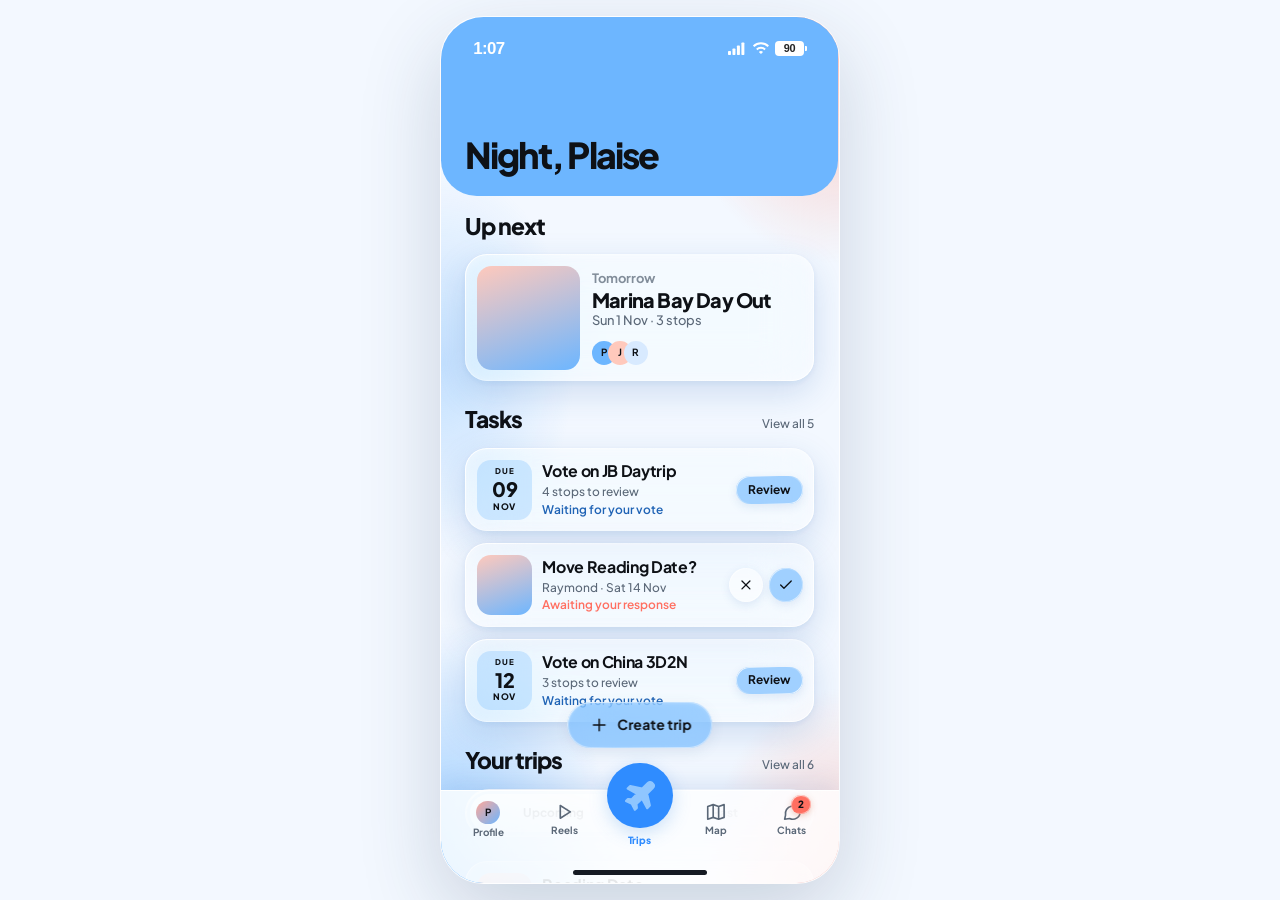
<file: index.html>
<!DOCTYPE html>
<html lang="en"><head><meta charset="utf-8">
<meta name="viewport" content="width=device-width,initial-scale=1,viewport-fit=cover">
<meta name="theme-color" content="#6DB6FF">
<title>Roam</title>
<link rel="icon" href="data:image/svg+xml,%3Csvg xmlns='http://www.w3.org/2000/svg' viewBox='0 0 10 10'%3E%3Ccircle cx='5' cy='5' r='5' fill='%236DB6FF'/%3E%3C/svg%3E">
<link rel="preconnect" href="https://fonts.googleapis.com"><link rel="preconnect" href="https://fonts.gstatic.com" crossorigin><link href="https://fonts.googleapis.com/css2?family=Plus+Jakarta+Sans:wght@400;500;600;700;800&display=swap" rel="stylesheet">

<!-- Styles: order matters, later files override earlier ones -->
<link rel="stylesheet" href="css/base.css?v=iphone17-402x874">
<link rel="stylesheet" href="css/components.css?v=topbar-action-gutter-24-20261108">
<link rel="stylesheet" href="css/shell.css">
<link rel="stylesheet" href="css/theme.css">
<link rel="stylesheet" href="css/map.css?v=pastel-streets-reference-20261110">
<link rel="stylesheet" href="css/screens.css?v=vote-fab-24px-scroll-limit-20261108">
<link rel="stylesheet" href="css/flat.css">
<link rel="stylesheet" href="css/trips.css">
<link rel="stylesheet" href="css/system.css?v=pathseg-glass-pill-20261108">
<link rel="stylesheet" href="css/liquid-glass.css">
<link rel="stylesheet" href="css/liquid-glass-v6.css?v=reels-readonly-price-rating-20261108">
<link rel="stylesheet" href="css/collections.css?v=optional-subtitle-12-20261108">
<link rel="stylesheet" href="css/pickers.css?v=calendar-availability-legend-20261108">
<!-- Shared cards-only styling: voting, rescheduling and trip variants -->
<link rel="stylesheet" href="css/card-library.css?v=vote-card-spacing-20261109">
<link rel="stylesheet" href="css/fork-card.css?v=fswap-20261108">
<link rel="stylesheet" href="css/timeline-rail.css?v=trip-itinerary-official-rail-20261108">
<!-- Desktop-only virtual keyboard in the standalone HTML prototype -->
<link rel="stylesheet" href="css/demo-keyboard.css?v=ios-key-pop-20261111">

</head>
<body>
<div id="dev">
 <svg width="0" height="0" style="position:absolute" aria-hidden="true" focusable="false"><defs><linearGradient id="heart-g" x1="0" y1="0" x2="1" y2="1"><stop offset="0" style="stop-color:var(--rose)"/><stop offset="1" style="stop-color:var(--coral-500)"/></linearGradient></defs></svg>
 <div id="sb" aria-hidden="true">
  <span class="sbt"><span id="sbt">9:15</span></span>
  <span class="sbr">
    <svg class="status-cellular" viewBox="0 0 19 13" width="19" height="13" fill="currentColor" aria-hidden="true"><rect x="0" y="9" width="3" height="4" rx=".7"/><rect x="4.5" y="6.5" width="3" height="6.5" rx=".7"/><rect x="9" y="3.6" width="3" height="9.4" rx=".7"/><rect x="13.5" y=".5" width="3" height="12.5" rx=".7"/></svg>
    <svg class="status-wifi" viewBox="0 0 18 13" width="18" height="13" fill="currentColor" aria-hidden="true"><path d="M.9 3.55A11.5 11.5 0 0 1 17.1 3.55l-1.4 1.38a9.5 9.5 0 0 0-13.4 0L.9 3.55Z"/><path d="M4.12 6.86a6.9 6.9 0 0 1 9.76 0L12.5 8.25a4.96 4.96 0 0 0-7 0L4.12 6.86Z"/><path d="M6.92 10.04a2.95 2.95 0 0 1 4.16 0L9 12.2l-2.08-2.16Z"/></svg>
    <span class="ios-battery" aria-hidden="true"><span class="ios-battery-level">90</span></span>
  </span>
 </div>
 <main id="app"></main>
 <button id="fab" data-a="newtrip" hidden>Create trip!</button>
 <button id="psave" data-a="psave" hidden></button>
 <nav id="tb" aria-label="Main"></nav>
 <div id="ly"><div class="scrim" data-a="closeLy"></div><div id="lyc" role="dialog" aria-modal="true" tabindex="-1"></div></div>
 <div id="toast" role="status" aria-live="polite"></div><div id="hi"></div>
</div>
<template data-art="fork-intro"><!-- paste your SVG here (viewBox="0 0 320 124"). Empty = built-in art. --></template>
<template data-art="fork-clear"><!-- paste your SVG here (viewBox="0 0 320 124"). Empty = built-in art. --></template>
<template data-art="fork-done"><!-- paste your SVG here (viewBox="0 0 320 124"). Empty = built-in art. --></template>

<!-- Scripts: classic scripts share one global scope, so load order matters -->
<script src="js/icons.js?v=map-header-icon-parity-20261108"></script>
<script src="js/utils.js"></script>
<script src="js/apple-emoji-local.js"></script>
<script src="js/data.js?v=marina-bay-votes-final-20261109"></script>
<script src="js/state.js?v=marina-bay-seeded-trip-20261109"></script>
<script src="js/components.js?v=macritchie-scenic-cover-20261109"></script>
<script src="js/views.js?v=new-trip-end-label-20261109"></script>
<script src="js/router.js?v=vote-fab-anchored-trips-20261108"></script>
<script src="js/actions.js?v=solo-trip-no-chat-20261111"></script>
<script src="js/fork-art.js"></script>
<script src="js/state-v3.js?v=profile-photo-state-20261108"></script>
<script src="js/map-engine.js?v=roam-light-map-20261110"></script>
<script src="js/map-screen.js?v=roam-light-map-20261110"></script>
<script src="js/chat-profile.js?v=auto-trip-chat-20261111"></script>
<script src="js/chat-replies.js?v=context-chat-20261111"></script>
<script src="js/actions-v3.js?v=context-chat-20261111"></script>
<script src="js/collections.js?v=reels-playback-controls-20261108"></script>
<script src="js/pickers.js?v=restore-travel-saved-profile-navigation-20261108"></script>
<script src="js/trips.js"></script>
<script src="js/demo-keyboard.js?v=ios-key-pop-20261111"></script>
<script src="js/main.js?v=iphone17-autofit-20261109"></script>
</body></html>
</file>
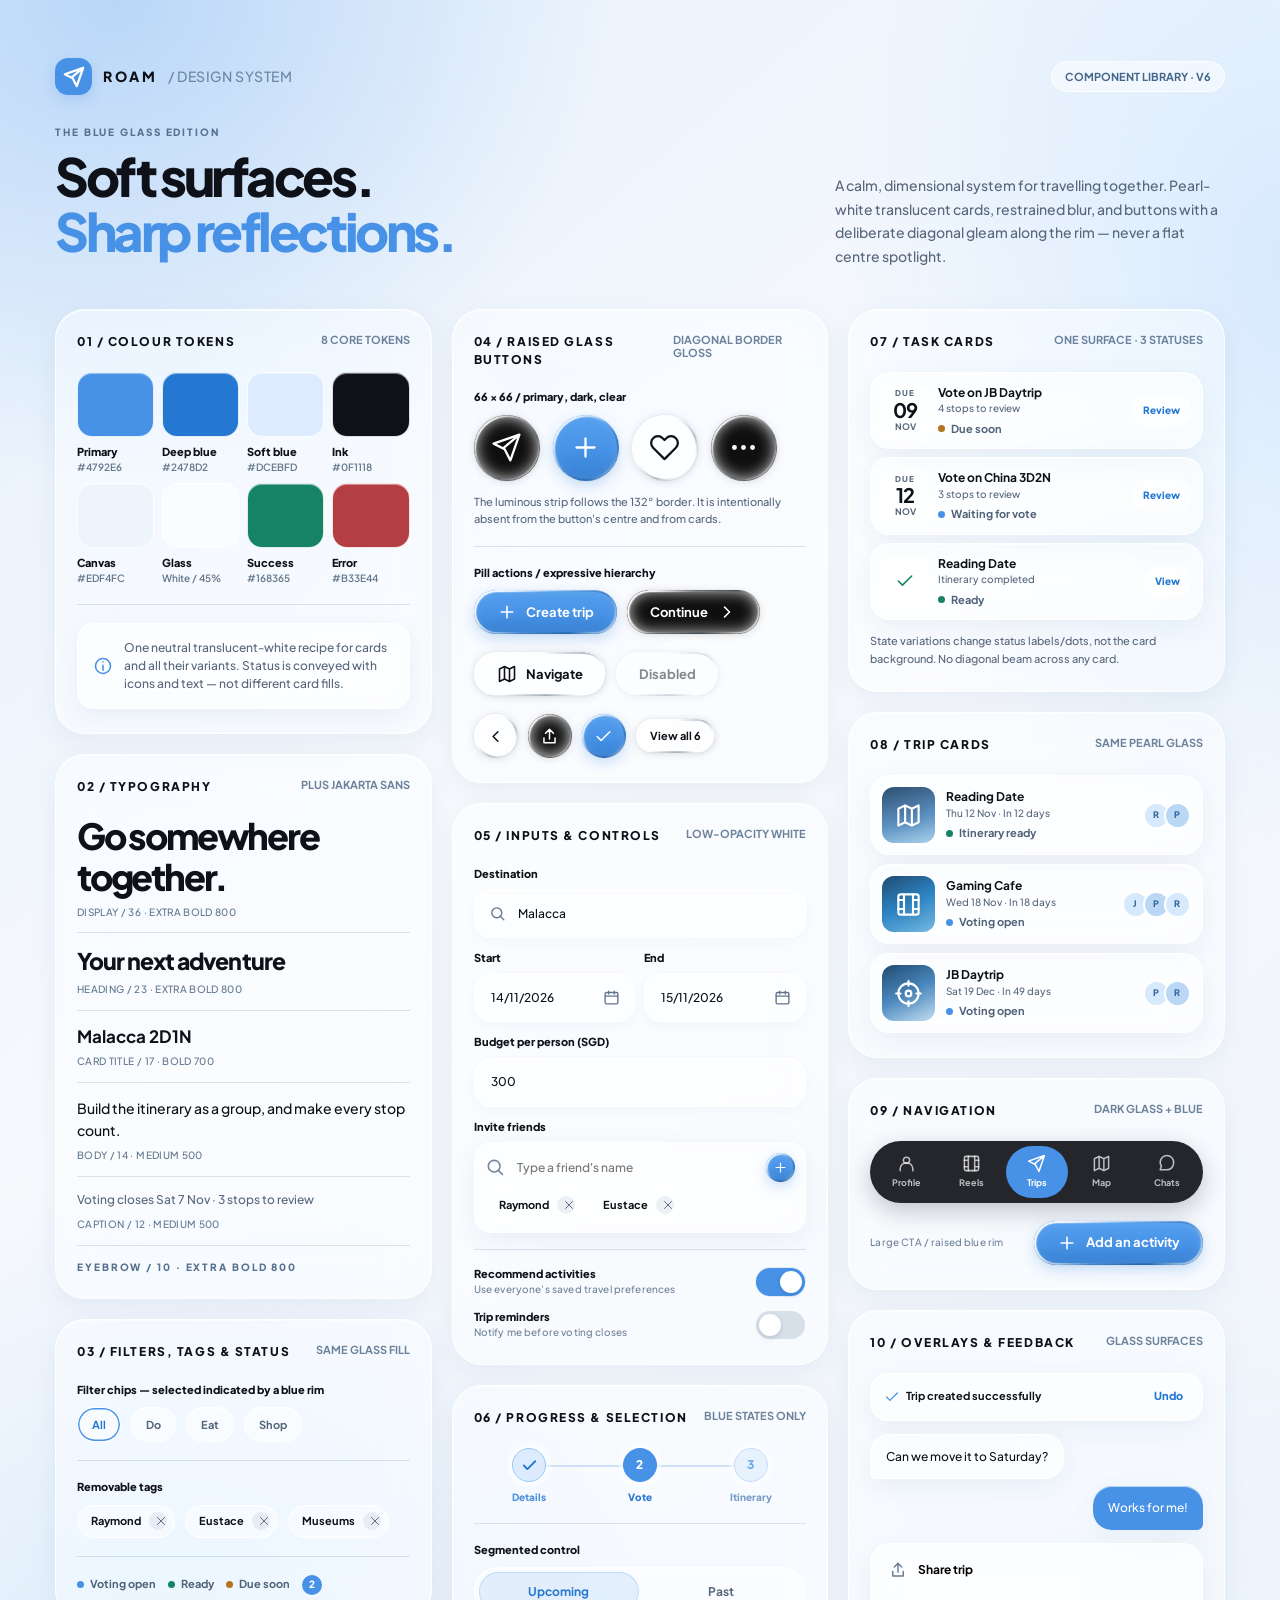
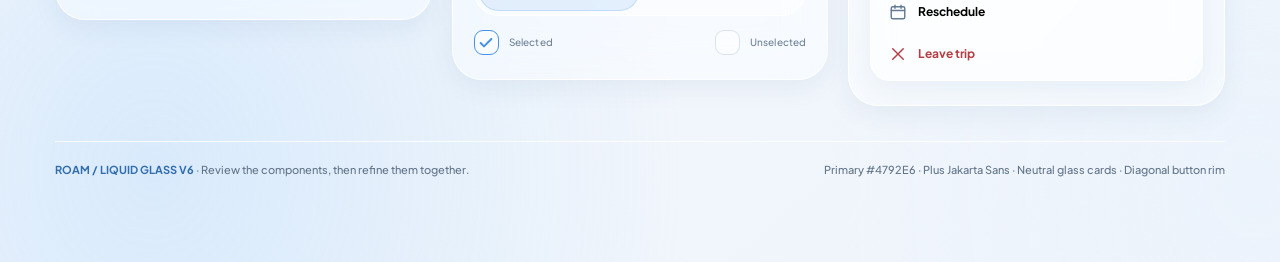
<file: docs/sticker-sheet.html>
<!doctype html>
<html lang="en">
<head>
<meta charset="utf-8">
<meta name="viewport" content="width=device-width, initial-scale=1">
<meta name="theme-color" content="#EDF4FC">
<title>Roam — Liquid Glass Sticker Sheet · Blue Edition</title>
<link rel="preconnect" href="https://fonts.googleapis.com">
<link rel="preconnect" href="https://fonts.gstatic.com" crossorigin>
<link href="https://fonts.googleapis.com/css2?family=Plus+Jakarta+Sans:wght@400;500;600;700;800&display=swap" rel="stylesheet">
<style>
/* =======================================================================
   ROAM LIQUID GLASS V6 — EDITABLE COMPONENT STICKER SHEET
   Primary #4792E6. No pink, lilac or rose palette.
   Shared neutral translucent-white surface for every passive card/state.
   66px raised buttons: diagonal SPECULAR RIM, not a centre radial shine.
   ======================================================================= */
:root{
  color-scheme:light;
  --blue:#4792E6;
  --blue-dark:#2478D2;
  --blue-pale:#DCEBFD;
  --blue-faint:#EDF5FF;
  --ink:#0F1118;
  --muted:#58677C;
  --muted-2:#8190A4;
  --canvas:#EDF4FC;
  --white:#FFFFFF;
  --glass:rgba(255,255,255,.45);
  --glass-thin:rgba(255,255,255,.32);
  --glass-strong:rgba(255,255,255,.62);
  --hairline:rgba(255,255,255,.84);
  --line:rgba(92,119,150,.20);
  --success:#168365;
  --warning:#B4751E;
  --danger:#B33E44;
  --radius:24px;
  --font:'Plus Jakarta Sans',-apple-system,BlinkMacSystemFont,'SF Pro Text',Arial,sans-serif;
}
*{box-sizing:border-box}
html{scroll-behavior:smooth}
body{margin:0;min-width:320px;background:#EAF1F9;color:var(--ink);font:500 14px/1.48 var(--font)}
button,input{font:inherit}
button{cursor:pointer}
button:focus-visible,input:focus-visible{outline:2px solid var(--blue);outline-offset:3px}
svg{width:20px;height:20px;fill:none;stroke:currentColor;stroke-width:1.9;stroke-linecap:round;stroke-linejoin:round;flex:none}
svg.big{width:30px;height:30px}
.slab{
  isolation:isolate;position:relative;overflow:hidden;
  max-width:1512px;margin:0 auto;min-height:100vh;
  background:
    radial-gradient(ellipse 42% 28% at 9% 0%,rgba(84,157,239,.31),transparent 92%),
    radial-gradient(ellipse 40% 36% at 101% 14%,rgba(171,213,255,.42),transparent 88%),
    radial-gradient(ellipse 46% 36% at 12% 95%,rgba(135,194,249,.25),transparent 90%),
    radial-gradient(ellipse 35% 28% at 98% 96%,rgba(235,243,252,.76),transparent 95%),
    linear-gradient(140deg,#E5F0FC 0%,#F7F9FD 42%,#EEF4FB 100%);
  padding:58px 55px 84px;
}
.slab:before{content:"";pointer-events:none;position:absolute;inset:0;background-image:radial-gradient(rgba(255,255,255,.5) .6px,transparent .6px);background-size:8px 8px;opacity:.12;z-index:-1}
.brandline{display:flex;justify-content:space-between;align-items:center;gap:16px;margin-bottom:25px}
.brand{display:inline-flex;align-items:center;gap:11px;font-size:14px;font-weight:800;letter-spacing:.18em}
.brandlogo{width:37px;height:37px;border-radius:13px;display:grid;place-items:center;background:var(--blue);color:#fff;box-shadow:0 5px 14px rgba(71,146,230,.23)}
.brandlogo svg{width:22px;height:22px;stroke-width:2.5}
.kicker{font-size:10px;font-weight:800;text-transform:uppercase;letter-spacing:.19em;color:#57708E}
.sheet-header{display:flex;align-items:end;justify-content:space-between;gap:36px;margin-bottom:40px}
.sheet-title{font-weight:800;font-size:clamp(36px,4.1vw,62px);line-height:1.05;letter-spacing:-.065em;margin:8px 0 10px;max-width:720px}
.sheet-title .accent{color:var(--blue)}
.sheet-intro{margin:0;color:var(--muted);font-size:14px;max-width:390px;line-height:1.7}
.version{background:rgba(255,255,255,.52);border:1px solid #fff;border-radius:999px;padding:8px 13px;color:#426588;font:700 11px var(--font)}
.grid{display:grid;grid-template-columns:repeat(3,minmax(0,1fr));gap:20px;align-items:start}
.column{display:grid;gap:20px;align-content:start;min-width:0}
/* All passive surfaces share the SAME translucent white recipe.
   They do NOT get diagonal gradients or category-specific fills. */
.panel,.surface,.task,.tripcard,.menu,.field,.popover-demo,.message,.toast,.modal-preview{
  background:var(--glass);
  border:1px solid var(--hairline);
  -webkit-backdrop-filter:blur(22px) saturate(135%);
  backdrop-filter:blur(22px) saturate(135%);
  box-shadow:inset 0 1px 0 rgba(255,255,255,.62),0 8px 26px rgba(48,86,134,.07);
}
.panel{border-radius:30px;padding:23px 21px 24px;min-width:0;overflow:hidden}
.panel-header{display:flex;justify-content:space-between;align-items:start;gap:10px;margin-bottom:21px}
.panel-title{font-size:12px;font-weight:800;letter-spacing:.13em;text-transform:uppercase;margin:0}
.panel-index{font:700 11px var(--font);color:#6C829B}
.section-note{font-size:11px;color:var(--muted);line-height:1.6;margin:12px 0 0}
.micro{font-size:10px;color:#6F8299;line-height:1.5;letter-spacing:.015em}
.label{font-size:11px;font-weight:800;margin-bottom:9px;color:var(--ink)}
.row{display:flex;gap:10px;align-items:center;flex-wrap:wrap}
.column-in{display:flex;flex-direction:column;gap:12px}
.rule{height:1px;background:var(--line);margin:18px 0}
/* PALETTE */
.palette{display:grid;grid-template-columns:repeat(4,minmax(0,1fr));gap:8px}
.swatch{min-width:0}
.swatch-color{height:65px;border-radius:15px;border:1px solid rgba(255,255,255,.86);box-shadow:inset 0 1px 0 rgba(255,255,255,.43);margin-bottom:8px}
.swatch-name{font-weight:800;font-size:11px;line-height:1.3}
.swatch-hex{font:600 10px/1.6 var(--font);color:#64778B;word-break:break-all}
.surface-mini{padding:15px;border-radius:17px;display:flex;align-items:center;gap:11px;font-size:12px;color:var(--muted)}
.surface-mini svg{color:var(--blue)}
/* TYPE */
.t-display{font-weight:800;font-size:36px;letter-spacing:-.061em;line-height:1.13}
.t-heading{font-weight:800;font-size:23px;letter-spacing:-.042em;line-height:1.22}
.t-subheading{font-weight:700;font-size:17px;line-height:1.3}
.t-body{font-weight:500;font-size:14px;line-height:1.58}
.t-caption{font-weight:500;font-size:12px;line-height:1.55;color:var(--muted)}
.type-item{border-bottom:1px solid var(--line);padding:0 0 13px;margin-bottom:14px}
.type-item:last-child{border:0;margin:0;padding:0}
.type-meta{font-size:10px;letter-spacing:.035em;color:#60778F;margin-top:7px}
/* =======================================================================
   RAISED DIAGONAL-RIM GLASS BUTTONS
   Dark recipe faithfully follows the supplied CSS layers/shadow values.
   Highlight is a MASKED diagonal border ONLY; button face stays dimensional,
   matte, and readable. No centre radial/circular highlight.
   ======================================================================= */
.liquid-btn{
  --button-face:var(--glass-strong);
  --button-text:var(--ink);
  position:relative;isolation:isolate;overflow:hidden;
  display:inline-flex;align-items:center;justify-content:center;gap:9px;
  padding:6px 16px;border:0;border-radius:999px;
  background:var(--button-face);color:var(--button-text);
  -webkit-backdrop-filter:blur(6px);backdrop-filter:blur(6px);
  box-shadow:
    0 0 2px rgba(0,0,0,.10),0 1px 8px rgba(0,0,0,.12),
    inset 1px 1px 0 -0.5px rgba(255,255,255,.88),
    inset -1px -1px 0 -0.5px rgba(27,46,69,.20),
    inset 0 0 3px rgba(255,255,255,.26),
    inset 0 0 16px rgba(255,255,255,.18);
  font-weight:700;font-size:13px;text-decoration:none;
  transition:transform .15s ease,box-shadow .15s ease;
}
.liquid-btn:before{
  content:"";pointer-events:none;position:absolute;z-index:2;inset:0;padding:1.8px;border-radius:inherit;
  background:linear-gradient(132deg,
    rgba(255,255,255,.99) 0%,
    rgba(255,255,255,.88) 17%,
    rgba(255,255,255,.12) 39%,
    rgba(18,41,69,.30) 65%,
    rgba(255,255,255,.23) 81%,
    rgba(255,255,255,.95) 100%);
  -webkit-mask:linear-gradient(#fff 0 0) content-box,linear-gradient(#fff 0 0);
  -webkit-mask-composite:xor;
  mask:linear-gradient(#fff 0 0) content-box,linear-gradient(#fff 0 0);
  mask-composite:exclude;
}
/* Localised diagonal edge glints, still constrained to the perimeter. */
.liquid-btn:after{
  content:"";pointer-events:none;position:absolute;z-index:2;inset:1px;border-radius:inherit;
  background:linear-gradient(136deg,rgba(255,255,255,.38) 0%,transparent 36%,transparent 75%,rgba(255,255,255,.13) 100%);
  -webkit-mask:linear-gradient(#fff 0 0) content-box,linear-gradient(#fff 0 0);
  -webkit-mask-composite:xor;
  mask:linear-gradient(#fff 0 0) content-box,linear-gradient(#fff 0 0);
  mask-composite:exclude;
  padding:2px;
}
.liquid-btn:hover:not(:disabled){transform:translateY(-1px)}
.liquid-btn:active:not(:disabled){transform:translateY(1px) scale(.99)}
.liquid-btn:disabled{opacity:.50;cursor:not-allowed;transform:none}
.liquid-btn.dark{
  --button-text:#FFFFFF;
  --button-face:linear-gradient(0deg,#0F0F0F,#0F0F0F),linear-gradient(0deg,rgba(51,51,51,.45),rgba(51,51,51,.45)),rgba(153,153,153,.3);
  background-blend-mode:plus-lighter,luminosity,darken;
  box-shadow:
    0 0 2px rgba(0,0,0,.10),0 1px 8px rgba(0,0,0,.12),
    inset 1px 1px 0 -.5px #333333,
    inset -1px -1px 0 -.5px #262626,
    inset 1px 1px .5px -1px #FFFFFF,
    inset -1px -1px .5px -1px #FFFFFF,
    inset 0 0 3px rgba(255,255,255,.5),
    inset 0 0 16px #F2F2F2;
}
.liquid-btn.blue{
  --button-face:linear-gradient(180deg,#56A0EE 0%,#4792E6 54%,#367FD1 100%);
  --button-text:#FFFFFF;
  box-shadow:0 0 2px rgba(17,60,103,.10),0 5px 14px rgba(39,119,212,.23),inset 1px 1px .5px rgba(255,255,255,.43),inset -1px -1px 1px rgba(0,50,104,.23),inset 0 0 12px rgba(255,255,255,.12);
}
.liquid-btn.blue:before{background:linear-gradient(132deg,rgba(255,255,255,1),rgba(255,255,255,.75) 20%,rgba(255,255,255,.09) 46%,rgba(15,80,158,.4) 73%,rgba(225,242,255,.88) 100%)}
.liquid-btn.clear{--button-face:rgba(255,255,255,.40);--button-text:var(--ink)}
.liquid-btn.pill{min-height:44px;padding:0 23px}
.liquid-btn.circle{width:66px;height:66px;padding:6px 11.5px;border-radius:34px;flex:0 0 66px}
.liquid-btn.circle svg{width:31px;height:31px;stroke-width:1.75}
.liquid-btn.mini{width:44px;height:44px;padding:0;border-radius:50%}
.liquid-btn.mini svg{width:19px;height:19px}
.liquid-btn.tiny{height:34px;padding:0 14px;font-size:11px}
.liquid-btn svg{position:relative;z-index:3}
.liquid-btn span{position:relative;z-index:3}
.button-demo{display:flex;flex-direction:column;gap:18px}
.button-samples{display:flex;align-items:center;flex-wrap:wrap;gap:13px}
.button-note{display:grid;grid-template-columns:repeat(3,1fr);gap:8px}
.button-note span{font:700 10px var(--font);color:#596C84;text-align:center}
/* MISC CONTROLS */
.chip{border:1px solid rgba(255,255,255,.83);background:var(--glass);padding:0 14px;border-radius:999px;height:35px;font-size:11px;font-weight:700;color:#54657A;display:inline-flex;align-items:center;justify-content:center;gap:7px;box-shadow:inset 0 1px 0 rgba(255,255,255,.69)}
.chip[aria-pressed="true"]{color:var(--blue-dark);box-shadow:inset 0 0 0 1.5px var(--blue),inset 0 1px 0 rgba(255,255,255,.86)}
.tag{height:33px;display:inline-flex;align-items:center;gap:8px;background:var(--glass);border:1px solid #fff;border-radius:999px;padding:0 7px 0 13px;font-size:11px;font-weight:700}
.tag button{display:grid;place-items:center;width:18px;height:18px;border:0;border-radius:50%;background:rgba(80,110,145,.10);color:var(--muted)}
.tag svg{width:12px;height:12px}
.badge{min-width:20px;height:20px;border-radius:999px;padding:0 6px;background:var(--blue);color:#fff;display:inline-flex;align-items:center;justify-content:center;font-size:10px;font-weight:800}
.status{display:inline-flex;align-items:center;gap:6px;color:#506278;font-size:11px;font-weight:700}
.status i{display:inline-block;width:7px;height:7px;border-radius:50%;background:var(--blue)}
.status.success i{background:var(--success)}
.status.warning i{background:var(--warning)}
.status.error i{background:var(--danger)}
.field-wrap{display:flex;flex-direction:column;gap:7px;min-width:0}
.field-label{font-size:11px;font-weight:800}
.field{display:flex;align-items:center;gap:10px;width:100%;height:49px;padding:0 14px;border-radius:17px;color:var(--ink);box-shadow:inset 0 1px 0 rgba(255,255,255,.65),0 4px 10px rgba(51,91,137,.035)}
.field input{width:100%;min-width:0;border:0;outline:0;background:transparent;color:var(--ink);font-size:12px}
.field input::placeholder{color:#8492A4}
.field svg{width:17px;height:17px;color:#63748C}
.field.is-error{border-color:rgba(179,62,68,.45)}
.field-row{display:grid;grid-template-columns:repeat(2,minmax(0,1fr));gap:9px}
.form-tags{display:flex;gap:6px;flex-wrap:wrap;margin-top:7px}
.switch-row{display:flex;align-items:center;justify-content:space-between;gap:14px}
.switch{appearance:none;border:1px solid rgba(255,255,255,.84);background:rgba(121,143,167,.25);border-radius:999px;width:51px;height:30px;position:relative;flex:none;transition:background .15s}
.switch:after{content:"";position:absolute;top:3px;left:3px;width:22px;height:22px;border-radius:50%;background:#fff;box-shadow:0 2px 5px rgba(23,56,91,.17);transition:transform .2s}
.switch[aria-checked="true"]{background:var(--blue)}
.switch[aria-checked="true"]:after{transform:translateX(21px)}
.checkbox{border:1px solid var(--line);background:var(--glass);border-radius:9px;width:25px;height:25px;display:grid;place-items:center;color:var(--blue)}
.checkbox.selected{border:1.5px solid var(--blue)}
.checkbox.selected svg{stroke-width:3;width:16px}
/* STEPPER: the ONLY colour family is primary blue and its pale tints. */
.stepper{display:grid;grid-template-columns:repeat(3,minmax(0,1fr));margin:7px 0 5px;position:relative}
.stepper:before{content:"";position:absolute;left:17%;right:17%;top:17px;height:2px;background:#CDE0F8;z-index:0}
.step{position:relative;z-index:1;display:flex;align-items:center;flex-direction:column;gap:8px;font-size:10px;font-weight:800;color:#7A9DC9;text-align:center}
.step .node{width:34px;height:34px;border-radius:50%;display:grid;place-items:center;border:1.5px solid #C6DCF8;background:#E7F2FF;color:#6EA9EA;font-size:12px;font-weight:800;box-shadow:0 0 0 5px rgba(255,255,255,.45)}
.step.current{color:var(--blue-dark)}
.step.current .node{background:var(--blue);border-color:var(--blue);color:#fff}
.step.done .node{background:#DCEBFD;border-color:#9BC7F5;color:var(--blue-dark)}
.step.done{color:#4D91DA}
.step .node svg{width:17px;height:17px;stroke-width:2.6}
.segment{display:flex;gap:3px;padding:4px;border:1px solid #fff;border-radius:999px;background:var(--glass);box-shadow:inset 0 1px 0 #fff}
.segment button{flex:1;border:0;background:transparent;height:39px;border-radius:999px;font-size:12px;font-weight:700;color:var(--muted)}
.segment button[aria-selected="true"]{background:rgba(71,146,230,.13);color:var(--blue-dark);box-shadow:inset 0 0 0 1px rgba(71,146,230,.2)}
/* CARDS: SAME WHITE FILL for all conditions (no diagonal highlights). */
.task{display:flex;align-items:center;gap:10px;border-radius:20px;padding:11px;margin-top:8px;min-width:0}
.dateblock{border-radius:12px;background:rgba(255,255,255,.56);width:46px;height:51px;flex:none;display:flex;flex-direction:column;justify-content:center;align-items:center;line-height:1.05}
.dateblock small{font-size:8px;letter-spacing:.12em;font-weight:800;color:var(--muted)}
.dateblock b{font-size:20px;line-height:24px;letter-spacing:-.05em}
.dateblock em{font-style:normal;font-size:9px;font-weight:700;color:var(--muted)}
.task-body,.trip-body{flex:1;min-width:0}
.task-body strong,.trip-body strong{font-size:12px;display:block;overflow:hidden;text-overflow:ellipsis;white-space:nowrap}
.task-body small,.trip-body small{display:block;color:var(--muted);font-size:10px;line-height:1.5}
.action-chip{border:0;flex:none;border-radius:999px;height:31px;padding:0 11px;background:var(--glass-strong);box-shadow:inset 0 0 0 1px rgba(255,255,255,.8);color:var(--blue-dark);font-size:10px;font-weight:800}
.tripcard{display:flex;align-items:center;gap:11px;border-radius:20px;padding:11px;margin-top:9px;min-width:0}
.cover{width:53px;height:56px;border-radius:12px;flex:none;overflow:hidden;display:grid;place-items:center;color:#fff;background:linear-gradient(165deg,#2C4F71,#5E91C3 58%,#A7D2EB)}
.cover svg{width:27px;height:27px;filter:drop-shadow(0 2px 3px rgba(0,0,0,.1))}
.avatars{display:flex;align-items:center;padding-left:5px}
.avatar{display:grid;place-items:center;border:2px solid #fff;border-radius:50%;width:27px;height:27px;background:#D7E9FC;color:#36669C;font-size:9px;font-weight:800;margin-left:-6px}
.avatar:nth-child(even){background:#BAD8F5}
/* NAV / OVERLAYS */
.tabbar{display:grid;grid-template-columns:repeat(5,minmax(0,1fr));gap:3px;border-radius:999px;background:rgba(15,17,24,.91);padding:5px;box-shadow:0 8px 24px rgba(15,24,40,.24);margin-bottom:18px}
.tabbar button{height:52px;border:0;border-radius:999px;background:transparent;color:rgba(255,255,255,.70);display:flex;flex-direction:column;align-items:center;justify-content:center;gap:3px;font-size:9px;font-weight:700}
.tabbar svg{width:19px;height:19px}
.tabbar button.active{background:var(--blue);color:#fff}
.message{padding:13px 15px;border-radius:19px 19px 19px 6px;width:fit-content;max-width:86%;font-size:12px}
.message.mine{align-self:end;border:0;background:var(--blue);color:#fff;border-radius:19px 19px 6px 19px}
.toast{border-radius:18px;padding:13px;display:flex;align-items:center;justify-content:space-between;gap:11px;font-size:11px;font-weight:700}
.toast .undo{color:var(--blue-dark);background:transparent;border:0;font-size:11px;font-weight:800}
.menu{border-radius:20px;padding:5px}
.menu button{display:flex;align-items:center;gap:11px;border:0;width:100%;padding:12px 13px;background:transparent;font-size:12px;font-weight:700;text-align:left}
.menu button svg{width:18px;height:18px;color:#657B91}
.menu button.danger{color:var(--danger)}
.menu button.danger svg{color:var(--danger)}
.under-note{margin-top:12px;color:#75879D;font-size:10px}
.footer{margin-top:35px;border-top:1px solid rgba(255,255,255,.8);padding-top:20px;display:flex;justify-content:space-between;align-items:center;gap:15px;font-size:11px;color:#63758A}
.footer b{color:#326EAE}
@media(max-width:1120px){.slab{padding:40px 28px 65px}.grid{grid-template-columns:repeat(2,minmax(0,1fr))}}
@media(max-width:680px){.slab{padding:30px 15px 48px}.sheet-header{display:block}.sheet-intro{margin-top:15px}.grid{grid-template-columns:1fr}.panel{padding:20px}.sheet-title{font-size:42px}.brandline{margin-bottom:21px}.palette{grid-template-columns:repeat(4,minmax(0,1fr))}.footer{display:block}.footer span{display:block;margin-top:6px}}
@media(prefers-reduced-motion:reduce){*,*:before,*:after{transition:none!important;scroll-behavior:auto!important}}
</style>
</head>
<body>
<!-- Minimal icon library: clean outline shapes; no raster assets required. -->
<svg xmlns="http://www.w3.org/2000/svg" style="position:absolute;width:0;height:0;overflow:hidden" aria-hidden="true">
<symbol id="i-plane" viewBox="0 0 24 24"><path d="M22 2 9.8 12.2M22 2 15 22l-4.4-8.6L2 9l20-7Z"/></symbol>
<symbol id="i-plus" viewBox="0 0 24 24"><path d="M12 5v14M5 12h14"/></symbol>
<symbol id="i-arrow" viewBox="0 0 24 24"><path d="m15 18-6-6 6-6"/></symbol>
<symbol id="i-dots" viewBox="0 0 24 24"><circle cx="5" cy="12" r="1"/><circle cx="12" cy="12" r="1"/><circle cx="19" cy="12" r="1"/></symbol>
<symbol id="i-check" viewBox="0 0 24 24"><path d="m4 12 5 5L20 6"/></symbol>
<symbol id="i-x" viewBox="0 0 24 24"><path d="M5 5 19 19M19 5 5 19"/></symbol>
<symbol id="i-pin" viewBox="0 0 24 24"><path d="M20 10c0 5-8 12-8 12S4 15 4 10a8 8 0 1 1 16 0Z"/><circle cx="12" cy="10" r="2.5"/></symbol>
<symbol id="i-calendar" viewBox="0 0 24 24"><rect x="3" y="5" width="18" height="16" rx="2"/><path d="M8 3v4M16 3v4M3 10h18"/></symbol>
<symbol id="i-search" viewBox="0 0 24 24"><circle cx="11" cy="11" r="7"/><path d="m16 16 5 5"/></symbol>
<symbol id="i-heart" viewBox="0 0 24 24"><path d="M20.8 4.8a5.2 5.2 0 0 0-7.4 0L12 6.2l-1.4-1.4a5.2 5.2 0 0 0-7.4 7.4L12 21l8.8-8.8a5.2 5.2 0 0 0 0-7.4Z"/></symbol>
<symbol id="i-send" viewBox="0 0 24 24"><path d="m21 3-7.7 18-3.1-8.2L2 9.7 21 3ZM10.2 12.8 21 3"/></symbol>
<symbol id="i-user" viewBox="0 0 24 24"><circle cx="12" cy="8" r="4"/><path d="M4 21v-2a8 8 0 0 1 16 0v2"/></symbol>
<symbol id="i-film" viewBox="0 0 24 24"><rect x="3" y="3" width="18" height="18" rx="2"/><path d="M8 3v18M16 3v18M3 8h5M3 16h5M16 8h5M16 16h5"/></symbol>
<symbol id="i-map" viewBox="0 0 24 24"><path d="m3 6 6-3 6 3 6-3v15l-6 3-6-3-6 3V6ZM9 3v15M15 6v15"/></symbol>
<symbol id="i-chat" viewBox="0 0 24 24"><path d="M21 11.5a8.5 8.5 0 0 1-8.5 8.5H4l1.6-4.7A8.5 8.5 0 1 1 21 11.5Z"/></symbol>
<symbol id="i-info" viewBox="0 0 24 24"><circle cx="12" cy="12" r="9"/><path d="M12 11v6M12 7h.01"/></symbol>
<symbol id="i-star" viewBox="0 0 24 24"><path d="m12 2 3 6.5 7 .8-5.2 4.9 1.4 7L12 17.8 5.8 21.2l1.4-7L2 9.3l7-.8L12 2Z"/></symbol>
<symbol id="i-share" viewBox="0 0 24 24"><path d="M12 15V3m0 0L7 8m5-5 5 5M5 14v6h14v-6"/></symbol>
<symbol id="i-location" viewBox="0 0 24 24"><circle cx="12" cy="12" r="9"/><circle cx="12" cy="12" r="2.5"/><path d="M12 1v4M12 19v4M1 12h4M19 12h4"/></symbol>
<symbol id="i-chevron" viewBox="0 0 24 24"><path d="m9 6 6 6-6 6"/></symbol>
</svg>
<div class="slab">
  <div class="brandline"><div class="brand"><span class="brandlogo"><svg><use href="#i-plane"/></svg></span> ROAM <span style="font-weight:500;letter-spacing:.04em;color:#6D87A2">/ DESIGN SYSTEM</span></div><span class="version">COMPONENT LIBRARY · V6</span></div>
  <header class="sheet-header">
    <div><span class="kicker">THE BLUE GLASS EDITION</span><h1 class="sheet-title">Soft surfaces.<br><span class="accent">Sharp reflections.</span></h1></div>
    <p class="sheet-intro">A calm, dimensional system for travelling together. Pearl-white translucent cards, restrained blur, and buttons with a deliberate diagonal gleam along the rim — never a flat centre spotlight.</p>
  </header>
  <div class="grid">
    <div class="column">
      <section class="panel" aria-labelledby="colour"><div class="panel-header"><h2 class="panel-title" id="colour">01 / Colour tokens</h2><span class="panel-index">8 CORE TOKENS</span></div>
        <div class="palette">
          <div class="swatch"><div class="swatch-color" style="background:#4792E6"></div><div class="swatch-name">Primary</div><div class="swatch-hex">#4792E6</div></div>
          <div class="swatch"><div class="swatch-color" style="background:#2478D2"></div><div class="swatch-name">Deep blue</div><div class="swatch-hex">#2478D2</div></div>
          <div class="swatch"><div class="swatch-color" style="background:#DCEBFD"></div><div class="swatch-name">Soft blue</div><div class="swatch-hex">#DCEBFD</div></div>
          <div class="swatch"><div class="swatch-color" style="background:#0F1118"></div><div class="swatch-name">Ink</div><div class="swatch-hex">#0F1118</div></div>
          <div class="swatch"><div class="swatch-color" style="background:#EDF4FC"></div><div class="swatch-name">Canvas</div><div class="swatch-hex">#EDF4FC</div></div>
          <div class="swatch"><div class="swatch-color" style="background:rgba(255,255,255,.45)"></div><div class="swatch-name">Glass</div><div class="swatch-hex">White / 45%</div></div>
          <div class="swatch"><div class="swatch-color" style="background:#168365"></div><div class="swatch-name">Success</div><div class="swatch-hex">#168365</div></div>
          <div class="swatch"><div class="swatch-color" style="background:#B33E44"></div><div class="swatch-name">Error</div><div class="swatch-hex">#B33E44</div></div>
        </div>
        <div class="rule"></div>
        <div class="surface surface-mini"><svg><use href="#i-info"/></svg><span>One neutral translucent-white recipe for cards and all their variants. Status is conveyed with icons and text — not different card fills.</span></div>
      </section>
      <section class="panel" aria-labelledby="type"><div class="panel-header"><h2 class="panel-title" id="type">02 / Typography</h2><span class="panel-index">PLUS JAKARTA SANS</span></div>
        <div class="type-item"><div class="t-display">Go somewhere<br>together.</div><div class="type-meta">DISPLAY / 36 · EXTRA BOLD 800</div></div>
        <div class="type-item"><div class="t-heading">Your next adventure</div><div class="type-meta">HEADING / 23 · EXTRA BOLD 800</div></div>
        <div class="type-item"><div class="t-subheading">Malacca 2D1N</div><div class="type-meta">CARD TITLE / 17 · BOLD 700</div></div>
        <div class="type-item"><div class="t-body">Build the itinerary as a group, and make every stop count.</div><div class="type-meta">BODY / 14 · MEDIUM 500</div></div>
        <div class="type-item"><div class="t-caption">Voting closes Sat 7 Nov · 3 stops to review</div><div class="type-meta">CAPTION / 12 · MEDIUM 500</div></div>
        <div class="kicker">EYEBROW / 10 · EXTRA BOLD 800</div>
      </section>
      <section class="panel" aria-labelledby="chips"><div class="panel-header"><h2 class="panel-title" id="chips">03 / Filters, tags &amp; status</h2><span class="panel-index">SAME GLASS FILL</span></div>
        <div class="label">Filter chips — selected indicated by a blue rim</div>
        <div class="row" data-select-group="filters"><button class="chip" aria-pressed="true">All</button><button class="chip" aria-pressed="false">Do</button><button class="chip" aria-pressed="false">Eat</button><button class="chip" aria-pressed="false">Shop</button></div>
        <div class="rule"></div>
        <div class="label">Removable tags</div>
        <div class="row"><span class="tag">Raymond <button aria-label="Remove Raymond" onclick="this.parentElement.remove()"><svg><use href="#i-x"/></svg></button></span><span class="tag">Eustace <button aria-label="Remove Eustace" onclick="this.parentElement.remove()"><svg><use href="#i-x"/></svg></button></span><span class="tag">Museums <button aria-label="Remove Museums" onclick="this.parentElement.remove()"><svg><use href="#i-x"/></svg></button></span></div>
        <div class="rule"></div>
        <div class="row" style="gap:12px"><span class="status"><i></i>Voting open</span><span class="status success"><i></i>Ready</span><span class="status warning"><i></i>Due soon</span><span class="badge">2</span></div>
      </section>
    </div>
    <div class="column">
      <section class="panel" aria-labelledby="buttons"><div class="panel-header"><h2 class="panel-title" id="buttons">04 / Raised glass buttons</h2><span class="panel-index">DIAGONAL BORDER GLOSS</span></div>
        <div class="label">66 × 66 / primary, dark, clear</div>
        <div class="button-samples">
          <button class="liquid-btn circle dark" aria-label="Explore"><svg class="big"><use href="#i-plane"/></svg></button>
          <button class="liquid-btn circle blue" aria-label="Add"><svg class="big"><use href="#i-plus"/></svg></button>
          <button class="liquid-btn circle clear" aria-label="Favourite"><svg class="big"><use href="#i-heart"/></svg></button>
          <button class="liquid-btn circle dark" aria-label="More options"><svg class="big"><use href="#i-dots"/></svg></button>
        </div>
        <div class="section-note">The luminous strip follows the 132° border. It is intentionally absent from the button's centre and from cards.</div>
        <div class="rule"></div>
        <div class="label">Pill actions / expressive hierarchy</div>
        <div class="button-demo"><div class="row"><button class="liquid-btn pill blue"><svg><use href="#i-plus"/></svg><span>Create trip</span></button><button class="liquid-btn pill dark"><span>Continue</span><svg><use href="#i-chevron"/></svg></button></div><div class="row"><button class="liquid-btn pill clear"><svg><use href="#i-map"/></svg><span>Navigate</span></button><button class="liquid-btn pill clear" disabled>Disabled</button></div><div class="row"><button class="liquid-btn mini clear" aria-label="Back"><svg><use href="#i-arrow"/></svg></button><button class="liquid-btn mini dark" aria-label="Share"><svg><use href="#i-share"/></svg></button><button class="liquid-btn mini blue" aria-label="Confirm"><svg><use href="#i-check"/></svg></button><button class="liquid-btn tiny clear">View all 6</button></div></div>
      </section>
      <section class="panel" aria-labelledby="fields"><div class="panel-header"><h2 class="panel-title" id="fields">05 / Inputs &amp; controls</h2><span class="panel-index">LOW-OPACITY WHITE</span></div>
        <div class="column-in">
          <label class="field-wrap"><span class="field-label">Destination</span><span class="field"><svg><use href="#i-search"/></svg><input aria-label="Destination" value="Malacca" placeholder="Choose a destination"></span></label>
          <div class="field-row"><label class="field-wrap"><span class="field-label">Start</span><span class="field"><input aria-label="Start date" value="14/11/2026"><svg><use href="#i-calendar"/></svg></span></label><label class="field-wrap"><span class="field-label">End</span><span class="field"><input aria-label="End date" value="15/11/2026"><svg><use href="#i-calendar"/></svg></span></label></div>
          <label class="field-wrap"><span class="field-label">Budget per person (SGD)</span><span class="field"><input aria-label="Budget" inputmode="numeric" value="300"></span></label>
          <div class="field-wrap"><span class="field-label">Invite friends</span><div class="surface" style="border-radius:17px;padding:10px"><div class="row" style="flex-wrap:nowrap"><svg style="color:#73859C"><use href="#i-search"/></svg><input id="friendInput" aria-label="Friend's name" placeholder="Type a friend's name" style="border:0;outline:0;background:transparent;flex:1;min-width:0;font-size:12px"><button class="liquid-btn mini blue" style="width:29px;height:29px;flex-basis:29px" onclick="addFriend()" aria-label="Add friend"><svg style="width:15px;height:15px"><use href="#i-plus"/></svg></button></div><div class="form-tags" id="friendTags"><span class="tag">Raymond <button aria-label="Remove Raymond" onclick="this.parentElement.remove()"><svg><use href="#i-x"/></svg></button></span><span class="tag">Eustace <button aria-label="Remove Eustace" onclick="this.parentElement.remove()"><svg><use href="#i-x"/></svg></button></span></div></div></div>
          <div class="rule" style="margin:4px 0"></div>
          <div class="switch-row"><div><div class="field-label" style="margin:0">Recommend activities</div><div class="micro">Use everyone's saved travel preferences</div></div><button class="switch" role="switch" aria-label="Recommend activities" aria-checked="true"></button></div>
          <div class="switch-row"><div><div class="field-label" style="margin:0">Trip reminders</div><div class="micro">Notify me before voting closes</div></div><button class="switch" role="switch" aria-label="Trip reminders" aria-checked="false"></button></div>
        </div>
      </section>
      <section class="panel" aria-labelledby="step"><div class="panel-header"><h2 class="panel-title" id="step">06 / Progress &amp; selection</h2><span class="panel-index">BLUE STATES ONLY</span></div>
        <div class="stepper" aria-label="Step 2 of 3"><div class="step done"><div class="node"><svg><use href="#i-check"/></svg></div>Details</div><div class="step current"><div class="node">2</div>Vote</div><div class="step"><div class="node">3</div>Itinerary</div></div>
        <div class="rule"></div><div class="label">Segmented control</div>
        <div class="segment" data-select-group="tabs"><button aria-selected="true">Upcoming</button><button aria-selected="false">Past</button></div>
        <div class="row" style="justify-content:space-between;margin-top:14px"><div class="row"><span class="checkbox selected"><svg><use href="#i-check"/></svg></span><span class="micro">Selected</span></div><div class="row"><span class="checkbox"></span><span class="micro">Unselected</span></div></div>
      </section>
    </div>
    <div class="column">
      <section class="panel" aria-labelledby="tasks"><div class="panel-header"><h2 class="panel-title" id="tasks">07 / Task cards</h2><span class="panel-index">ONE SURFACE · 3 STATUSES</span></div>
        <div class="task"><div class="dateblock"><small>DUE</small><b>09</b><em>NOV</em></div><div class="task-body"><strong>Vote on JB Daytrip</strong><small>4 stops to review</small><span class="status warning"><i></i>Due soon</span></div><button class="action-chip">Review</button></div>
        <div class="task"><div class="dateblock"><small>DUE</small><b>12</b><em>NOV</em></div><div class="task-body"><strong>Vote on China 3D2N</strong><small>3 stops to review</small><span class="status"><i></i>Waiting for vote</span></div><button class="action-chip">Review</button></div>
        <div class="task"><div class="dateblock"><svg style="color:var(--success)"><use href="#i-check"/></svg></div><div class="task-body"><strong>Reading Date</strong><small>Itinerary completed</small><span class="status success"><i></i>Ready</span></div><button class="action-chip">View</button></div>
        <div class="section-note">State variations change status labels/dots, not the card background. No diagonal beam across any card.</div>
      </section>
      <section class="panel" aria-labelledby="trips"><div class="panel-header"><h2 class="panel-title" id="trips">08 / Trip cards</h2><span class="panel-index">SAME PEARL GLASS</span></div>
        <div class="tripcard"><div class="cover"><svg><use href="#i-map"/></svg></div><div class="trip-body"><strong>Reading Date</strong><small>Thu 12 Nov · In 12 days</small><span class="status success"><i></i>Itinerary ready</span></div><div class="avatars"><span class="avatar">R</span><span class="avatar">P</span></div></div>
        <div class="tripcard"><div class="cover" style="background:linear-gradient(155deg,#204A71,#2D85C5,#75B8DF)"><svg><use href="#i-film"/></svg></div><div class="trip-body"><strong>Gaming Cafe</strong><small>Wed 18 Nov · In 18 days</small><span class="status"><i></i>Voting open</span></div><div class="avatars"><span class="avatar">J</span><span class="avatar">P</span><span class="avatar">R</span></div></div>
        <div class="tripcard"><div class="cover" style="background:linear-gradient(155deg,#204A71,#4B89BF,#C2DDF1)"><svg><use href="#i-location"/></svg></div><div class="trip-body"><strong>JB Daytrip</strong><small>Sat 19 Dec · In 49 days</small><span class="status"><i></i>Voting open</span></div><div class="avatars"><span class="avatar">P</span><span class="avatar">R</span></div></div>
      </section>
      <section class="panel" aria-labelledby="nav"><div class="panel-header"><h2 class="panel-title" id="nav">09 / Navigation</h2><span class="panel-index">DARK GLASS + BLUE</span></div>
        <div class="tabbar" data-select-group="navbar"><button><svg><use href="#i-user"/></svg>Profile</button><button><svg><use href="#i-film"/></svg>Reels</button><button class="active"><svg><use href="#i-plane"/></svg>Trips</button><button><svg><use href="#i-map"/></svg>Map</button><button><svg><use href="#i-chat"/></svg>Chats</button></div>
        <div class="row" style="justify-content:space-between"><span class="micro">Large CTA / raised blue rim</span><button class="liquid-btn pill blue"><svg><use href="#i-plus"/></svg><span>Add an activity</span></button></div>
      </section>
      <section class="panel" aria-labelledby="feedback"><div class="panel-header"><h2 class="panel-title" id="feedback">10 / Overlays &amp; feedback</h2><span class="panel-index">GLASS SURFACES</span></div>
        <div class="toast"><span class="row" style="gap:6px"><svg style="color:var(--blue);width:16px"><use href="#i-check"/></svg>Trip created successfully</span><button class="undo">Undo</button></div>
        <div class="column-in" style="gap:7px;margin:13px 0"><div class="message">Can we move it to Saturday?</div><div class="message mine">Works for me!</div></div>
        <div class="menu"><button><svg><use href="#i-share"/></svg>Share trip</button><button><svg><use href="#i-calendar"/></svg>Reschedule</button><button class="danger"><svg><use href="#i-x"/></svg>Leave trip</button></div>
      </section>
    </div>
  </div>
  <footer class="footer"><div><b>ROAM / LIQUID GLASS V6</b> · Review the components, then refine them together.</div><span>Primary #4792E6 · Plus Jakarta Sans · Neutral glass cards · Diagonal button rim</span></footer>
</div>
<script>
/* Small demos are intentionally functional for design-system review. */
document.querySelectorAll('[data-select-group]').forEach(group=>{
  group.querySelectorAll('button').forEach(button=>button.addEventListener('click',()=>{
    group.querySelectorAll('button').forEach(b=>{
      if(group.dataset.selectGroup==='filters')b.setAttribute('aria-pressed',String(b===button));
      else if(group.dataset.selectGroup==='tabs')b.setAttribute('aria-selected',String(b===button));
      else b.classList.toggle('active',b===button);
    });
  }));
});
document.querySelectorAll('.switch').forEach(button=>button.addEventListener('click',()=>button.setAttribute('aria-checked',String(button.getAttribute('aria-checked')!=='true'))));
const friendInput=document.getElementById('friendInput');
function addFriend(){const name=friendInput.value.trim().slice(0,30);if(!name)return;const wrap=document.createElement('span');wrap.className='tag';wrap.append(document.createTextNode(name+' '));const close=document.createElement('button');close.setAttribute('aria-label','Remove '+name);close.textContent='×';close.onclick=()=>wrap.remove();wrap.append(close);document.getElementById('friendTags').append(wrap);friendInput.value='';friendInput.focus()}
friendInput.addEventListener('keydown',e=>{if(e.key==='Enter'){e.preventDefault();addFriend()}});
</script>
</body>
</html>
</file>
<file: css/base.css>
/* =========================================================
   1. TOKENS: signage black/white + MTA line colours, Helvetica
   ========================================================= */
:root{color-scheme:light;
--white:#FFFFFF;--black:#000000;--bg:#FFFFFF;--s1:#F6F6F4;--s2:#EEEEEB;--s3:#DCDCD8;--tx2:#5C5C5C;--tx3:#8A8A8A;
--red:#EE352E;--green:#00933C;--blue:#0039A6;--orange:#FF6319;--yellow:#FCCC0A;--lime:#6CBE45;--brown:#996633;--purple:#B933AD;--grey:#A7A9AC;--teal:#00ADD0;
--ac:var(--yellow);--r1:8px;--r2:12px;--r3:20px;--shadow:0 6px 20px rgba(0,0,0,.18);--ease:cubic-bezier(.32,.72,0,1);
--font:"Helvetica Neue",Helvetica,Arial,"Nimbus Sans",system-ui,sans-serif}
/* a "line" = a colour + the text colour that sits on it (set --lc / --lt on any parent) */
.l-red,.l-green,.l-blue,.l-orange,.l-brown,.l-purple{--lt:var(--white)}.l-yellow,.l-lime,.l-grey,.l-teal{--lt:var(--black)}
.l-red{--lc:var(--red)}.l-green{--lc:var(--green)}.l-blue{--lc:var(--blue)}.l-orange{--lc:var(--orange)}.l-yellow{--lc:var(--yellow)}.l-lime{--lc:var(--lime)}.l-brown{--lc:var(--brown)}.l-purple{--lc:var(--purple)}.l-grey{--lc:var(--grey)}.l-teal{--lc:var(--teal)}
/* =========================================================
   2. BASE + TYPE
   ========================================================= */
*{box-sizing:border-box;margin:0;-webkit-tap-highlight-color:transparent}
body{font:400 15px/22px var(--font);color:var(--black);background:#E6E6E2;min-height:100vh;display:grid;place-items:center}
button,input,textarea{font:inherit;color:inherit}button{background:none;border:0;cursor:pointer;text-align:inherit;padding:0}button:disabled{opacity:.35;cursor:not-allowed}
[hidden]{display:none!important}:focus-visible{outline:2px solid var(--blue);outline-offset:2px}
::-webkit-scrollbar{display:none}*{scrollbar-width:none}
@media(prefers-reduced-motion:reduce){*{transition:none!important;animation:none!important}}
h1{font:700 30px/34px var(--font);letter-spacing:-.03em}h2{font:700 22px/28px var(--font);letter-spacing:-.02em}h3{font:700 16px/22px var(--font)}b{font-weight:700}
.cap{font-size:13px;line-height:18px;color:var(--tx2)}.sm{font-size:12px;line-height:16px}.err{color:var(--red);font-weight:700}.eyebrow{font-size:12px;line-height:16px;font-weight:700;text-transform:uppercase;letter-spacing:.08em;color:var(--black)}
.pad{padding:0 24px}.gr{flex:1;min-width:0}.mt{margin-top:10px}
/* iPhone 17 / 17 Pro logical viewport: 402 × 874 CSS pixels.
   Desktop preview zoom is calculated in main.js so the entire device fits. */
#dev{width:402px;height:874px;position:relative;overflow:hidden;background:var(--bg);border:1px solid #BDBDB8;border-radius:44px;box-shadow:0 24px 60px rgba(0,0,0,.18)}
@media(max-width:480px){body{display:block;background:var(--bg)}#dev{width:100vw;height:100dvh;border:0;border-radius:0;box-shadow:none}}
#sb{position:absolute;top:0;left:0;right:0;height:50px;z-index:70;display:flex;justify-content:space-between;align-items:center;padding:14px 30px 0;font-weight:700;font-size:14px;pointer-events:none}
#hi{position:absolute;bottom:8px;left:50%;margin-left:-67px;width:134px;height:5px;border-radius:3px;background:var(--black);z-index:70;pointer-events:none}
</file>
<file: css/components.css>
/* =========================================================
   3. COMPONENTS (each has one JS builder of the same name)
   ========================================================= */
/* Bullet + Cover: the route bullet is the brand mark */
.bl{display:inline-grid;place-items:center;flex:none;width:28px;height:28px;border-radius:50%;background:var(--lc);color:var(--lt);font-weight:700;font-size:15px;line-height:1}.bl.s{width:20px;height:20px;font-size:11px}.bl.l{width:40px;height:40px;font-size:22px}
.cover{--cz:52px;width:var(--cz);height:var(--cz);flex:none;background:var(--black);display:grid;place-items:center;border-radius:6px}.cover .bl{width:62%;height:62%;font-size:calc(var(--cz)*.34)}
/* Reusable diagonal fallback for image slots without a photo (also visible beneath failed images). */
#dev .img-fallback{background:linear-gradient(135deg,var(--rose) 0%,var(--coral-500) 52%,var(--amber) 100%)}
.z-xs{--cz:40px}.z-s{--cz:56px;border-radius:6px 0 0 6px}.z-m{--cz:52px}.z-l{--cz:128px;border-radius:10px}.z-xl{--cz:188px;border-radius:12px;box-shadow:var(--shadow)}
/* Avatar + Stack */
.av{width:32px;height:32px;flex:none;border-radius:50%;display:inline-grid;place-items:center;font-weight:700;font-size:12px;background:var(--lc);color:var(--lt)}.av.big{width:40px;height:40px;font-size:15px}.av.xl{width:104px;height:104px;font-size:44px}.av.tab{width:24px;height:24px;font-size:10px}
.st{display:inline-flex}.st .av{width:24px;height:24px;font-size:10px;box-shadow:0 0 0 2px var(--bg)}.st .av+.av{margin-left:-8px}
/* Button / IconButton / Pill / Tag */
.btn{height:48px;padding:0 24px;border-radius:999px;background:var(--black);color:var(--white);font-weight:700;display:inline-flex;align-items:center;justify-content:center;gap:8px;width:100%;transition:transform .1s,background .15s}.btn:active{transform:scale(.98)}
.btn.y{background:var(--ac);color:var(--black)}.btn.sec{background:var(--s2);color:var(--black)}.btn.out{background:transparent;box-shadow:inset 0 0 0 1.5px var(--black);color:var(--black)}.btn.dg{background:transparent;color:var(--red);box-shadow:inset 0 0 0 1.5px var(--red)}.btn.sm2{height:36px;padding:0 16px;font-size:13px;width:auto}
.ib{width:44px;height:44px;flex:none;border-radius:50%;display:grid;place-items:center;transition:background .15s}.ib:active{background:var(--s2)}.ib.f{background:var(--s2)}
.play{width:56px;height:56px;border-radius:50%;background:var(--ac);color:var(--black);display:grid;place-items:center;flex:none;transition:transform .1s}.play:active{transform:scale(.94)}
.pill{height:32px;padding:0 14px;border-radius:999px;background:var(--s2);font-weight:700;font-size:13px;display:inline-flex;align-items:center;gap:6px;flex:none;white-space:nowrap}.pill.on{background:var(--black);color:var(--white)}.pill:active{transform:scale(.97)}
.pills{display:flex;gap:8px;padding:0 24px;overflow-x:auto}.chips{display:flex;gap:8px;flex-wrap:wrap}
.tag{height:24px;padding:0 10px;border-radius:999px;font-size:12px;font-weight:700;display:inline-flex;align-items:center;gap:4px;background:var(--s2);flex:none}.tag.ok{background:var(--green);color:var(--white)}
.dotc{width:8px;height:8px;border-radius:50%;display:inline-block;margin-right:6px}.dotc.ok{background:var(--green)}.dotc.wait{background:var(--orange)}.dotc.off{background:var(--tx3)}
/* Field / Input / Switch */
.in,.fld{width:100%;height:48px;border-radius:var(--r1);background:var(--s2);border:1.5px solid transparent;padding:0 14px}.in:focus{outline:none;border-color:var(--black);background:var(--white)}.in.bad{border-color:var(--red)}textarea.in{height:auto;padding:12px 14px;resize:none}
.fld{display:flex;align-items:center;gap:10px;height:52px;color:var(--tx2);font-weight:500;background:var(--white);box-shadow:0 4px 16px rgba(0,0,0,.14)}.fld.hl{box-shadow:inset 0 0 0 2px var(--black),0 4px 16px rgba(0,0,0,.14);color:var(--black);font-weight:700}.fld .bl{background:var(--ac);color:var(--black)}
.lb{font-weight:700;font-size:13px;margin-bottom:6px;display:block}.sw{width:48px;height:28px;border-radius:999px;background:var(--s3);position:relative;flex:none;transition:background .2s}.sw::after{content:"";position:absolute;left:3px;top:3px;width:22px;height:22px;border-radius:50%;background:var(--white);transition:transform .2s var(--ease)}.sw.on{background:var(--black)}.sw.on::after{transform:translateX(20px)}
/* Row / Section / TopBar / Empty / Banner / Sign */
.row{display:flex;align-items:center;gap:12px;width:100%;padding:8px 24px;text-align:left;min-height:64px}.row:active{background:var(--s1)}div.row:active{background:none}
.row .gr b,.row .gr .cap{display:block;overflow:hidden;text-overflow:ellipsis;white-space:nowrap}.row.wrap .gr b{white-space:normal;display:-webkit-box;-webkit-line-clamp:2;-webkit-box-orient:vertical}
div.sec{display:flex;justify-content:space-between;align-items:baseline;padding:28px 24px 12px}div.sec button{font-size:12px;font-weight:500;line-height:16px;color:var(--muted)}
/* Shared page headers: align the left action (X / Back) with the 24px
   content gutter used by form fields and cards. Symmetric padding keeps
   the middle title visually centred without changing icon button size. */
.top{display:grid;grid-template-columns:44px 1fr 44px;align-items:center;padding:4px 24px 0;min-height:50px}.top .tt{text-align:center}.hd{padding:8px 24px 4px}
.empty{margin:0 24px;padding:24px 16px;border-radius:var(--r2);background:var(--s1);text-align:center;display:flex;flex-direction:column;gap:4px;align-items:center}
.ban{margin:16px 24px 0;padding:16px;border-radius:var(--r2);background:var(--s1);display:flex;flex-direction:column;gap:12px}.ban .r{display:flex;gap:12px;align-items:center}
.sign{display:flex;align-items:center;gap:12px;background:var(--black);color:var(--white);border-radius:var(--r2);padding:12px 14px}.sign .cap{color:#CFCFCF}.sign .ib{color:var(--white)}.sign .ib:active{background:#2A2A2A}
.si{width:40px;height:40px;border-radius:var(--r1);background:var(--s2);display:grid;place-items:center;flex:none}
/* Tile (home grid) + Feature card */
.grid2{display:grid;grid-template-columns:1fr 1fr;gap:8px;padding:0 24px;margin-top:12px}.tile{display:flex;align-items:center;gap:10px;background:var(--s1);border-radius:6px;overflow:hidden;height:56px;padding-right:8px;text-align:left}.tile:active{background:var(--s2)}.tile b{font-size:13px;line-height:17px;display:-webkit-box;-webkit-line-clamp:2;-webkit-box-orient:vertical;overflow:hidden}
.feat{margin:0 24px;padding:16px;border-radius:var(--r2);background:color-mix(in srgb,var(--lc) 16%,var(--white));display:flex;gap:16px;align-items:flex-start;width:calc(100% - 48px);text-align:left}
/* Stepper: a mini subway line */
.step{display:flex;padding:20px 24px 4px}.stp{flex:1;display:flex;flex-direction:column;align-items:center;gap:6px;position:relative;font-size:12px;line-height:14px;font-weight:700;color:var(--tx3)}
.stp::before{content:"";position:absolute;top:10px;left:-50%;right:50%;height:4px;background:var(--s3)}.stp:first-child::before{display:none}
.stp.done::before,.stp.on::before{background:var(--lc,var(--black))}.stp.lock::before{background:var(--s3)}
.sd{width:24px;height:24px;border-radius:50%;background:var(--white);border:3px solid var(--s3);display:grid;place-items:center;font-size:11px;position:relative;z-index:1;color:var(--tx3)}
.stp.done .sd{background:var(--lc,var(--black));border-color:var(--lc,var(--black));color:var(--lt,var(--white))}.stp.on .sd{border-color:var(--black);background:var(--ac);color:var(--black)}.stp.on{color:var(--black)}
/* Vote row */
.vt{display:flex;align-items:center;gap:4px}.vt .cap{width:16px;text-align:center}.vb{width:36px;height:36px;border-radius:50%;background:var(--s2);display:grid;place-items:center}.vb[aria-pressed=true].up{background:var(--green);color:var(--white)}.vb[aria-pressed=true].dn{background:var(--red);color:var(--white)}
.dock{margin-top:auto;position:sticky;bottom:92px;padding:16px 24px 12px;background:linear-gradient(rgba(255,255,255,0),var(--white) 28%);z-index:5}.dock.low{bottom:0;padding-bottom:28px}
.lockc{margin:16px 24px 0;padding:24px 16px;border-radius:var(--r2);background:var(--s1);display:flex;flex-direction:column;align-items:center;text-align:center;gap:8px}.segs{display:flex;gap:4px;width:100%;margin-top:4px}.segs i{flex:1;height:6px;border-radius:3px;background:var(--s3)}.segs i.on{background:var(--lc,var(--black))}
/* Timeline: stops are stations on the trip's line */
.tl{list-style:none;display:flex;flex-direction:column;padding:0 24px}.tn{display:flex;align-items:center;gap:14px;min-height:44px;padding:4px 0;text-align:left}.tn[data-a]{cursor:pointer}
.nd{width:28px;height:28px;flex:none;border-radius:50%;background:var(--white);border:3px solid var(--lc);display:grid;place-items:center;font-size:12px;font-weight:700;position:relative;z-index:1}
.tn.org .nd{width:16px;height:16px;margin:6px;border-color:var(--black);background:var(--black)}.tn.cur .nd{background:var(--lc);color:var(--lt);transform:scale(1.18)}.tn.done .nd{background:var(--black);border-color:var(--black);color:var(--white)}
.tc{display:flex;align-items:center;gap:14px;height:34px}.tc .ln{position:relative;width:28px;height:100%;flex:none}.tc .ln::after{content:"";position:absolute;left:11px;width:6px;top:-3px;bottom:-3px;background:var(--lc)}.tc.done .ln::after{background:var(--black)}.tc .cap{display:flex;gap:4px;align-items:center}
</file>
<file: css/shell.css>
/* =========================================================
   4. APP SHELL: screens, tab bar, FAB, layers, toast
   ========================================================= */
/* Create trip! sits 16px above the Trips button (which rises 120px). */
#dev{--fab-b:136px}
.scr{position:absolute;inset:0;padding-top:50px;overflow-y:auto;background:var(--bg);transform:translateX(100%);visibility:hidden;transition:transform .32s var(--ease),visibility 0s .32s}
.scr.on{transform:none;visibility:visible;transition:transform .32s var(--ease),visibility 0s}.scr.under{transform:translateX(-20%);visibility:hidden}.nt .scr{transition:none!important}
.instant .scr,.instant #tb{transition:none!important}
.scr.nos,.scr.rls{overflow:hidden;padding:0}.scr.flex{display:flex;flex-direction:column;padding-bottom:24px}
.pg{min-height:100%;display:flex;flex-direction:column;padding-bottom:128px}.pg>*{flex:none}
.wash{background:linear-gradient(color-mix(in srgb,var(--lc) 34%,var(--white)),var(--bg));margin-top:-50px;padding-top:50px}.hero{display:flex;justify-content:center;padding:8px 24px 20px}
.acts{display:flex;align-items:center;gap:4px;padding:12px 12px 0 18px}
#tb{position:absolute;bottom:0;left:0;right:0;height:84px;padding:0 8px 28px;background:var(--bg);border-top:1px solid var(--s3);display:grid;grid-template-columns:repeat(5,1fr);z-index:20;transition:transform .3s var(--ease)}#tb.off{transform:translateY(120px)}
#tb button{display:flex;flex-direction:column;align-items:center;gap:3px;padding-top:9px;font-size:10px;line-height:12px;font-weight:700;color:var(--tx3);position:relative}
#tb .ti{position:relative;display:grid}#tb .on .av{box-shadow:0 0 0 2px var(--teal)}
#tb .ctr{padding-top:44px}#tb .circ{position:absolute;left:50%;top:-26px;margin-left:-32px;width:64px;height:64px;border-radius:50%;background:var(--ac);color:var(--black);border:4px solid var(--bg);display:grid;place-items:center;transition:transform .1s,background .2s}
#tb .ctr:active .circ{transform:scale(.94)}#tb .ctr.on .circ{background:var(--black);color:var(--ac)}
.bdg{position:absolute;right:-9px;top:-5px;min-width:16px;height:16px;padding:0 4px;border-radius:999px;background:var(--red);color:var(--white);font-size:10px;line-height:16px;font-weight:700;text-align:center;font-style:normal;box-shadow:0 0 0 2px var(--bg)}.bdg.dot{min-width:9px;width:9px;height:9px;padding:0;right:-4px;top:-3px}
#fab,#psave{position:absolute;left:50%;bottom:var(--fab-b);transform:translateX(-50%);z-index:22;height:44px;padding:0 18px;border-radius:999px;background:var(--black);color:var(--white);font-weight:700;display:inline-flex;align-items:center;justify-content:center;gap:8px;box-shadow:var(--shadow);white-space:nowrap;transition:transform .1s}#fab:active,#psave:active{transform:translateX(-50%) scale(.96)}#fab .bl{background:var(--ac);color:var(--black)}
#ly{position:absolute;inset:0;z-index:40;visibility:hidden;transition:visibility 0s .3s}#ly.open{visibility:visible;transition:none}
.scrim{position:absolute;inset:0;background:rgba(0,0,0,.4);opacity:0;transition:opacity .25s}.open .scrim{opacity:1}
#lyc{position:absolute;background:var(--white);outline:none}#lyc.sheet{left:0;right:0;bottom:0;max-height:92%;border-radius:var(--r3) var(--r3) 0 0;transform:translateY(105%);transition:transform .36s var(--ease);display:flex;flex-direction:column}.open #lyc.sheet{transform:none}
/* Open and close activity details immediately; retain normal animation for other sheets. */
#lyc.sheet.activity-sheet{transform:none;transition:none}
#ly:has(#lyc.activity-sheet){transition:none}
#ly:has(#lyc.activity-sheet) .scrim{transition:opacity .1s}
/* The three-dot trip options menu is a static overlay: no drag handle or swipe-up animation. */
#lyc.menu{left:0;right:0;bottom:0;max-height:92%;border-radius:var(--r3) var(--r3) 0 0;display:flex;flex-direction:column;opacity:0;transition:opacity .14s ease}
.open #lyc.menu{opacity:1}
#lyc.menu .lyb{padding-top:14px}
#lyc.dlg{left:28px;right:28px;top:50%;border-radius:16px;opacity:0;transform:translateY(-46%) scale(.96);transition:opacity .2s,transform .28s var(--ease)}.open #lyc.dlg{opacity:1;transform:translateY(-50%)}
.lyb{overflow:auto;padding:0 0 28px;display:flex;flex-direction:column}.dlg .lyb{padding:24px;gap:8px}
.grab{height:20px;flex:none;display:grid;place-items:center;cursor:grab;touch-action:none}.grab::before{content:"";width:36px;height:4px;border-radius:2px;background:var(--s3)}
.mh{display:flex;gap:14px;align-items:center;padding:8px 24px 16px;border-bottom:1px solid var(--s2);margin-bottom:6px}.mi{display:flex;align-items:center;gap:16px;width:100%;padding:12px 24px;min-height:56px;font-weight:700;font-size:16px;text-align:left}.mi:active{background:var(--s1)}.mi.dg,.mi.dg svg{color:var(--red)}
#toast{position:absolute;top:54px;left:16px;right:16px;z-index:60;background:var(--black);color:var(--white);font-weight:700;font-size:14px;padding:12px 16px;border-radius:var(--r2);display:flex;justify-content:space-between;align-items:center;gap:12px;opacity:0;transform:translateY(-16px);pointer-events:none;transition:.25s var(--ease);box-shadow:var(--shadow)}#toast.on{opacity:1;transform:none;pointer-events:auto}#toast button{color:var(--ac);font-weight:700;padding:8px;margin:-8px}
/* map */
.mapbg,.mb{position:absolute;inset:0;width:100%;height:100%}.mapbg svg{width:100%;height:100%}.mb{pointer-events:none}.mb polyline{fill:none;vector-effect:non-scaling-stroke;stroke-linecap:round;stroke-linejoin:round}
.rc{stroke:var(--white);stroke-width:11}.rl{stroke:var(--lc);stroke-width:6}.rl.dash{stroke-dasharray:1 11;stroke-width:6}.rt{stroke:var(--black);stroke-width:6}.rh{stroke:transparent;stroke-width:22;pointer-events:stroke;cursor:pointer}
.pin{position:absolute;transform:translate(-50%,-50%);z-index:2;display:grid;place-items:center;transition:transform .25s var(--ease)}
.pin.b{width:32px;height:32px;border-radius:50%;background:var(--lc);color:var(--lt);border:3px solid var(--white);font-weight:700;font-size:14px;box-shadow:0 2px 8px rgba(0,0,0,.35)}.pin.b.cand{background:var(--white);color:var(--black);border-color:var(--lc)}
.pin.d{width:14px;height:14px;border-radius:50%;background:var(--white);border:3px solid var(--lc);box-shadow:0 1px 4px rgba(0,0,0,.3)}
.pin.stn{width:30px;height:30px;border-radius:50%;background:var(--white);border:3px solid var(--lc);color:var(--black);font-weight:700;font-size:12px;box-shadow:0 2px 6px rgba(0,0,0,.3)}.pin.stn.cur{background:var(--lc);color:var(--lt);transform:translate(-50%,-50%) scale(1.25);z-index:3}.pin.stn.done{background:var(--black);border-color:var(--black);color:var(--white)}
.pl{position:absolute;transform:translate(-50%,-48px);z-index:4;background:var(--black);color:var(--white);border-radius:6px;padding:4px 8px;font-weight:700;font-size:12px;white-space:nowrap}
.you{position:absolute;width:18px;height:18px;margin:-9px 0 0 -9px;border-radius:50%;background:var(--blue);border:3px solid var(--white);box-shadow:0 0 0 8px rgba(0,57,166,.2);z-index:2}
.mtop{position:absolute;top:56px;left:16px;right:16px;z-index:4;display:flex;gap:8px}.mtop .fld{padding:0 16px}.mtop input{flex:1;background:none;border:0;outline:none;height:100%}
.chip{display:inline-flex;align-items:center;gap:8px;height:44px;padding:0 16px 0 12px;border-radius:999px;background:var(--white);box-shadow:0 4px 16px rgba(0,0,0,.2);font-weight:700}
.msh{--pk:240px;position:absolute;left:0;right:0;bottom:84px;height:600px;background:var(--white);border-radius:var(--r3) var(--r3) 0 0;box-shadow:0 -4px 24px rgba(0,0,0,.14);transform:translateY(calc(100% - var(--pk)));transition:transform .4s var(--ease);display:flex;flex-direction:column;z-index:15}.msh.nav{--pk:300px}.msh.x{transform:none}
#mc{flex:1;overflow:auto;padding:0 0 24px;display:flex;flex-direction:column;gap:12px}#mc .pad{display:flex;flex-direction:column;gap:12px}
/* reels / chat / profile */
.rfeed{height:100%;overflow-y:auto;scroll-snap-type:y mandatory}.rv{height:100%;scroll-snap-align:start;position:relative;padding:100px 24px 124px;display:flex;flex-direction:column;justify-content:flex-end;gap:12px;background:var(--lc);color:var(--lt)}.rv h1{font-size:36px;line-height:40px;max-width:280px;color:var(--white)}.rv .cap{color:inherit;opacity:.85;max-width:270px}.rv .big{position:absolute;top:120px;left:24px;opacity:.35}.rv .pills{padding:0}.rv .pill{background:rgba(0,0,0,.22);color:inherit}.rv .btn{max-width:200px}
.rail{position:absolute;right:12px;bottom:140px;display:flex;flex-direction:column;gap:6px;align-items:center}.rail .ib{background:rgba(0,0,0,.22);color:inherit}.rail .ib[aria-pressed=true]{background:var(--black);color:var(--white)}
.rtg{position:absolute;top:56px;left:0;right:0;z-index:5;display:flex;gap:8px;padding:0 24px}.rtg .pill{background:rgba(0,0,0,.28);color:var(--white)}.rtg .pill.on{background:var(--white);color:var(--black)}
.bd2{min-width:20px;height:20px;border-radius:999px;background:var(--red);color:var(--white);font-size:11px;font-weight:700;display:grid;place-items:center;padding:0 6px}
.msgs{flex:1;overflow:auto;padding:0 24px;display:flex;flex-direction:column;gap:8px}.m{display:flex;flex-direction:column;align-items:flex-start;gap:2px;max-width:80%}.m.me{align-self:flex-end;align-items:flex-end}
.bub{background:var(--s2);border-radius:18px 18px 18px 4px;padding:9px 14px}.me .bub{background:var(--black);color:var(--white);border-radius:18px 18px 4px 18px}
.comp{display:flex;gap:10px;padding:12px 16px 0;align-items:center}.comp .in{border-radius:999px}
.typ{display:inline-flex;gap:4px;padding:5px 0}.typ i{width:7px;height:7px;border-radius:50%;background:var(--tx3);animation:bn 1s infinite}.typ i:nth-child(2){animation-delay:.15s}.typ i:nth-child(3){animation-delay:.3s}@keyframes bn{50%{transform:translateY(-4px)}}
</file>
<file: css/theme.css>
/* =========================================================
   5. SPOTIFY LIGHT x APPLE: soft surfaces, no outlines, one accent
   ========================================================= */
:root{--black:#121212;--s1:#F7F7F7;--s2:#F0F0F0;--s3:#DEDEDE;--tx2:#6A6A6A;--tx3:#9A9A9A;
--red:#E5484D;--green:#2E9E5B;--blue:#3E63DD;--orange:#F2711C;--yellow:#F5C000;--lime:#A8D63A;--brown:#A97C5A;--purple:#8E5AD0;--grey:#8B8D98;--teal:#0FA3C7;
--ac:#00C6AE;--r1:10px;--r2:14px;--r3:20px;--shadow:0 10px 28px rgba(0,0,0,.18);
--font:-apple-system,BlinkMacSystemFont,"SF Pro Text","Inter","Helvetica Neue",Arial,system-ui,sans-serif}
.l-red,.l-green,.l-blue,.l-orange,.l-brown,.l-purple,.l-grey,.l-teal{--lt:var(--white)}.l-yellow,.l-lime{--lt:var(--black)}
body{background:#ECECEC;letter-spacing:-.005em}
h1{font-weight:800;font-size:28px;line-height:34px;letter-spacing:-.02em}h2{font-weight:700;font-size:22px;line-height:28px;letter-spacing:-.015em}b{font-weight:700}
.eyebrow{text-transform:none;letter-spacing:0;font-size:13px;font-weight:700;color:inherit;opacity:.75}
#dev{box-shadow:0 30px 80px rgba(0,0,0,.22)}
/* covers read like album art */
.cover{background:var(--lc);border-radius:8px}.cover .bl{background:none;color:var(--lt);width:auto;height:auto;font-size:calc(var(--cz)*.46);font-weight:800}
.z-s{border-radius:6px 0 0 6px}.z-l{border-radius:14px;box-shadow:0 10px 28px rgba(0,0,0,.2)}.feat .cover{background:var(--lc)}
.feat{background:color-mix(in srgb,var(--lc) 14%,var(--white))}
/* buttons, chips */
.btn{height:50px;background:var(--ac);color:var(--black);font-weight:700}.btn.y{background:var(--ac)}.btn.sec,.btn.out{background:var(--s2);color:var(--black);box-shadow:none}.btn.dg{background:#FDECEC;color:var(--red);box-shadow:none}.btn:disabled{background:var(--s2);color:var(--tx3);opacity:1}
.play{background:var(--ac)}.pill{font-weight:600}.tag{font-weight:600}.tag.ok{background:#DDF6EE;color:#0B6B55}.sw.on{background:var(--ac)}.vb[aria-pressed=true].up{background:var(--ac);color:var(--black)}
.tile{background:var(--s2)}.fld{box-shadow:0 2px 14px rgba(0,0,0,.10);font-weight:500}.fld.hl{background:var(--coral-t);box-shadow:0 2px 14px rgba(0,0,0,.10);color:var(--black)}
.in:focus{border-color:var(--ac);background:var(--white)}.me .bub{background:var(--ac);color:var(--black)}
/* stepper */
.sd{border:2px solid var(--s3);color:var(--tx3)}.stp.done .sd{background:var(--lc,var(--ac));border-color:var(--lc,var(--ac));color:var(--lt,var(--black))}.stp.on .sd{background:var(--black);border-color:var(--black);color:var(--white)}
.tc .ln::after{width:4px;left:12px}
/* trip detail header: cover colour washes into white, like an album page */
.th{background:linear-gradient(color-mix(in srgb,var(--lc) 42%,var(--white)),var(--white));margin-top:-50px;padding:50px 0 8px}
.thd{display:flex;gap:16px;align-items:flex-end;padding:8px 24px 0}.thd .gr{padding-bottom:4px}.thd h1{font-size:30px;line-height:35px;overflow-wrap:anywhere}.thd .dt{font-weight:600;font-size:15px;color:var(--tx2);margin-top:6px}
.tact{display:flex;gap:12px;align-items:center;padding:22px 24px 0}
.gob{flex:1;height:56px;border-radius:999px;background:var(--dusk);color:var(--bg);font-weight:700;font-size:17px;display:flex;gap:8px;align-items:center;justify-content:center;transition:transform .1s}.gob:active{transform:scale(.97)}.gob:disabled{background:var(--s2);color:var(--tx3);opacity:1;transform:none}
.kb{width:56px;height:56px;flex:none;border-radius:50%;background:var(--s2);display:grid;place-items:center;transition:transform .1s,background .15s}.kb:active{transform:scale(.95);background:var(--s3)}
.meta{display:flex;align-items:center;gap:10px;padding:16px 24px 0}
/* map sheet: the current stop is the hero, the next one sits right below */
.msh.nav{--pk:290px}.nvs{font-weight:600;font-size:15px;line-height:21px}.lk{font-weight:700;color:var(--blue);padding:4px 2px}
.nv{padding-top:14px}.nv .tdone{display:flex;align-items:center;gap:8px;padding:0 0 10px 6px;font-weight:600;font-size:13px;color:var(--tx2)}
.nv .tn{min-height:48px}.nv .tn.cur{margin:6px 0}.nv .tn.cur .nd{transform:scale(1.3);background:var(--lc);color:var(--lt);box-shadow:0 0 0 4px color-mix(in srgb,var(--lc) 25%,transparent)}
.nv .cc{flex:1;min-width:0;display:flex;align-items:center;gap:10px;padding:14px 12px 14px 16px;min-height:76px;border-radius:16px;background:color-mix(in srgb,var(--lc) 14%,var(--white));text-align:left;margin-left:4px}
.nv .cc b{font-size:19px;line-height:24px}button.cc:active{transform:scale(.98)}
.nv .arr{width:40px;height:40px;border-radius:50%;background:var(--ac);color:var(--black);display:grid;place-items:center;flex:none}
.nv .tn.nx .gr b{font-size:16px}.nv .tn.rest{opacity:.5}
/* reels: TikTok-style centred feed switch, rail raised, info pill */
.rtg{top:54px;justify-content:center;align-items:center;gap:0;padding:0}
.rtg::before{content:"";position:absolute;left:0;right:0;top:-54px;height:130px;background:linear-gradient(rgba(0,0,0,.3),transparent);z-index:-1;pointer-events:none}
.rtg button{position:relative;padding:8px 14px;font-weight:700;font-size:17px;color:#fff;opacity:.62;text-shadow:0 1px 8px rgba(0,0,0,.3)}.rtg button.on{opacity:1}
.rtg button.on::after{content:"";position:absolute;left:50%;bottom:0;width:22px;height:3px;margin-left:-11px;border-radius:2px;background:#fff}.rtg .sp{width:1px;height:14px;background:rgba(255,255,255,.5)}
.rail{bottom:250px;gap:20px}.rail .ib{width:48px;height:48px;backdrop-filter:blur(8px);-webkit-backdrop-filter:blur(8px)}
.rinfo{align-self:flex-start;height:44px;padding:0 18px 0 14px;border-radius:999px;background:var(--white);color:var(--white);font-weight:700;display:inline-flex;align-items:center;gap:8px;box-shadow:0 4px 16px rgba(0,0,0,.18);transition:transform .1s}.rinfo:active{transform:scale(.96)}
/* place info + compare overlay */
.mh{border-bottom:0}.iimg{position:relative;aspect-ratio:16/10;border-radius:18px;background:var(--lc);color:var(--lt);display:grid;place-items:center;overflow:hidden}.iimg>svg{opacity:.4}
.loc{position:absolute;left:10px;top:10px;max-width:calc(100% - 20px);background:rgba(255,255,255,.94);color:var(--black);border-radius:999px;height:28px;padding:0 12px 0 8px;display:flex;gap:4px;align-items:center;font-weight:700;font-size:12px;white-space:nowrap;overflow:hidden}.loc span{overflow:hidden;text-overflow:ellipsis}
.dots{position:absolute;bottom:10px;left:0;right:0;display:flex;gap:6px;justify-content:center}.dots i{width:6px;height:6px;border-radius:50%;background:currentColor;opacity:.4}.dots i:first-child{opacity:1}
.kv{display:grid;grid-template-columns:84px 1fr;gap:12px;align-items:baseline;margin-top:20px}.kv dt{color:var(--tx2);font-weight:600;font-size:13px}.kv dd{margin:0;font-weight:600}
.stars{display:inline-flex;gap:2px;align-items:center;color:#F5B400}.stars .c{color:var(--tx2);font-size:13px;font-weight:600;margin-left:6px}
.cmp{display:grid;grid-template-columns:1fr 1fr;gap:12px;padding:8px 24px 0}.cp{position:relative;border-radius:20px;padding:12px;background:color-mix(in srgb,var(--lc) 13%,var(--white));display:flex;flex-direction:column;gap:12px;min-width:0}
.cp .n{font-size:15px;line-height:19px;padding-right:20px}.cp .iimg{aspect-ratio:4/3;border-radius:12px}.cp .ds{font-size:13px;line-height:18px;font-weight:500}.cp .stars .c{margin-left:4px}
.win{position:absolute;top:-8px;right:-6px;width:34px;height:34px;border-radius:50%;background:var(--yellow);color:var(--black);display:grid;place-items:center;box-shadow:0 4px 12px rgba(0,0,0,.2)}
.ck{margin-top:4px}
/* =========================================================
   6. PALETTE "LAGOON": teal (go), sun (rating), coral (social), dusk (info) on black ink
   ========================================================= */
:root{--teal:#00C6AE;--teal-m:#61E4C5;--teal-t:#D6FCF7;--tink:#007A6A;--sun:#FFBD12;--sun-m:#FFD465;--sun-t:#FFF4CC;--coral:#FF89BB;--coral-m:#FFC7DE;--coral-t:#FFF3F8;--dusk:#1947E6;--dusk-m:#8094FF;--dusk-t:#E9E7FC;--ac:var(--teal);
--font:"Plus Jakarta Sans",-apple-system,BlinkMacSystemFont,"SF Pro Text","Helvetica Neue",Arial,system-ui,sans-serif}
.l-red{--lc:#FF89BB}.l-green{--lc:#00C6AE}.l-blue{--lc:#8094FF}.l-orange{--lc:#FFBD12}.l-yellow{--lc:#FFD465}.l-lime{--lc:#61E4C5}.l-brown{--lc:#FFC7DE}.l-purple{--lc:#A9B6FF}.l-grey{--lc:#D6FCF7}.l-teal{--lc:#61E4C5}
.l-red,.l-green,.l-blue,.l-orange,.l-yellow,.l-lime,.l-brown,.l-purple,.l-grey,.l-teal{--lt:#18191F}
:focus-visible{outline-color:var(--tink)}.lk{color:var(--tink)}
body{letter-spacing:0}h1{font-size:30px;line-height:35px;letter-spacing:-.03em}h2{font-size:20px;line-height:26px;font-weight:800;letter-spacing:-.02em}.thd h1{font-size:28px;line-height:33px}
/* selection = tint to solid */
.pill{background:var(--coral-t);color:var(--black)}.pill.on{background:var(--coral-m);color:var(--black)}
#tb .ti svg{stroke:#6A6A6A}#tb .on .ti svg{fill:var(--sun-m)}
#tb .circ{width:72px;height:72px;margin-left:-36px;top:-36px;background:var(--teal-t);color:var(--teal);}
#tb .ctr:active .circ{transform:translateY(3px);box-shadow:0 1px 0 var(--tink)}#tb .ctr.on .circ{background:var(--teal);color:var(--teal-t)}
#fab{background:var(--coral);color:var(--bg);padding:0 24px}
.feat{background:var(--lc);color:var(--lt);box-shadow:0 12px 28px color-mix(in srgb,var(--lc) 45%,transparent)}.feat .cap{color:inherit;opacity:.8}
.th{background:linear-gradient(color-mix(in srgb,var(--lc) 55%,var(--white)),var(--white))}
/* photos */
.cover{position:relative;overflow:hidden;background:var(--lc)}.cover img,.iimg>img{position:absolute;inset:0;width:100%;height:100%;object-fit:cover}
.iimg{background:var(--lc)}.iimg .loc,.iimg .dots{z-index:1}.dots{color:#fff}
.rv{color:#fff}.rv>img{position:absolute;inset:0;width:100%;height:100%;object-fit:cover;z-index:0}
.rv::after{content:"";position:absolute;inset:0;z-index:1;pointer-events:none;background:linear-gradient(rgba(0,0,0,.35),rgba(0,0,0,0) 28%,rgba(0,0,0,0) 45%,rgba(0,0,0,.72))}
.rv>*:not(img):not(.rail){position:relative;z-index:2}.rail{z-index:3}.rv .cap{color:#fff;opacity:.92}.rv .pill{background:rgba(0,0,0,.35);color:#fff}
/* tag component: thin grey outline, no fill, x to remove, add-tag input */
.tbx{background:var(--s2);border-radius:16px;padding:4px 14px 12px}.tin{display:flex;align-items:center;gap:8px;height:48px;color:var(--tx2)}.tip{flex:1;min-width:0;height:100%;background:none;border:0;outline:none;font-weight:500}
.tpl{width:32px;height:32px;border-radius:50%;background:var(--teal-t);color:var(--black);display:grid;place-items:center;flex:none}.tpl:active{background:var(--teal-m)}
.tags{display:flex;flex-wrap:wrap;gap:8px;padding-top:4px}
.tag2{display:inline-flex;align-items:center;gap:4px;height:32px;padding:0 6px 0 14px;border-radius:999px;border:1px solid #B4B7C2;font-size:13px;font-weight:600}.tag2 button{width:22px;height:22px;display:grid;place-items:center;border-radius:50%;color:var(--tx2)}.tag2 button:active{background:var(--s3)}
/* chat room keeps the tab bar */
#s-thread.flex{padding-bottom:92px}.comp{padding-bottom:8px}
/* reschedule request row */
.rq{flex-wrap:wrap}.rqa{display:flex;gap:8px;width:100%;padding-left:52px;margin-top:4px}.rqa .btn{flex:1;width:auto;min-width:0;padding:0 12px}
/* budget slider */
.rg{-webkit-appearance:none;appearance:none;width:100%;height:28px;background:none;margin:4px 0 0}
.rg::-webkit-slider-runnable-track{height:6px;border-radius:3px;background:linear-gradient(to right,var(--ac) var(--v,15%),var(--s3) var(--v,15%))}
.rg::-moz-range-track{height:6px;border-radius:3px;background:var(--s3)}.rg::-moz-range-progress{height:6px;border-radius:3px;background:var(--ac)}
.rg::-webkit-slider-thumb{-webkit-appearance:none;width:28px;height:28px;border-radius:50%;background:var(--white);margin-top:-11px;box-shadow:0 2px 10px rgba(0,0,0,.3)}
.rg::-moz-range-thumb{width:28px;height:28px;border:0;border-radius:50%;background:var(--white);box-shadow:0 2px 10px rgba(0,0,0,.3)}
.rgl{display:flex;justify-content:space-between;font-size:12px;font-weight:600;color:var(--tx3);margin-top:2px}
/* =========================================================
   7. GUMMY SYSTEM v3. No borders anywhere.
      Blue + white text = actions · Teal / light teal = accents · Pink = tags
      Depth comes from soft fills, an inner highlight and a soft drop shadow.
   ========================================================= */
:root{--dusk:#1947E6;--dusk-d:#1238B5;--dusk-t:#E9EDFF;--teal:#00C6AE;--teal-m:#61E4C5;--teal-t:#D6FCF7;--teal-tt:#EEFDFB;--ink:#18191F;
--tag:#FFC6DF;--tag-d:#FF9EC8;--tag-ink:#5A0F34;--alert:#F0483E;--fork:#FFC93C;
--s1:#F6F7FA;--s2:#EEF0F5;--s3:#DCE0E9;--tx2:#5B6070;--tx3:#8A8F9E;
--gum:inset 0 -3px 0 rgba(24,25,31,.16),inset 0 2px 0 rgba(255,255,255,.34)}
/* --- Button: blue + white text. Sizes: lg 52 / sm2 36 / xs 28 --- */
.btn{height:52px;border-radius:999px;background:var(--dusk);color:#fff;font-weight:700;font-size:16px;box-shadow:var(--gum),0 8px 18px rgba(25,71,230,.26);transition:transform .12s,box-shadow .12s,background .15s}
.btn:active{transform:translateY(2px);box-shadow:inset 0 -1px 0 rgba(24,25,31,.16),inset 0 2px 0 rgba(255,255,255,.3),0 3px 8px rgba(25,71,230,.22)}
.btn.y{background:var(--dusk);color:#fff}
.btn.sec,.btn.out{background:var(--dusk-t);color:var(--dusk);box-shadow:inset 0 -3px 0 rgba(25,71,230,.14)}.btn.sec:active{box-shadow:inset 0 -1px 0 rgba(25,71,230,.14)}
.btn.dg{background:#FDEBEC;color:#BE2B31;box-shadow:inset 0 -3px 0 rgba(190,43,49,.14)}
.btn:disabled{background:var(--s2);color:var(--tx3);box-shadow:none;opacity:1;transform:none}
.btn.sm2{height:36px;padding:0 16px;font-size:13px;box-shadow:var(--gum),0 4px 10px rgba(25,71,230,.2)}.btn.sec.sm2{box-shadow:inset 0 -2px 0 rgba(25,71,230,.14)}
.btn.xs{height:28px;padding:0 12px;font-size:12px;width:auto;box-shadow:var(--gum)}
.btn.row2{justify-content:space-between;padding:0 8px 0 22px}
/* --- Icon button --- */
.ib{background:transparent}.ib.f{background:var(--s2)}.ib.t{background:var(--teal-t)}.ib.p{background:var(--dusk);color:#fff;box-shadow:var(--gum)}.ib.xs{width:32px;height:32px}
.top .ib{background:rgba(255,255,255,.62)}
/* --- Filter pill: light teal -> teal --- */
.pill{background:var(--teal-tt);color:var(--ink);font-weight:700;box-shadow:inset 0 -2px 0 rgba(0,198,174,.2)}
.pill.on{background:var(--teal);color:#042A25;box-shadow:inset 0 -2px 0 rgba(0,0,0,.14),inset 0 1px 0 rgba(255,255,255,.3)}
/* --- Tag: pink, always --- */
.tag{height:24px;padding:0 10px;border-radius:999px;background:var(--tag);color:var(--tag-ink);font-size:12px;font-weight:700;display:inline-flex;align-items:center;gap:4px;flex:none;box-shadow:inset 0 -2px 0 rgba(90,15,52,.1);white-space:nowrap}
.tag.ok{background:var(--tag);color:var(--tag-ink)}.tag.d{background:var(--tag-d)}
.tag2{height:34px;padding:0 6px 0 14px;border:0;background:var(--tag);color:var(--tag-ink);font-weight:700;box-shadow:inset 0 -2px 0 rgba(90,15,52,.12)}
.tag2 button{background:rgba(255,255,255,.6);color:var(--tag-ink);width:22px;height:22px}.tag2 button:active{background:#fff}
.tbx{background:var(--s1);border-radius:20px}.tin{color:var(--tx2)}.tpl{background:var(--teal);color:#042A25;box-shadow:var(--gum)}.tpl:active{background:var(--teal-m)}
.nb{min-width:19px;height:19px;padding:0 5px;border-radius:999px;background:var(--alert);color:#fff;font:800 11px/19px var(--font);text-align:center;display:inline-block}
/* --- Inputs --- */
.in{height:52px;border:0;border-radius:16px;background:var(--s2);padding:0 16px;font-weight:500;transition:box-shadow .15s,background .15s}.in:focus{outline:none;background:#fff;box-shadow:0 0 0 3px rgba(0,198,174,.5)}
.in.bad{background:#FFF1F1;box-shadow:0 0 0 2px #E5484D}textarea.in{height:auto;padding:14px 16px;line-height:22px}
.fi{display:flex;align-items:center;gap:10px;height:52px;padding:0 16px;border-radius:16px;background:var(--s2);color:var(--tx2);transition:box-shadow .15s,background .15s;width:100%}
.fi:focus-within{background:#fff;box-shadow:0 0 0 3px rgba(0,198,174,.5)}.fi input,.fi select{flex:1;min-width:0;height:100%;background:none;border:0;outline:none;color:var(--ink);font-weight:500;font-size:15px}
.fi.sr{border-radius:999px;box-shadow:0 4px 16px rgba(24,25,31,.08);background:#fff}.fi.sr:focus-within{box-shadow:0 0 0 3px rgba(0,198,174,.5)}
.fi .x{width:28px;height:28px;border-radius:50%;background:var(--s2);display:grid;place-items:center;color:var(--tx2);flex:none}
.fi.sel{padding-right:10px}.fi.sel select{-webkit-appearance:none;appearance:none;font-weight:600;cursor:pointer}.chev{width:32px;height:32px;border-radius:11px;background:var(--teal);color:#042A25;display:grid;place-items:center;flex:none;box-shadow:var(--gum);pointer-events:none}
/* --- Toggle --- */
.sw{width:52px;height:30px;background:#D3D8E3;box-shadow:inset 0 2px 4px rgba(24,25,31,.14)}.sw::after{width:24px;height:24px;top:3px;left:3px;box-shadow:0 2px 5px rgba(24,25,31,.28)}.sw.on{background:var(--teal)}.sw.on::after{transform:translateX(22px)}
/* --- Radio + Checkbox --- */
.rd,.cx{display:flex;align-items:center;gap:14px;width:100%;padding:12px 24px;min-height:60px;text-align:left}.rd:active,.cx:active{background:var(--s1)}
.rdo,.cbx{width:26px;height:26px;flex:none;background:var(--s2);display:grid;place-items:center;box-shadow:inset 0 2px 3px rgba(24,25,31,.1);transition:background .15s,transform .15s;color:transparent}
.rdo{border-radius:50%}.cbx{border-radius:9px}
.rd[aria-checked=true] .rdo{background:var(--teal);box-shadow:var(--gum)}.rd[aria-checked=true] .rdo::after{content:"";width:10px;height:10px;border-radius:50%;background:#fff}
.cx[aria-checked=true] .cbx{background:var(--teal);color:#042A25;box-shadow:var(--gum)}
.rd .gr b,.cx .gr b{display:block}
/* --- Segment control --- */
.seg{display:flex;gap:2px;padding:4px;border-radius:999px;background:var(--s2)}
.seg button{flex:1;min-width:0;height:40px;padding:0 8px;border-radius:999px;font-weight:700;font-size:14px;text-align:center;color:var(--tx2);transition:background .2s,color .2s;white-space:nowrap;overflow:hidden;text-overflow:ellipsis}
.seg button[aria-checked=true]{background:var(--teal);color:#042A25;box-shadow:var(--gum)}
/* --- Stepper (qty) --- */
.qty{display:inline-flex;align-items:center;gap:6px;padding:4px;border-radius:999px;background:var(--s2)}
.qty button{width:38px;height:38px;border-radius:50%;background:var(--teal);color:#042A25;display:grid;place-items:center;box-shadow:var(--gum);transition:transform .1s}.qty button:active{transform:scale(.92)}.qty button:disabled{background:var(--s3);box-shadow:none;color:var(--tx3)}
.qty output{min-width:34px;text-align:center;font-weight:800;font-size:17px}
/* --- Pager dots --- */
.dots{gap:5px}.dots i{width:6px;height:6px;border-radius:99px;background:#fff;opacity:.6;transition:width .2s}.dots i:first-child{width:18px;opacity:1;background:var(--teal-m)}
/* --- Slider --- */
.rg::-webkit-slider-thumb{box-shadow:0 3px 10px rgba(24,25,31,.28),inset 0 -2px 0 rgba(24,25,31,.08)}
/* --- Tab bar --- */
#tb{border-top:0;box-shadow:0 -10px 30px rgba(24,25,31,.07)}#tb .on{color:var(--ink)}#tb .on .ti svg{fill:var(--teal-m);stroke:var(--ink)}
#tb .ctr.on .circ{background:var(--teal);color:#042A25}
.bdg{background:var(--alert)}.bd2{background:var(--alert)}
/* --- Floating actions --- */
#fab,#psave{background:var(--dusk);color:#fff;height:52px;padding:0 26px;font-size:16px;}
#psave:disabled{background:var(--s2);color:var(--tx3);box-shadow:var(--gum);opacity:1}
.gob{background:var(--dusk);color:#fff;box-shadow:var(--gum),0 8px 18px rgba(25,71,230,.26)}.gob:disabled{background:var(--s2);color:var(--tx3);box-shadow:none}
.kb{background:var(--s2)}
/* --- Trip stepper + timeline: filled, no rings --- */
.sd{border:0;background:var(--s2);color:var(--tx3)}.stp.done .sd{background:var(--teal);color:#042A25}.stp.on .sd{background:var(--dusk);color:#fff}
.stp::before{height:4px;border-radius:2px;background:var(--s2)}.stp.done::before,.stp.on::before{background:var(--teal)}.stp.lock::before{background:var(--s2)}
.nd{border:0;background:color-mix(in srgb,var(--lc) 34%,#fff);color:var(--ink)}.tn.org .nd{background:var(--ink)}.tn.cur .nd{background:var(--lc);color:var(--lt)}.tn.done .nd{background:var(--ink);color:#fff}
.tc .ln::after{border-radius:2px}
.tn .tag{margin-left:6px;vertical-align:1px}
/* --- Cards without outlines --- */
.empty{background:var(--s1)}.ban{background:var(--s1)}.si{background:var(--s2)}
.tile{background:var(--s2)}.tile:active{background:var(--s3)}
.fld{box-shadow:0 6px 18px rgba(24,25,31,.1)}.fld.hl{box-shadow:0 6px 18px rgba(24,25,31,.1)}
.chip{box-shadow:0 6px 18px rgba(24,25,31,.14)}

/* keep the last item on Trips clear of the floating Create trip! button */
#s-trips .pg{padding-bottom:200px}
/* reel videos: sit above the photo, below the gradient + UI; fade in once actually playing */
.rv>video.rvid{position:absolute;inset:0;width:100%;height:100%;object-fit:cover;z-index:0;opacity:0;transition:opacity .3s;background:transparent}.rv>video.rvid.on{opacity:1}
</file>
<file: css/map.css>
/* =========================================================
   8. MAP (real tiles + overlays)
   ========================================================= */
/* Sunrise Frost map palette, shared by routes, badges and path chips.
   Keep the OSM map's natural pastel greens, blue waterways, cream streets
   and grey labels. Only soften contrast; avoid greyscale desaturation. */
.mp{
  --map-color:var(--sky-400);
  position:absolute;inset:0;overflow:hidden;touch-action:none;cursor:grab;
  background:radial-gradient(circle at 30% 20%,#F8F6F0,#E6EFF1);
}
.mp.drag{cursor:grabbing}
.mp .tone-coral{--map-color:var(--coral-500);--map-badge-ink:var(--ink)}
.mp .tone-amber{--map-color:var(--amber);--map-badge-ink:var(--ink)}
.mp .tone-rose{--map-color:var(--rose)}
.mp .tone-sky5{--map-color:var(--sky-500)}
.mp .tone-duo{--map-badge:linear-gradient(135deg,var(--coral-300),var(--sky-500))}
.mp .tone-inactive{--map-color:#A9B1C0;--map-badge-ink:var(--ink)}
.mp .tone-done{--map-color:var(--ink)}
.mpl{position:absolute;inset:0;will-change:transform}
.mp-t{position:absolute;inset:0;overflow:visible}.mp-t img{position:absolute;display:block;max-width:none;opacity:0;transition:opacity .3s;user-select:none;-webkit-user-drag:none;filter:saturate(1.15) contrast(.93) brightness(1.035)}.mp-t img.ld{opacity:1}
.mp-r{position:absolute;inset:0;width:100%;height:100%;overflow:visible;pointer-events:none}
.mp-r path{fill:none;stroke-linecap:round;stroke-linejoin:round}.mp-r .rh{stroke:transparent;stroke-width:28;pointer-events:stroke;cursor:pointer}
.route-main{stroke:var(--map-color)}
.route-edge{stroke:color-mix(in srgb,var(--map-color),var(--ink) 25%)}
.tone-duo .route-main{stroke:url(#route-duo)}
.tone-duo .route-edge{stroke:url(#route-duo-edge)}
.route-coral{stop-color:var(--coral-300)}
.route-sky{stop-color:var(--sky-400)}
.route-coral-edge{stop-color:color-mix(in srgb,var(--coral-300),var(--ink) 25%)}
.route-sky-edge{stop-color:color-mix(in srgb,var(--sky-400),var(--ink) 25%)}
.mp-p{position:absolute;inset:0;pointer-events:none}.mp-p>button{pointer-events:auto}
.mp-fade{position:absolute;left:0;right:0;top:0;height:170px;background:linear-gradient(rgba(255,255,255,.92),rgba(255,255,255,.55) 55%,rgba(255,255,255,0));pointer-events:none}
.mp-attr{position:absolute;left:12px;bottom:96px;padding:3px 7px;border-radius:7px;font-size:10px;line-height:14px;color:#475569;background:rgba(248,251,255,.84);-webkit-backdrop-filter:blur(8px);backdrop-filter:blur(8px);pointer-events:none;z-index:1}
:root{--coral-400:#FF8B7D}
.pn{
  position:absolute;width:57.5px;height:66.7px;margin:0;transform:translate(-50%,-100%);
  filter:drop-shadow(0 5px 7px rgba(30,60,110,.22));transition:transform .2s var(--ease);
}
.pn:active{transform:translate(-50%,-100%) scale(.94)}
.pn.sel{transform:translate(-50%,-100%) scale(1.2);z-index:9999!important}
.pn.editing{--pin-glass:var(--coral-400)}
.pn.editing .pn-face{background:linear-gradient(160deg,rgba(255,139,125,.82),rgba(255,139,125,.5))}
.pn.dim{opacity:.55}
/* The pin shape is applied as a scalable SVG mask, not clip-path:path(). path() is fixed in CSS px and is not
   reliably applied to backdrop-filter at fractional zoom / device-pixel ratios, which made the frosted gradient
   spill outside the pin when zoomed out. A mask scales with the element (100% 100%) and clips the backdrop too. */
.pn-face{
  position:absolute;inset:0;
  -webkit-mask:url("data:image/svg+xml,%3Csvg xmlns='http://www.w3.org/2000/svg' viewBox='0 0 46 54'%3E%3Cpath d='M15 0H31A15 15 0 0 1 46 15V31A15 15 0 0 1 31 46H27.5L24.4 51.4Q23 53.6 21.6 51.4L18.5 46H15A15 15 0 0 1 0 31V15A15 15 0 0 1 15 0Z'/%3E%3C/svg%3E") center/100% 100% no-repeat;
  mask:url("data:image/svg+xml,%3Csvg xmlns='http://www.w3.org/2000/svg' viewBox='0 0 46 54'%3E%3Cpath d='M15 0H31A15 15 0 0 1 46 15V31A15 15 0 0 1 31 46H27.5L24.4 51.4Q23 53.6 21.6 51.4L18.5 46H15A15 15 0 0 1 0 31V15A15 15 0 0 1 15 0Z'/%3E%3C/svg%3E") center/100% 100% no-repeat;
  background:linear-gradient(160deg,rgba(255,255,255,.78),rgba(255,255,255,.42));
  -webkit-backdrop-filter:blur(16px) saturate(180%);backdrop-filter:blur(16px) saturate(180%);
}
.pn.sel .pn-face{background:linear-gradient(160deg,rgba(255,255,255,.92),rgba(255,255,255,.60))}
.pn.editing.sel .pn-face{background:linear-gradient(160deg,rgba(255,139,125,.82),rgba(255,139,125,.5))}
#dev .pn>.pn-rim{
  position:absolute;inset:0;width:57.5px;height:66.7px;
  stroke:url(#pin-rim)!important;stroke-width:1.2;fill:none;
}
.pn-cover{
  position:absolute;left:4.25px;top:4.25px;width:49px;height:49px;
  display:grid;place-items:center;overflow:hidden;border-radius:11.5px;
  background:transparent;color:var(--ink);
}
.pn-cover img{position:absolute;inset:0;width:100%;height:100%;object-fit:cover}
.pn-mark{
  position:absolute;left:2px;bottom:2px;padding:0 4px;border-radius:6px;
  background:rgba(255,255,255,.85);color:var(--ink);font-size:10px;font-weight:800;line-height:14px;
}
.pn .bg{
  position:absolute;top:-9px;right:-9px;min-width:28px;height:28px;padding:0 7px;
  display:grid;place-items:center;border-radius:999px;
  background:linear-gradient(rgba(255,255,255,.32),transparent 60%),var(--map-badge,var(--map-color));
  color:var(--map-badge-ink,#fff);font-size:13px;font-weight:800;line-height:1;
  box-shadow:0 3px 8px rgba(40,60,100,.25),inset 0 1px 1px rgba(255,255,255,.55);
}
.mdot{
  position:absolute;width:10px;height:10px;margin:-5px 0 0 -5px;border-radius:50%;
  background:var(--map-badge,var(--map-color));box-shadow:0 0 0 2px rgba(255,255,255,.85);
}
.pl2{position:absolute;transform:translate(-50%,-64px);background:var(--ink);color:#fff;border-radius:10px;padding:4px 10px;font-weight:700;font-size:12px;white-space:nowrap;z-index:9998;pointer-events:none;box-shadow:0 6px 14px rgba(24,25,31,.25)}
.pb{position:absolute;transform:translate(-50%,-50%);border-radius:999px;padding:3px 10px;font-weight:800;font-size:12px;cursor:pointer;z-index:5}
#dev .mp .pb{
  background:var(--map-color)!important;color:var(--map-badge-ink,#fff)!important;
  box-shadow:var(--control-shadow)!important;
}
#dev .mp .you{
  width:16px;height:16px;margin:0;transform:translate(-50%,-50%);border:0;
  background:var(--sky-500);box-shadow:0 2px 6px rgba(20,60,140,.35)!important;
  z-index:3;pointer-events:none;
}
.mp .you::after{
  content:"";position:absolute;inset:-12px;border-radius:50%;
  background:rgba(47,140,255,.28);animation:location-pulse 2s ease-out infinite;
}
@keyframes location-pulse{0%{transform:scale(.4);opacity:1}100%{transform:scale(1.4);opacity:0}}
.mtop2{position:absolute;top:56px;left:16px;right:16px;z-index:6;display:flex;flex-direction:column;gap:10px}.mrow{display:flex;gap:8px;align-items:center;justify-content:space-between}
.mrow .chip{min-width:0;max-width:56%}.mrow .chip span{overflow:hidden;text-overflow:ellipsis;white-space:nowrap}
.vbtn{height:44px;padding:0 18px 0 14px;border-radius:999px;background:var(--dusk);color:#fff;font-weight:700;display:inline-flex;align-items:center;gap:8px;box-shadow:var(--gum),0 8px 18px rgba(25,71,230,.3);white-space:nowrap;flex:none}.vbtn:active{transform:translateY(2px)}
.pcs{display:flex;gap:8px}.pc2{flex:1;min-width:0;height:48px;padding:0 12px;border-radius:16px;background:#fff;box-shadow:0 6px 18px rgba(24,25,31,.14);display:flex;align-items:center;gap:8px;font-weight:700;font-size:13px;text-align:left;transition:background .2s}
.pc2 .gr{min-width:0}.pc2 .gr span{display:block;overflow:hidden;text-overflow:ellipsis;white-space:nowrap}.pc2 .gr small{display:block;font-weight:600;font-size:11px;color:var(--tx2)}
.pc2[aria-pressed=true]{background:var(--teal);box-shadow:var(--gum),0 8px 18px rgba(0,198,174,.3)}.pc2[aria-pressed=true] small{color:#05403A}.pc2 .sw2{width:12px;height:12px;border-radius:50%;flex:none;background:var(--map-badge,var(--map-color))}
.fcard{position:absolute;left:12px;right:12px;bottom:128px;z-index:16;background:#fff;border-radius:26px;padding:18px;box-shadow:0 14px 44px rgba(24,25,31,.2);display:flex;flex-direction:column;gap:14px;animation:up .35s var(--ease)}
@keyframes up{from{transform:translateY(24px);opacity:0}}
.fcard .fh{display:flex;gap:12px;align-items:center}.fcard h2{font-size:19px;line-height:25px}
.fic{width:46px;height:46px;border-radius:16px;display:grid;place-items:center;flex:none}.fic.al{background:#FFE6E3;color:var(--alert)}.fic.tl{background:var(--teal-t);color:#05544B}.fic.fk{background:#FFF1C2;color:#7A5300}
.pop{position:absolute;left:12px;right:12px;bottom:290px;z-index:17;background:#fff;border-radius:22px;padding:12px;box-shadow:0 14px 44px rgba(24,25,31,.22);display:flex;gap:12px;align-items:center;animation:up .3s var(--ease)}
.pop .ph{position:relative;width:76px;height:76px;border-radius:16px;overflow:hidden;flex:none;background:var(--teal-m)}.pop .ph img{position:absolute;inset:0;width:100%;height:100%;object-fit:cover}
.pop .gr b{display:block;font-size:16px;line-height:21px}.pop .tag{margin-top:6px}
.sel1{display:flex;gap:12px;align-items:center;color:var(--tx2)}.sel1 .ring{width:26px;height:26px;border-radius:50%;background:var(--s2);flex:none;box-shadow:inset 0 2px 3px rgba(24,25,31,.1)}
.conn{margin:-6px 0 -6px 12px;width:3px;height:14px;border-radius:2px;background:var(--s3)}
.num2{width:46px;height:46px;border-radius:50%;background:var(--ink);color:#fff;display:grid;place-items:center;font-weight:800;font-size:17px;flex:none}
.art{border-radius:22px;overflow:hidden;background:var(--teal-tt)}.art svg{display:block;width:100%;height:auto}
.xrow{display:flex;gap:14px;align-items:center;padding:12px 24px;min-height:68px;width:100%;text-align:left}.xrow:active{background:var(--s1)}
.xic{width:44px;height:44px;border-radius:15px;background:var(--teal-t);color:#05544B;display:grid;place-items:center;flex:none}
.note{display:flex;gap:10px;align-items:flex-start;margin:6px 24px 0;padding:12px 14px;border-radius:16px;background:var(--s1);color:var(--tx2);font-size:13px;line-height:18px}.note svg{flex:none;margin-top:1px}
.chg{display:flex;gap:10px;align-items:center;padding:12px 14px;border-radius:16px;background:var(--s1)}
.pathseg{margin:14px 24px 0}.altrow{padding:24px 24px 0;display:flex;flex-direction:column;gap:6px}.altrow .cap{text-align:center}
.youpath{margin:12px 24px 0;padding:12px 14px;border-radius:16px;background:#FFF6D6;display:flex;gap:10px;align-items:center;color:#5C4200;font-size:13px;line-height:18px;font-weight:600}


/* Completed stop check badge: coral fill with an ink-black tick. */
#dev .pn .bg.done{
  background:var(--coral-200)!important;
  color:var(--ink)!important;
}

/* Map header actions: align Close trip and View alternatives to the same
   44px pill height, 20px icon box and 8px icon/label spacing. This is
   scoped to the map toolbar; Activity filter chips retain their library size. */
#dev #s-map .mtop2 .mrow :is(.chip,.vbtn){
  height:44px;
  display:inline-flex;
  align-items:center;
  gap:8px;
}
#dev #s-map .mtop2 .mrow :is(.chip,.vbtn)>svg{
  display:block;
  width:20px;
  height:20px;
  flex:0 0 20px;
}

/* Floating recenter: Card Components frosted-glass icon action. Only shown
   after the user pans or zooms, so normal map navigation stays uncluttered. */
#dev #s-map .map-recenter{
  position:absolute;
  z-index:7;
  right:16px;
  top:116px;
  width:44px;
  height:44px;
  padding:0;
  border:0;
  border-radius:50%;
  display:grid;
  place-items:center;
  background:var(--glass-control-bg);
  color:var(--sky-600);
  -webkit-backdrop-filter:var(--glass-blur);
  backdrop-filter:var(--glass-blur);
  box-shadow:var(--control-shadow);
  cursor:pointer;
}
#dev #s-map .mtop2:has(.pcs)~.map-recenter{top:178px}
#dev #s-map .map-recenter[hidden]{display:none!important}
#dev #s-map .map-recenter:focus-visible{
  outline:2px solid var(--sky-500);
  outline-offset:3px;
}
#dev #s-map .map-recenter svg{width:20px;height:20px}
</file>
<file: css/screens.css>
/* =========================================================
   9. CHAT + PROFILE
   ========================================================= */
.top .tt{line-height:19px}.top .tt .cap{display:block;font-weight:600}
.cs{display:block;padding:0 24px 8px}.cl{margin-top:4px}
.fcm{display:flex;gap:12px;align-items:center;background:#fff;border-radius:18px;padding:10px;box-shadow:0 6px 18px rgba(24,25,31,.1);text-align:left;width:100%}.fcm .xic{background:#FFF1C2;color:#7A5300}
.bub .fcm{margin:2px 0 0;min-width:220px}.m.me .bub .fcm{color:var(--ink)}
.stat3{display:grid;grid-template-columns:repeat(3,1fr);gap:10px;padding:0 24px;margin-top:22px}.stat3 div{background:var(--teal-tt);border-radius:20px;padding:14px 8px;text-align:center;box-shadow:inset 0 -3px 0 rgba(0,198,174,.14)}.stat3 b{display:block;font-size:22px;line-height:26px;font-weight:800}.stat3 span{font-size:12px;font-weight:700;color:var(--tx2)}
.avwrap{position:relative}.avedit{position:absolute;right:-4px;bottom:-2px;width:38px;height:38px;border-radius:50%;background:var(--dusk);color:#fff;display:grid;place-items:center;box-shadow:var(--gum),0 4px 10px rgba(25,71,230,.3)}
.fl{display:flex;flex-direction:column;gap:14px;padding:0 24px}.fl .rowx{display:flex;justify-content:space-between;align-items:center;gap:16px}
.rate{display:flex;gap:4px}.rate button{width:44px;height:44px;display:grid;place-items:center;color:#D5D9E3;transition:transform .12s,color .12s}.rate button[aria-pressed=true]{color:#FFB400}.rate button:active{transform:scale(.88)}
.sub2{font-weight:600;font-size:13px;color:var(--tx2)}

.av.xl{box-shadow:none}
input[type=search]::-webkit-search-cancel-button{-webkit-appearance:none;display:none}
mark{background:var(--teal-t,#BFF5EE);color:inherit;border-radius:4px;padding:0 2px}
/* profile: Settings-style list. Groups are filled blocks; rows are split by a 2px gap, not a border. */
.sg{margin:16px 16px 0;display:flex;flex-direction:column;gap:2px;background:var(--bg);border-radius:14px;overflow:hidden}
.srow{display:flex;align-items:center;gap:12px;width:100%;min-height:52px;padding:10px 14px;background:var(--s1);color:var(--black)}
.srow:active{background:var(--s2)}
.srow>svg:last-child{flex:none;color:var(--tx3)}
.sic{width:30px;height:30px;border-radius:8px;display:grid;place-items:center;flex:none;background:var(--lc);color:var(--lt)}
.stt{flex:1;min-width:0;font-weight:600;font-size:16px}
.sval{max-width:48%;color:var(--tx2);font-size:15px;white-space:nowrap;overflow:hidden;text-overflow:ellipsis}
.srow.acct{min-height:80px;padding:12px 14px}
.pav{width:56px;height:56px;border-radius:50%;display:grid;place-items:center;flex:none;background:var(--lc);color:var(--lt);font-size:22px;font-weight:700}
.pdb{padding-bottom:24px}
/* titles sit lower, clear of the time / battery */
.hd{padding-top:30px}
.top{padding-top:16px}
/* Frosted iOS-style status bar while scrolling: blur the content behind the
   time and battery rather than covering it with solid white. Fade the lower edge. */
#sb::before{
  content:"";
  position:absolute;
  inset:0 0 -8px;
  z-index:-1;
  background:rgba(255,255,255,.28);
  -webkit-backdrop-filter:blur(18px) saturate(160%);
  backdrop-filter:blur(18px) saturate(160%);
  -webkit-mask-image:linear-gradient(to bottom,#000 72%,transparent 100%);
  mask-image:linear-gradient(to bottom,#000 72%,transparent 100%);
  opacity:0;
  transition:opacity .16s ease;
}
#dev.sbb #sb::before{opacity:1}
/* profile: section headers + Save bar fixed at the end of a subpage */
.ph{padding:28px 30px 0}.ph+.sg{margin-top:10px}
.pg:has(>.dock.sv){padding-bottom:92px}
/* Save changes hugs its label (not full-width) and sits at the same --fab-b height as Create trip!:
   button bottom = dock bottom offset + dock padding-bottom = var(--fab-b). */
.dock.sv{display:flex;justify-content:center;padding-bottom:38px;bottom:calc(var(--fab-b,136px) - 38px)}
.dock.sv .btn{width:auto}
/* Long vote-status messages must not get cut off by shared one-line row styles. */
#s-trip .vote-row .gr .cap:has(.err){white-space:normal;overflow:visible;text-overflow:clip;line-height:16px}

/* New Trip: give the sticky CTA a true visually centred frosted footer.
   The background extends 24px above the container: 20px internal top
   padding + 24px extension = 44px above the 46px button, matching the
   44px below it (including the home-indicator clearance). Keep the same
   button position, sticky navigation and scroll clearance. */
#s-form .pg{min-height:100%;padding-bottom:0}
/* The sticky footer is already part of the form's normal flow.
   Keep just a small gap after Recommend activities instead of reserving
   another footer-height spacer (which caused an oversized gap at scroll end). */
#s-form .pg > .pad{
  padding-bottom:24px;
}
#s-form .dock.low{
  position:sticky;
  z-index:8;
  display:flex;
  justify-content:center;
  flex-shrink:0;
  margin-top:auto;
  bottom:0;
  padding:20px 24px calc(44px + env(safe-area-inset-bottom,0px));
  isolation:isolate;
  background:transparent;
  -webkit-backdrop-filter:none;
  backdrop-filter:none;
}
/* The non-interactive bottom frost mirrors the status bar, with its
   fade flipped upward. Keep the extended centred footer and tappable form. */
#s-form .dock.low::before{
  content:"";
  position:absolute;
  inset:-24px 0 0;
  z-index:0;
  pointer-events:none;
  /* Mirror the iOS status-bar frost (#dev #sb::before):
     same light tint, blur, and saturation, fading inward from the top. */
  background:rgba(243,248,255,.18);
  -webkit-backdrop-filter:blur(20px) saturate(160%);
  backdrop-filter:blur(20px) saturate(160%);
  -webkit-mask-image:linear-gradient(to bottom,transparent 0%,#000 28%,#000 100%);
  mask-image:linear-gradient(to bottom,transparent 0%,#000 28%,#000 100%);
}
#s-form .dock.low .btn{position:relative;z-index:1;width:100%;max-width:100%}

/* Align activity icons with the All filter's 24px left inset.
   Four columns keep the full-height info button separate from the text and votes. */
#s-trip .vote-row{
  display:grid;
  grid-template-columns:36px minmax(0,1fr) 28px 92px;
  grid-template-rows:36px 16px;
  column-gap:6px;
  row-gap:0;
  align-items:center;
  min-height:68px;
  padding:8px 24px;
}
/* Keep the leading icon centred on the SAME line as the title and the voting controls. */
#s-trip .vote-row>.si{width:36px;height:36px;grid-column:1;grid-row:1;align-self:center}
#s-trip .vote-content{min-width:0;width:100%;grid-column:2;grid-row:1;align-self:center}
#s-trip .vote-heading{display:flex;align-items:center;gap:4px;min-width:0;width:100%}
#s-trip .vote-heading b{display:block;min-width:0;flex:0 1 auto;max-width:100%;overflow:hidden;text-overflow:ellipsis;white-space:nowrap;font-size:14px;line-height:18px}
/* The subtitle spans the info/vote columns on its own grid row.
   It now has enough width for "10:00 AM · Sightseeing · 2 hrs" on one line. */
#dev #s-trip .vote-row>.vote-subtitle{
  grid-column:2 / -1;
  grid-row:2;
  display:block;
  min-width:0;
  white-space:nowrap;
  overflow:hidden;
  text-overflow:clip;
  line-height:16px;
}
#s-trip .vote-row>.vote-warning{grid-column:2 / -1;grid-row:3;line-height:16px}
#s-trip .vote-info-btn{grid-column:3;grid-row:1;width:28px;height:36px;align-self:center;border-radius:10px;background:transparent;color:var(--ink);display:grid;place-items:center;flex:none}
#s-trip .vote-info-btn:active{background:transparent}
#s-trip .vote-info-btn:focus-visible{outline:2px solid var(--ink);outline-offset:2px}
/* Keep the voting controls the same size and centre the icons and counts. */
#s-trip .vote-row .vt{grid-column:4;grid-row:1;width:92px;display:grid;grid-template-columns:repeat(2,44px);gap:4px;align-items:center;justify-items:center}
#dev #s-trip .vote-row .vb{
  width:44px;height:36px;
  display:grid;grid-template-columns:18px 12px;
  place-content:center;align-items:center;justify-items:center;
  gap:3px;border-radius:12px;
  background:transparent;color:var(--tx2);
}
#s-trip .vote-row .vb svg{display:block;flex:none}
#s-trip .vote-row .vote-count{width:12px;text-align:center;font-size:11px;line-height:14px;font-weight:600;color:inherit;font-variant-numeric:tabular-nums}
#dev #s-trip .vote-row .vb[aria-pressed=true] svg{stroke-width:3}
#dev #s-trip .vote-row .vb[aria-pressed=true] .vote-count{font-weight:800}
/* Remove the global selected-dot overlay which floated above the vote controls. */
#dev #s-trip .vote-row .vb::after{content:none!important;display:none!important}
@media (max-width:360px){
 #s-trip .vote-row{grid-template-columns:32px minmax(0,1fr) 28px 88px;column-gap:4px;padding-inline:24px}
 #s-trip .vote-row>.si{width:32px;height:32px}
 #s-trip .vote-row .vt{width:88px;grid-template-columns:repeat(2,42px)}
 #dev #s-trip .vote-row .vb{width:42px}
}
/* Activity information sheet */
.activity-details{padding-top:12px;padding-bottom:28px;display:flex;flex-direction:column;gap:20px}
/* Activity details: a photo belongs in the info sheet, not in compact vote rows.
   Keep an icon fallback if illustrative stock imagery fails to load. */
#dev #lyc .activity-photo{
  position:relative;
  display:grid;
  place-items:center;
  aspect-ratio:16/9;
  width:100%;
  margin:0;
  border-radius:18px;
  overflow:hidden;
  background:var(--glass-control-bg);
  box-shadow:var(--glass-shadow);
}
#dev #lyc .activity-photo img{
  position:absolute;
  inset:0;
  width:100%;
  height:100%;
  object-fit:cover;
  display:block;
}
#dev #lyc .activity-photo-fallback{
  color:var(--sky-600);
  display:grid;
  place-items:center;
}
#dev #lyc .activity-photo.has-photo .activity-photo-fallback{visibility:hidden}
#dev #lyc .activity-photo::after{
  content:'';
  position:absolute;
  inset:50% 0 0;
  background:linear-gradient(transparent,rgba(14,17,22,.43));
  pointer-events:none;
  opacity:0;
}
#dev #lyc .activity-photo.has-photo::after{opacity:1}
#dev #lyc .activity-photo figcaption{
  display:none;
  position:absolute;
  z-index:1;
  bottom:10px;
  left:14px;
  color:#fff;
  text-shadow:0 1px 3px rgba(14,17,22,.45);
}
#dev #lyc .activity-photo.has-photo figcaption{display:block}
.activity-facts{display:flex;flex-direction:column;gap:0}
.activity-facts>div{display:flex;justify-content:space-between;gap:12px;align-items:flex-start;padding:12px 0;border-bottom:1px solid var(--s2)}
.activity-facts dt{flex:0 0 42%;font-size:13px;color:var(--tx2)}
.activity-facts dd{flex:1;font-size:14px;font-weight:600;text-align:right;overflow-wrap:anywhere}
.activity-vote-totals{display:flex;flex-direction:column;gap:10px}
.activity-vote-totals>div{display:flex;gap:18px;align-items:center}
.activity-vote-totals>div span{display:inline-flex;align-items:center;gap:6px;color:var(--tx2)}
/* Trip header: line up the back arrow with the cover art (24px page gutter),
   and provide a clear gap between the arrow and cover photo. */
#s-trip .th .top{padding-left:24px;padding-right:24px}
#s-trip .th .thd{padding-top:20px}
/* On Vote, cap the scroll range with the last card 24px above the fixed
   46px #fab, which sits 136px above the phone's bottom edge. This keeps
   Add a new activity attached visually to the Trips tab on every scroll. */
#s-trip .pg{padding-bottom:118px}
#dev #s-trip .pg:has(.stp[data-a="step:1"].on){
  padding-bottom:calc(var(--fab-b,136px) + 46px + 24px);
}



/* Review rating control: amber outline when empty, amber fill when selected. */
#dev .rate button{color:var(--amber,#FFA23A)}
#dev .rate button[aria-pressed=true]{color:var(--amber,#FFA23A)}
</file>
<file: css/flat.css>
/* =========================================================
   FLAT: no borders, no shadows, no 3D press effects.
   Loaded last, so it wins over the older styles.
   To bring any look back, delete the rule here.
   ========================================================= */

/* 1. Shadows and rings off, on every button, field, card and sheet */
.btn,.btn:active,.btn.sec,.btn.out,.btn.dg,.btn.sm2,.btn.xs,.btn:disabled,
.ib,.ib.p,.gob,.gob:disabled,.play,.pill,.pill.on,.tag,.tag2,.tpl,.chev,
.fld,.fld.hl,.fi,.fi.sr,.fi:focus-within,.fi.sr:focus-within,
.in,.in:focus,.in.bad,.sw,.sw::after,.rdo,.cbx,
.rd[aria-checked=true] .rdo,.cx[aria-checked=true] .cbx,
.seg button[aria-checked=true],.qty button,.qty button:disabled,
#fab,#psave,#psave:disabled,#toast,.chip,.rinfo,.avedit,.fcm,.feat,.win,
.z-l,.z-xl,.msh,.pop,.fcard,.pc2,.pc2[aria-pressed=true],.pl2,.pb,.vbtn,
.stat3 div,.st .av,.bdg,#tb,#tb .on .av,#tb .ctr:active .circ,
.pin.b,.pin.d,.pin.stn,.pn .bg,.nv .tn.cur .nd,
#dev{box-shadow:none!important}
.rg::-webkit-slider-thumb{box-shadow:none!important}
.rg::-moz-range-thumb{box-shadow:none!important}
.mp-r,.pn{filter:none}

/* 2. Borders off */
.in,.fld,.tag2,#tb,.mh,#dev{border:0!important}

/* 3. Fields keep a soft fill so they still read as fields */
.fld:not(.hl),.fi.sr{background:var(--s2)}
.in:focus,.fi:focus-within,.fi.sr:focus-within{background:#E6E6E6}
.in.bad{background:#FFF1F1}

/* 4. Slider thumb: a flat accent dot */
.rg::-webkit-slider-thumb{background:var(--ac)}
.rg::-moz-range-thumb{background:var(--ac)}

/* 5. Press feedback without the 3D drop */
.btn:active,.gob:active{transform:scale(.97)}
/* Floating buttons are centred with translateX(-50%); keep that offset on press. */
#fab:active,#psave:active{transform:translateX(-50%) scale(.97)}
#tb .ctr:active .circ{transform:scale(.95)}
</file>
<file: css/trips.css>
/* ===== TRIPS HOME v4 ===== */
/* status bar: time and battery line up with the page margins (24px) */
#sb{padding-left:24px;padding-right:24px}
/* Extra space at the end of the Home feed keeps the last trip card well clear of the pinned Create trip! button when scrolled to the bottom. */
#s-trips .pg{padding-bottom:230px}
/* Create trip! pill: pinned above the centre Trips button; page content scrolls underneath it */
/* Create trip! uses the shared #fab rule (same size, same --fab-b) on Home and Map. */
/* tasks: one agenda row per task inside a soft card */
.tlist{margin:0 24px;padding:4px 0;border-radius:20px;background:var(--s1)}
.trow{position:relative;display:flex;align-items:center;gap:12px;width:calc(100% - 0px);padding:14px 14px 14px 12px;text-align:left}
.trow+.trow::before{content:"";position:absolute;top:0;left:72px;right:14px;height:1px;background:var(--s3);opacity:.7}
button.trow:active{background:rgba(0,0,0,.03)}
.tmain{display:flex;align-items:center;gap:12px;flex:1;min-width:0}
.tmain .gr b{display:-webkit-box;-webkit-line-clamp:2;-webkit-box-orient:vertical;overflow:hidden;font-size:15px;line-height:20px;white-space:normal}
.dtile{flex:none;width:48px;height:54px;border-radius:14px;background:#fff;display:flex;flex-direction:column;align-items:center;justify-content:center;color:var(--ink,#18191F);box-shadow:0 1px 0 rgba(0,0,0,.04)}
.dtile b{font-size:20px;line-height:22px;font-weight:800}
.dtile span{font-size:11px;line-height:12px;font-weight:700;text-transform:uppercase;letter-spacing:.06em;color:var(--tx2)}
.dtile.hot{background:#FFE9DC;color:#D9480F}.dtile.hot span{color:#D9480F}
.tgo{flex:none;height:32px;padding:0 14px;border-radius:999px;display:inline-flex;align-items:center;background:var(--dusk-t);color:var(--dusk);font-size:13px;font-weight:700}
.tact{flex:none;display:flex;gap:8px}
.tact .ib{width:34px;height:34px;border-radius:50%;display:grid;place-items:center}
.task .due{display:flex;align-items:center;gap:4px;margin-top:3px;font-size:12px;line-height:16px;font-weight:600;color:var(--tx2)}
.task .due.hot{color:#D9480F;font-weight:700}
.tmain .cap,.task .due{white-space:nowrap}
.tact{gap:6px}.tact .ib{width:34px;height:34px}
/* task buttons: sit on the same centre line (and right edge) as the Review pill */
.trow .tact{padding:0;margin:0;align-items:center}
/* status bar: iOS style - time + location arrow, signal, wifi, battery with level inside */
#sb{font-size:15px;font-weight:600;letter-spacing:-.01em}
#sb .sbt,#sb .sbr{display:flex;align-items:center}
#sb .sbt{gap:5px}#sb .sbr{gap:6px}
#sb .sbb{position:relative;display:inline-block;width:27px;height:13px;border-radius:4px;background:#8E8E93;margin-right:3px}
#sb .sbb::after{content:"";position:absolute;right:-3px;top:4.5px;width:1.5px;height:4px;border-radius:0 1px 1px 0;background:rgba(24,25,31,.4)}
#sb .sbb i{position:absolute;left:0;top:0;bottom:0;width:90%;min-width:4px;border-radius:4px 0 0 4px;background:#30343B}
#sb .sbb b{position:absolute;inset:0;display:grid;place-items:center;font-size:10px;line-height:1;font-weight:700;color:#fff;mix-blend-mode:normal}
/* profile photo: sits over the initial; if the file is missing the initial still shows */
.av,.pav{position:relative;overflow:hidden}
.av.profile{width:56px;height:56px;font-size:22px}
.av>img,.pav>img{position:absolute;inset:0;width:100%;height:100%;object-fit:cover;border-radius:50%}
/* task date tile: DUE / day / month, centred in a column */
.dtile{height:58px;gap:1px}
.dtile i{font-style:normal;font-size:9px;line-height:10px;font-weight:800;letter-spacing:.1em;color:var(--tx2)}
.dtile.hot i{color:#D9480F}

/* ===== DUE-DATE COLOUR CODING (Tasks + Your trips) ===== */
:root{--tier1:#BCCBFA;--tier2:#DCE4FC;--tier3:#EDF1FD}
.tier{background:var(--tier)}
.tier.t1{--tier:var(--tier1)}.tier.t2{--tier:var(--tier2)}.tier.t3{--tier:var(--tier3)}
.tier.t0{--tier:var(--s1)} /* past trips: neutral grey */

/* Tasks: one card per task instead of one shared grey card */
.tlist{background:none;padding:0;display:flex;flex-direction:column;gap:8px}
.trow.tier{border-radius:20px}
.trow+.trow::before{content:none}
.trow.tier .tgo{background:#fff}

/* Trips: each row becomes a card */
.row.tier{width:100%;margin:0 0 8px;padding:10px 14px;border-radius:20px;min-height:72px}

/* press state keeps the tint (the old rules set a transparent background) */
button.trow.tier:active,button.row.tier:active{background:var(--tier);filter:brightness(.97)}

/* darker captions on the strongest tint so small text stays readable */
.tier.t1 .cap,.tier.t1 .due:not(.hot){color:#363E5C}
</file>
<file: css/system.css>
/* =========================================================
   SYSTEM v5: yellow starts things, ink shows where you are.
   Mirrors the v5 sticker sheet. Loaded last, so it wins.
   - Yellow (#FFC21A) = primary actions and brand art only. Text on yellow is ink.
   - Selection = an ink mark: bar (tabs), dot (icon buttons, votes), ring (pills, radio,
     checkbox, switch, steps), underline (segmented). The glyph is never filled or swapped.
   - Meaning colours: green-teal = done, pink = social, red = error.
   Selectors are #dev-prefixed and the ring states use !important because flat.css
   forces box-shadow:none!important on most controls.
   ========================================================= */
:root{
--ink:#18191F;--y:#FFC21A;--y-press:#E8A900;--y-t:#FFF6D6;--line:#8A8F9E;--tx2:#565B6B;
--ok:#008578;--ok-t:#D3F5EF;--soc-t:#FFE3EF;--soc-d:#5A0F34;--err:#C93A3F;--err-t:#FDEBEC;
--pk-t:#FFF3F8;--pk-m:#FFC7DE;--pk:#FF89BB;--pk-d:#5A0F34;
--gum:0 0 0 0 transparent;
/* retire the teal/blue ramp by pointing it at the system */
--ac:var(--y);--teal:var(--y);--teal-m:#FFE48A;--teal-t:var(--y-t);--teal-tt:var(--y-t);--tink:var(--ink);
--dusk:var(--ink);--dusk-d:var(--ink);--dusk-m:var(--y);--dusk-t:var(--s2);--blue:var(--ink);
--t50:var(--y-t);--t100:var(--s2);--t200:var(--s3);--t400:var(--y);--t600:var(--ink);--t800:var(--ink);--t900:var(--ink);
--sun:var(--pk);--sun-m:var(--pk-m);--sun-t:var(--pk-t);--fork:var(--pk);--coral:var(--pk);--coral-m:var(--pk-m);--coral-t:var(--pk-t);
--tag:var(--s2);--tag-d:var(--s3);--tag-ink:var(--ink);--yellow:var(--y);--alert:var(--err);
--tier1:var(--pk-m);--tier2:var(--pk-t);--tier3:var(--y-t)}
:focus-visible{outline:3px solid var(--ink)!important;outline-offset:2px}
#dev .lk{color:var(--ink);font-weight:800;text-decoration:underline}

/* ---------- actions: yellow, ink text, no gloss ---------- */
#dev .btn,#dev .btn.y,#dev .gob,#dev #fab,#dev #psave,#dev .vbtn,#dev .tgo,#dev .tpl,#dev .trow.tier .tgo,#dev .qty button,#dev .play{background:var(--y);color:var(--ink)}
#dev .btn:active,#dev .gob:active,#dev #fab:active,#dev #psave:active,#dev .vbtn:active,#dev .tpl:active,#dev .qty button:active{background:var(--y-press)}
#dev #fab{box-shadow:0 8px 24px rgba(24,25,31,.16)!important}
#dev .btn.sec,#dev .btn.out{background:transparent;color:var(--ink);box-shadow:inset 0 0 0 1.5px var(--ink)!important}
#dev .btn.sec:active,#dev .btn.out:active{background:var(--s2)}
#dev .kb{background:var(--s2);color:var(--ink)}#dev .kb:active{background:var(--s3)}
#dev .btn.dg{background:var(--err-t);color:var(--err);box-shadow:none!important}
#dev .btn:disabled,#dev .gob:disabled,#dev #psave:disabled,#dev .qty button:disabled{background:var(--s2);color:var(--tx2)}
#dev .btn.sec:disabled{box-shadow:none!important}

/* ---------- selection: icon buttons + votes = ink glyph and a dot ---------- */
#dev .ib,#dev .vb{position:relative;background:transparent;color:var(--tx2)}
#dev .ib.f,#dev .ib.t,#dev .vb{background:transparent;color:var(--tx2)}
#dev .ib::after,#dev .vb::after{content:"";position:absolute;bottom:2px;left:50%;width:5px;height:5px;margin-left:-2.5px;border-radius:50%;background:var(--ink);transform:scale(0);transition:transform .15s}
#dev .ib[aria-pressed=true],#dev .vb[aria-pressed=true],#dev .vb[aria-pressed=true].up,#dev .vb[aria-pressed=true].dn{background:transparent;color:var(--ink)}
#dev .ib[aria-pressed=true]::after,#dev .vb[aria-pressed=true]::after{transform:scale(1)}
#dev .ib:active,#dev .vb:active{background:var(--s2)}
#dev .top .ib{background:rgba(255,255,255,.62);color:var(--ink)}
#dev .rail .ib{background:rgba(0,0,0,.3);color:#fff}
#dev .rail .ib[aria-pressed=true]{background:rgba(0,0,0,.3);color:#fff}
#dev .rail .ib::after{background:#fff}
#dev .ib svg,#dev .vb svg,#dev .kb svg{fill:none}

/* ---------- pills: grey ring -> ink ring + bold ---------- */
#dev .pill{background:transparent;color:var(--tx2);font-weight:600;box-shadow:inset 0 0 0 1.5px var(--line)!important}
#dev .pill.on,#dev .pill[aria-pressed=true]{background:transparent;color:var(--ink);font-weight:800;box-shadow:inset 0 0 0 2.5px var(--ink)!important}
#dev .rtg .pill{background:rgba(0,0,0,.28);color:#fff;box-shadow:none!important}#dev .rtg .pill.on{background:#fff;color:var(--ink)}
#dev .rv .pill{background:rgba(0,0,0,.35);color:#fff;box-shadow:none!important}
#dev .pc2{box-shadow:inset 0 0 0 1.5px var(--line)!important;background:#fff}
#dev .pc2[aria-pressed=true]{background:#fff;box-shadow:inset 0 0 0 2.5px var(--ink)!important}#dev .pc2[aria-pressed=true] small{color:var(--tx2)}

/* ---------- segmented control: liquid-glass selected pill ---------- */
#dev .seg{gap:2px;padding:4px;border-radius:999px;background:rgba(255,255,255,.24);box-shadow:inset 0 1px 0 rgba(255,255,255,.7)!important}
#dev .seg button{position:relative;height:38px;border-radius:999px;background:transparent;color:var(--tx2);font-weight:600;overflow:visible;box-shadow:none!important}
#dev .seg button[aria-checked=true]{background:rgba(71,146,230,.22);color:var(--primary-strong);font-weight:700;border:1px solid rgba(71,146,230,.34);box-shadow:inset 0 1px 0 rgba(255,255,255,.86)!important}
#dev .seg button[aria-checked=true]::after{content:none}

/* ---------- tab bar: ink bar above the icon; Trips = bold label, no overlay ---------- */
#dev #tb button{color:var(--tx2);font-weight:600}
#dev #tb .on{color:var(--ink);font-weight:800}
#dev #tb .ti,#dev #tb .on .ti{background:none;width:auto;height:auto;color:inherit}
#dev #tb .ti svg,#dev #tb .on .ti svg{fill:none;stroke:currentColor}
#dev #tb button:not(.ctr).on::before{content:"";position:absolute;top:0;left:50%;width:24px;margin-left:-12px;height:3px;border-radius:2px;background:var(--ink)}
#dev #tb .ctr .circ,#dev #tb .ctr.on .circ{background:var(--y);color:var(--ink);box-shadow:none!important}
#dev #tb .ctr svg{fill:currentColor}
#dev #tb .ctr.on::after{content:"";position:absolute;bottom:-5px;left:50%;width:24px;margin-left:-12px;height:3px;border-radius:2px;background:var(--ink)}
#dev #tb .on .av{box-shadow:0 0 0 2px var(--ink)!important}

/* ---------- switch, radio, checkbox: ink ring ---------- */
#dev .sw{background:transparent;box-shadow:inset 0 0 0 2px var(--line)!important}
#dev .sw::after{top:5px;left:5px;width:20px;height:20px;background:var(--line);box-shadow:none!important}
#dev .sw.on{background:var(--y);box-shadow:inset 0 0 0 2px var(--ink)!important}
#dev .sw.on::after{background:var(--ink);transform:translateX(22px)}
#dev .rdo,#dev .cbx{background:transparent;box-shadow:inset 0 0 0 2px var(--line)!important}
#dev .rd[aria-checked=true] .rdo,#dev .cx[aria-checked=true] .cbx{background:transparent;box-shadow:inset 0 0 0 3px var(--ink)!important;color:var(--ink)}
#dev .rd[aria-checked=true] .rdo::after{background:var(--ink)}
#dev .cbx svg{stroke-width:3.2}
#dev .rg::-webkit-slider-runnable-track{background:linear-gradient(to right,var(--ink) var(--v,15%),var(--s3) var(--v,15%))}
#dev .rg::-moz-range-progress{background:var(--ink)}
#dev .rg::-webkit-slider-thumb{background:var(--y);box-shadow:inset 0 0 0 3px var(--ink)!important}
#dev .rg::-moz-range-thumb{background:var(--y);box-shadow:inset 0 0 0 3px var(--ink)!important}

/* ---------- steps + timelines: ink check = done, ink ring = current, grey = upcoming ---------- */
#dev .stp{color:var(--tx2);font-weight:600}#dev .stp.on{color:var(--ink);font-weight:800}
#dev .stp::before,#dev .stp.lock::before{height:3px;background:var(--s3)}
#dev .stp.done::before,#dev .stp.on::before{background:var(--ink)}
#dev .sd{background:#fff;color:var(--tx2);border:0;box-shadow:inset 0 0 0 2.5px var(--s3)!important}
#dev .stp.done .sd{background:var(--ink);color:#fff;box-shadow:none!important}
#dev .stp.on .sd{background:#fff;color:var(--ink);}
#dev .nd{background:#fff;color:var(--tx2);box-shadow:inset 0 0 0 2.5px var(--s3)!important}
#dev .tn.org .nd{background:var(--ink);box-shadow:none!important}
#dev .tn.done .nd{background:var(--ink);color:#fff;box-shadow:none!important}
#dev .tn.cur .nd,#dev .nv .tn.cur .nd{background:#fff;color:var(--ink);box-shadow:inset 0 0 0 3.5px var(--ink)!important}
#dev .tn.cur b{font-weight:800}
#dev .tc .ln::after{background:var(--s3)}#dev .tc.done .ln::after{background:var(--ink)}
#dev .pin.stn.cur{background:#fff;border-color:var(--ink)}
#dev .segs i.on{background:var(--ink)}

/* ---------- tags, status, badges ---------- */
#dev .tag{background:var(--s2);color:var(--ink);box-shadow:none!important}
#dev .tag.ok{background:var(--ok-t);color:var(--ok)}
#dev .tag.alt,#dev .tag.d{background:var(--soc-t);color:var(--soc-d)}
#dev .tag2{background:transparent;color:var(--ink);font-weight:600;box-shadow:inset 0 0 0 1.5px var(--line)!important}
#dev .tag2 button{background:none;color:var(--tx2)}
#dev .dtile.hot{background:var(--pk-m);color:var(--pk-d)}

/* ---------- fields: ink ring on focus, red ring on error ---------- */
#dev .in:focus,#dev .fi:focus-within,#dev .fi.sr:focus-within,#dev .in:focus-within{background:#fff;box-shadow:inset 0 0 0 2px var(--ink)!important}
#dev .in.bad{background:var(--err-t);box-shadow:inset 0 0 0 2px var(--err)!important}
#dev .chev{background:var(--s2);color:var(--ink)}
#dev .tin{color:var(--tx2)}

/* ---------- surfaces + feedback ---------- */
#dev .ban{background:var(--y-t)}
.pad:has(>.nvs){margin:0 16px;padding:12px 14px;border-radius:14px;background:var(--y-t)}
.nvs{font-size:13px;line-height:18px;font-weight:600;color:var(--ink)}
#dev .you{background:var(--ink);box-shadow:0 0 0 3px #fff,0 0 0 9px rgba(24,25,31,.15)!important}
#dev .dots i:first-child{background:#fff}
#dev .me .bub{background:var(--y);color:var(--ink)}
#dev #toast button{color:var(--y)}
#dev .rate button[aria-pressed=true]{color:var(--y-press)}
</file>
<file: css/liquid-glass.css>
/* =========================================================
   ROAM LIQUID GLASS — shared visual system
   Presentation-only layer. Loaded after legacy themes so existing
   component builders and application behavior remain untouched.
   ========================================================= */

:root{
  color-scheme:light;
  --primary:#4792E6;
  --primary-strong:#2F7FD3;
  --primary-soft:rgba(71,146,230,.14);
  --secondary:#DCEBFD;
  --ink:#171D29;
  --black:var(--ink);
  --white:#FFFFFF;
  --bg:#F3F7FD;
  --s1:rgba(255,255,255,.52);
  --s2:rgba(255,255,255,.38);
  --s3:rgba(255,255,255,.74);
  --tx2:#596577;
  --tx3:#8793A4;
  --red:#D94B57;
  --green:#268A69;
  --orange:#C77B42;
  --yellow:var(--secondary);
  --blue:var(--primary);
  --teal:var(--primary);
  --teal-m:#83B8F0;
  --teal-t:rgba(71,146,230,.13);
  --teal-tt:rgba(71,146,230,.08);
  --dusk:var(--primary);
  --dusk-d:var(--primary-strong);
  --dusk-m:#83B8F0;
  --dusk-t:rgba(71,146,230,.12);
  --coral:var(--secondary);
  --coral-m:#EAF4FF;
  --coral-t:rgba(174,214,250,.25);
  --sun:var(--secondary);
  --sun-m:#EAF4FF;
  --sun-t:rgba(174,214,250,.28);
  --ac:var(--primary);
  --tink:var(--primary-strong);
  --tag:rgba(255,255,255,.32);
  --tag-d:rgba(255,255,255,.46);
  --tag-ink:var(--ink);
  --alert:var(--red);
  --line:rgba(79,101,127,.25);
  --r1:12px;
  --r2:18px;
  --r3:26px;
  --font:"Plus Jakarta Sans",-apple-system,BlinkMacSystemFont,"SF Pro Text","Helvetica Neue",Arial,system-ui,sans-serif;
  --shadow:0 12px 32px rgba(35,63,96,.09);
  --gum:inset 0 1px 0 rgba(255,255,255,.72);
  --glass-blur:blur(22px) saturate(175%);
  --glass-surface-bg:
    linear-gradient(145deg,rgba(255,255,255,.62) 0%,rgba(255,255,255,.34) 46%,rgba(255,255,255,.24) 100%) padding-box,
    linear-gradient(135deg,rgba(255,255,255,.98) 0%,rgba(255,255,255,.58) 28%,rgba(71,146,230,.22) 72%,rgba(255,255,255,.86) 100%) border-box;
  --glass-shadow:
    inset 0 1px 0 rgba(255,255,255,.88),
    inset 0 -1px 0 rgba(71,146,230,.06),
    0 10px 28px rgba(42,73,110,.08);
  --glass-radius:22px;
}

/* One restrained route/brand color. Trip types no longer recolor surfaces. */
.l-red,.l-green,.l-blue,.l-orange,.l-yellow,.l-lime,.l-brown,.l-purple,.l-grey,.l-teal{
  --lc:var(--primary);
  --lt:#FFFFFF;
}

html{background:#EAF1FA}
body{
  color:var(--ink);
  background:
    radial-gradient(ellipse at 12% 12%,rgba(71,146,230,.18),transparent 42%),
    radial-gradient(ellipse at 88% 78%,rgba(174,214,250,.42),transparent 48%),
    #EAF1FA;
  font-family:var(--font);
  letter-spacing:-.01em;
}
#dev{
  background:
    radial-gradient(ellipse at 14% 6%,rgba(71,146,230,.20),transparent 42%),
    radial-gradient(ellipse at 92% 54%,rgba(174,214,250,.38),transparent 48%),
    linear-gradient(155deg,#F7FAFF 0%,#F0F6FD 55%,#F8F5F3 100%) !important;
  border:1px solid rgba(255,255,255,.92) !important;
  box-shadow:0 28px 82px rgba(34,58,88,.20) !important;
}
#dev .scr,#dev .pg{background:transparent}
#dev #sb{color:var(--ink)}
#dev #sb::before{
  background:rgba(247,250,255,.34);
  -webkit-backdrop-filter:blur(22px) saturate(170%);
  backdrop-filter:blur(22px) saturate(170%);
}
:focus-visible{outline:3px solid var(--primary)!important;outline-offset:3px}
h1,h2,h3{color:var(--ink);font-family:var(--font);letter-spacing:-.04em}
.cap,.sm{color:var(--tx2)}
.eyebrow{color:var(--tx2)}
#hi{background:#151A23}

/* Reusable primitive for new component builders:
   use class="glass-surface" for a quiet glass container with a neutral edge reflection. */
.glass-surface{
  border:1px solid transparent;
  border-radius:var(--glass-radius);
  background:var(--glass-surface-bg);
  -webkit-backdrop-filter:var(--glass-blur);
  backdrop-filter:var(--glass-blur);
  box-shadow:var(--glass-shadow);
}
.glass-control{
  border:1px solid transparent;
  background:var(--glass-surface-bg);
  -webkit-backdrop-filter:blur(18px) saturate(170%);
  backdrop-filter:blur(18px) saturate(170%);
  box-shadow:var(--glass-shadow);
}

/* Shared hero header geometry for the three primary content tabs. */
#dev .hd{
  position:relative;
  isolation:isolate;
  display:flex;
  flex-direction:column;
  justify-content:flex-end;
  box-sizing:border-box;
  height:208px;
  min-height:208px;
  margin:0 0 0;
  margin-top:-50px;
  padding:84px 24px 25px;
  overflow:hidden;
  border:0;
  border-bottom:1px solid rgba(255,255,255,.88);
  border-radius:0 0 30px 30px;
  background:
    linear-gradient(130deg,rgba(71,146,230,.18),rgba(255,255,255,.22) 56%,rgba(174,214,250,.18));
  -webkit-backdrop-filter:blur(26px) saturate(175%);
  backdrop-filter:blur(26px) saturate(175%);
  box-shadow:inset 0 -1px 0 rgba(255,255,255,.72),0 12px 30px rgba(45,83,124,.045);
}
#dev .hd::before,#dev .th::before{
  content:"";
  position:absolute;
  z-index:0;
  inset:-32px -18px -22px;
  pointer-events:none;
  background:
    radial-gradient(ellipse at 78% 24%,rgba(174,214,250,.60),transparent 43%),
    radial-gradient(ellipse at 18% 10%,rgba(71,146,230,.34),transparent 48%),
    radial-gradient(ellipse at 52% 100%,rgba(255,255,255,.48),transparent 50%);
  filter:blur(18px);
}
#dev .hd::after,#dev .th::after{
  content:"";
  position:absolute;
  z-index:0;
  left:0;right:0;bottom:0;height:1px;
  pointer-events:none;
  background:linear-gradient(90deg,transparent 2%,rgba(255,255,255,.96) 24%,rgba(71,146,230,.24) 76%,transparent 100%);
}
#dev .hd>*{position:relative;z-index:1}
#dev .hd h1{font-size:30px;line-height:35px;font-weight:800;letter-spacing:-.045em;max-width:330px}
#dev #s-trips .hd,#dev #s-chat .hd,#dev #s-profile .hd{
  height:208px;
  min-height:208px;
}
#dev .wash{
  background:
    linear-gradient(135deg,rgba(71,146,230,.16),rgba(255,255,255,.22) 58%,rgba(174,214,250,.18));
  border-radius:0 0 30px 30px;
}

/* Trip detail hero: retain its existing content layout, give it the same glass language. */
#dev .th{
  position:relative;
  isolation:isolate;
  overflow:hidden;
  margin-top:-50px;
  padding:50px 0 16px;
  border:0;
  border-bottom:1px solid rgba(255,255,255,.88);
  border-radius:0 0 30px 30px;
  background:linear-gradient(135deg,rgba(71,146,230,.18),rgba(255,255,255,.24) 58%,rgba(174,214,250,.20));
  -webkit-backdrop-filter:blur(26px) saturate(175%);
  backdrop-filter:blur(26px) saturate(175%);
  box-shadow:inset 0 -1px 0 rgba(255,255,255,.7);
}
#dev .th>*{position:relative;z-index:1}
#dev .th .top{padding:7px 24px 0;min-height:54px}
#dev .th .thd{padding-top:14px}
#dev .th .tact{padding-top:18px}
#dev .th .meta{padding-top:14px}
#dev .th .cover{border-radius:18px;box-shadow:0 8px 22px rgba(33,61,95,.12)!important}

/* Neutral glass replaces per-card color fills across the existing component library. */
#dev :is(.feat,.tile,.empty,.ban,.lockc,.row.tier,.trow.tier,.stat3>div,.srow,.fcm,.fcard,.pop,.msh,:where(#lyc.sheet,#lyc.menu,#lyc.dlg),.pc2,.cp,.nv .cc,.sign,.chip,.fld,.fi,.in,.rinfo,.kb,.si,.sic,.fic,.xic,.tag,.tag2,.pill,.tbx,.chg,.youpath,.nvs,.avedit,.win){
  border:1px solid transparent;
  background:var(--glass-surface-bg);
  -webkit-backdrop-filter:var(--glass-blur);
  backdrop-filter:var(--glass-blur);
  box-shadow:var(--glass-shadow)!important;
}
#dev .feat{
  border-radius:24px;
  padding:16px;
  color:var(--ink);
}
#dev .feat .cap{color:var(--tx2);opacity:1}
#dev .tile{border-radius:18px;min-height:58px}
#dev .empty,#dev .ban,#dev .lockc{border-radius:22px}
#dev .ban{margin-top:14px}
#dev .sign{border-radius:20px;color:var(--ink)}
#dev .sign .cap{color:var(--tx2)}
#dev .sg{
  display:flex;
  flex-direction:column;
  gap:8px;
  margin:16px 16px 0;
  overflow:visible;
  border-radius:22px;
  background:transparent;
}
#dev .srow{
  min-height:58px;
  border-radius:17px;
  color:var(--ink);
}
#dev .srow:active,#dev .tile:active{background:rgba(255,255,255,.52)}
#dev .srow>svg:last-child{color:var(--tx3)}
#dev .sic,#dev .si,#dev .fic,#dev .xic{
  border-radius:14px;
  color:var(--primary-strong);
  background:rgba(71,146,230,.09);
}
#dev .fcm{border-radius:18px;color:var(--ink)}
#dev .fcm .xic{background:rgba(71,146,230,.10);color:var(--primary-strong)}
#dev .stat3>div{border-radius:20px}
#dev .stat3 b{color:var(--ink)}
#dev .stat3 span{color:var(--tx2)}
#dev .tlist{background:transparent;padding:0}
#dev .trow.tier,#dev .row.tier{border-radius:20px}
#dev .trow.tier .tgo{background:rgba(71,146,230,.11)!important;color:var(--primary-strong)!important}
#dev .tier,#dev .tier.t0,#dev .tier.t1,#dev .tier.t2,#dev .tier.t3{background:var(--glass-surface-bg)!important}
#dev .dtile{border-radius:15px;color:var(--ink)}
#dev .dtile span,#dev .dtile i{color:var(--tx2)}
#dev .nv .cc{border-radius:18px;color:var(--ink)}
#dev .cp{border-radius:20px}
#dev .pc2{border-radius:16px;color:var(--ink)}
#dev .youpath{border-radius:18px;color:var(--ink)}
#dev .nvs{color:var(--ink)}
#dev .empty .cap,#dev .ban .cap{color:var(--tx2)}
#dev .si{background:rgba(71,146,230,.10)}
#dev .win{background:rgba(174,214,250,.58);color:var(--ink)}

/* Controls: blue is the only action accent; neutral controls stay translucent. */
#dev .btn,#dev .btn.y,#dev .gob,#dev .vbtn,#dev #fab,#dev #psave,#dev .play,#dev .tpl,#dev .qty button{
  background:linear-gradient(135deg,var(--primary),var(--primary-strong))!important;
  color:#FFFFFF!important;
  border:1px solid rgba(255,255,255,.40)!important;
  box-shadow:inset 0 1px 0 rgba(255,255,255,.34),0 8px 20px rgba(49,116,190,.18)!important;
}
#dev .btn{height:52px;border-radius:999px;font-weight:700}
#dev .btn.sec,#dev .btn.out{
  background:var(--glass-surface-bg)!important;
  color:var(--ink)!important;
  border:1px solid transparent!important;
  box-shadow:var(--glass-shadow)!important;
}
#dev .btn.dg{background:rgba(217,75,87,.09)!important;color:var(--red)!important;border:1px solid rgba(217,75,87,.18)!important}
#dev .btn:disabled,#dev .gob:disabled,#dev #psave:disabled,#dev .qty button:disabled{
  background:rgba(255,255,255,.38)!important;
  color:var(--tx3)!important;
  box-shadow:inset 0 1px 0 rgba(255,255,255,.65)!important;
  border-color:rgba(255,255,255,.6)!important;
  opacity:1;
}
#dev .ib{color:var(--ink);border:1px solid transparent}
#dev .ib.f,#dev .top .ib{background:var(--glass-surface-bg);box-shadow:var(--glass-shadow)!important}
#dev .ib:active,#dev .kb:active{background:rgba(71,146,230,.16)!important}
#dev .play{width:54px;height:54px}
#dev .gob,#dev .vbtn{border-radius:999px}
#dev .pill{
  color:var(--ink);
  font-weight:600;
  border-radius:999px;
  box-shadow:var(--glass-shadow)!important;
}
#dev .pill.on,#dev .seg button[aria-checked=true],#dev .pc2[aria-pressed=true]{
  background:rgba(71,146,230,.22)!important;
  color:var(--primary-strong)!important;
  border:1px solid rgba(71,146,230,.34)!important;
  box-shadow:inset 0 1px 0 rgba(255,255,255,.86)!important;
}
#dev .tag,#dev .tag.ok,#dev .tag.d{
  background:rgba(255,255,255,.34)!important;
  color:var(--ink)!important;
  border:1px solid rgba(255,255,255,.78)!important;
  box-shadow:none!important;
  font-weight:600;
}
#dev .tag2{background:var(--glass-surface-bg)!important;color:var(--ink)!important}
#dev .tag2 button{background:rgba(255,255,255,.42)!important;color:var(--ink)!important}
#dev .seg{background:rgba(255,255,255,.24)!important;border:1px solid rgba(255,255,255,.76)!important;box-shadow:inset 0 1px 0 rgba(255,255,255,.7)!important}
#dev .seg button{color:var(--tx2)}
#dev .sw{background:rgba(90,108,130,.18)!important;border:1px solid rgba(255,255,255,.84)!important;box-shadow:inset 0 1px 2px rgba(30,50,76,.06)!important}
#dev .sw::after{background:#FFFFFF;box-shadow:0 2px 7px rgba(25,48,78,.18)!important}
#dev .sw.on{background:rgba(71,146,230,.35)!important;border-color:rgba(71,146,230,.45)!important}
#dev .sw.on::after{background:var(--primary);box-shadow:none!important}
#dev .rdo,#dev .cbx{background:rgba(255,255,255,.36)!important;border:1px solid rgba(255,255,255,.9)!important;box-shadow:inset 0 1px 2px rgba(25,48,78,.06)!important}
#dev .rd[aria-checked=true] .rdo,#dev .cx[aria-checked=true] .cbx{background:var(--primary)!important;border-color:var(--primary)!important;color:#fff!important}
#dev .rg::-webkit-slider-runnable-track{background:linear-gradient(to right,var(--primary) var(--v,15%),rgba(83,111,145,.18) var(--v,15%))}
#dev .rg::-moz-range-progress{background:var(--primary)}
#dev .rg::-webkit-slider-thumb,#dev .rg::-moz-range-thumb{background:#fff;box-shadow:0 2px 10px rgba(42,76,116,.16)!important}
#dev .in,#dev .fld,#dev .fi{color:var(--ink);border-radius:16px}
#dev .in:focus,#dev .fi:focus-within,#dev .fi.sr:focus-within{
  background:rgba(255,255,255,.72)!important;
  box-shadow:inset 0 0 0 1.5px rgba(71,146,230,.75),0 0 0 3px rgba(71,146,230,.10)!important;
}
#dev .in.bad{background:rgba(217,75,87,.08)!important;box-shadow:inset 0 0 0 1.5px rgba(217,75,87,.55)!important}
#dev .fld{font-weight:600}
#dev .chev{background:rgba(71,146,230,.14)!important;color:var(--primary-strong)}
#dev .kb{border-radius:50%}
#dev .btn:active,#dev .gob:active,#dev .play:active,#dev #fab:active,#dev #psave:active{filter:brightness(.97)}
#dev #fab,#dev #psave{border-radius:999px}

/* Black navigation rail: keep the existing five-column grid and centre-circle geometry. */
#dev #tb{
  background:#111721!important;
  border-top:0!important;
  box-shadow:0 -12px 32px rgba(22,39,59,.18)!important;
}
#dev #tb button{color:rgba(255,255,255,.68)!important}
#dev #tb .on{color:var(--primary)!important;font-weight:800}
#dev #tb button:not(.ctr){border-radius:999px;transition:background .18s,color .18s}
#dev #tb button:not(.ctr).on{
  background:rgba(71,146,230,.16)!important;
  color:#8FC2F5!important;
}
#dev #tb button:not(.ctr).on::before{content:none!important}
#dev #tb .ti,#dev #tb .on .ti{background:transparent!important}
#dev #tb .ti svg,#dev #tb .on .ti svg,#dev #tb .ctr svg{
  fill:none!important;
  stroke:currentColor!important;
  stroke-width:1.8!important;
}
#dev #tb .ctr .circ{
  background:rgba(255,255,255,.10)!important;
  color:#FFFFFF!important;
  border:4px solid #111721!important;
  box-shadow:0 0 0 1px rgba(255,255,255,.12)!important;
}
#dev #tb .ctr.on .circ{
  background:var(--primary)!important;
  color:#FFFFFF!important;
  box-shadow:0 5px 18px rgba(71,146,230,.28)!important;
}
#dev #tb .ctr.on::after{background:var(--primary)!important}
#dev #tb .on .av{box-shadow:0 0 0 2px var(--primary)!important}

/* Every interface icon remains a line icon, including the raised centre action. */
#dev button>svg{
  fill:none!important;
  stroke:currentColor!important;
  stroke-width:1.8;
  stroke-linecap:round;
  stroke-linejoin:round;
}
#dev .ib svg,#dev .vb svg,#dev .kb svg{fill:none!important;stroke:currentColor!important}

/* Map and media overlays share the same palette without changing map/reel behavior. */
#dev .mp-fade{
  background:linear-gradient(rgba(247,250,255,.88),rgba(247,250,255,.48) 55%,rgba(247,250,255,0));
}
#dev .pin.b,#dev .pin.stn.cur,#dev .nd,#dev .tn.cur .nd{border-color:var(--primary)}
#dev .pin.stn.cur,#dev .pb,#dev .nv .arr{background:var(--primary)!important;color:#fff!important}
#dev .pin.stn.done,#dev .tn.done .nd{background:var(--ink)!important;border-color:var(--ink)!important;color:#fff!important}
#dev .you{background:var(--primary);box-shadow:0 0 0 3px #fff,0 0 0 9px rgba(71,146,230,.19)!important}
#dev .pl2,#dev .pl{background:rgba(17,23,33,.88);color:#fff;border:1px solid rgba(255,255,255,.16);border-radius:999px;backdrop-filter:blur(12px)}
#dev .msh{border-radius:28px 28px 0 0}
#dev .fcard,#dev .pop{border-radius:24px}
#dev .rtg button.on::after{background:var(--primary)}
#dev .rtg .pill.on{background:rgba(71,146,230,.8)!important;color:#fff!important}
#dev .rail .ib{top:-100px;background:rgba(17,23,33,.35)!important;color:#fff!important;border:1px solid rgba(255,255,255,.26)!important;backdrop-filter:blur(16px)}
#dev .rinfo{color:var(--white)}
#dev .me .bub{background:rgba(71,146,230,.92)!important;color:#fff!important;border:1px solid rgba(255,255,255,.24)}
#dev .bub{background:var(--glass-surface-bg);color:var(--ink)}
#dev .dock{background:linear-gradient(rgba(243,247,253,0),rgba(243,247,253,.88) 34%,rgba(243,247,253,.96))}
#dev #toast{background:rgba(17,23,33,.92);color:#fff;border:1px solid rgba(255,255,255,.18);backdrop-filter:blur(18px)}
#dev #toast button{color:#8FC2F5}
#dev .dotc.ok{background:var(--primary)}
#dev .dotc.wait{background:var(--secondary)}
#dev .stp.done::before,#dev .stp.on::before,#dev .segs i.on{background:var(--primary)}
#dev .sd,#dev .nd{background:rgba(255,255,255,.5);border-color:rgba(71,146,230,.42)}
#dev .stp.done .sd{background:var(--primary);border-color:var(--primary);color:#fff}
#dev .stp.on .sd{background:rgba(71,146,230,.16);border-color:var(--primary);color:var(--primary-strong)}
#dev .tc .ln::after{background:rgba(71,146,230,.52)}
#dev .tc.done .ln::after{background:var(--primary)}
#dev .lk{color:var(--primary-strong)}
#dev mark{background:rgba(174,214,250,.55);color:var(--ink)}
#dev .ph{color:var(--ink)}
#dev .rate button[aria-pressed=true]{color:var(--primary)}
#dev .bdg,#dev .bd2{background:var(--primary);color:#fff}
#dev .avedit{background:var(--primary)!important;color:#fff!important}
#dev .top .tt{color:var(--ink)}
#dev .top .tt .cap{color:var(--tx2)}

/* Respect small screens and reduced-motion preferences; layout and touch targets stay intact. */
@media(max-width:480px){
  body{background:var(--bg)}
  #dev{background:
    radial-gradient(ellipse at 14% 6%,rgba(71,146,230,.18),transparent 42%),
    radial-gradient(ellipse at 92% 54%,rgba(174,214,250,.34),transparent 48%),
    linear-gradient(155deg,#F7FAFF 0%,#F0F6FD 55%,#F8F5F3 100%) !important}
}
@media(prefers-reduced-motion:reduce){
  #dev .hd::before,#dev .th::before{filter:none}
}

/* Textbox focus: remove the heavy outline/ring while keeping subtle fill feedback.
   This final stylesheet overrides earlier :focus-visible and focus-within rules.
   Buttons retain their keyboard focus indicators. */
#dev :is(input,textarea,select):focus,
#dev :is(input,textarea,select):focus-visible{
  outline:none!important;
  outline-offset:0!important;
  box-shadow:none!important;
}
#dev .in:focus,
#dev .in:focus-within,
#dev .fi:focus-within,
#dev .fi.sr:focus-within,
#dev .fld:focus-within,
#dev .tin:focus-within{
  outline:none!important;
  border-color:transparent!important;
  box-shadow:none!important;
  background-color:var(--s2)!important;
}
#dev .fi:focus-within :is(input,textarea,select),
#dev .fld:focus-within input,
#dev .tin:focus-within input{
  outline:none!important;
  box-shadow:none!important;
}
/* Invalid text fields still show a gentle error background. */
#dev .in.bad:focus{background-color:var(--err-t)!important}

/* Typography refinement — preserve the blue glass style and hierarchy. */
#dev{
  font-family:var(--font);
  font-optical-sizing:auto;
}
#dev #s-trips .hd h1{
  font-size:26px;
  line-height:32px;
  font-weight:700;
  letter-spacing:-.035em;
}
#dev .th .thd{align-items:center}
#dev .th .thd .gr{min-width:0;flex:1}
#dev .th .thd h1{
  font-size:24px;
  line-height:30px;
  font-weight:700;
  letter-spacing:-.035em;
  overflow-wrap:normal;
  word-break:normal;
}
#dev .th .thd .dt{font-size:13px;line-height:18px}
#dev :is(.btn,#fab,#psave){font-weight:700}
</file>
<file: css/liquid-glass-v6.css>
/* Sunrise Frost component library, applied to Roam's live controls. */
:root{
  --sky-50:#F3F8FF;
  --sky-150:#D8EAFF;
  --sky-300:#8FC6FF;
  --sky-400:#6DB6FF;
  --sky-500:#2F8CFF;
  --sky-600:#1F63B5;
  --coral-100:#FFE4DD;
  --coral-200:#FFC9BC;
  --coral-300:#FFA899;
  --coral-500:#FF6F61;
  --amber:#FFA23A;
  --rose:#FF5C93;
  --ink:#0E1116;
  --muted:#5B6878;

  --primary:var(--sky-400);
  --primary-strong:var(--sky-600);
  --primary-soft:var(--sky-150);
  --secondary:var(--sky-150);
  --coral:var(--coral-200);
  --bg:var(--sky-50);
  --tx2:var(--muted);
  --tx3:var(--muted);
  --s1:rgba(255,255,255,.26);
  --s2:rgba(255,255,255,.40);
  --s3:rgba(255,255,255,.62);
  --green:#1E7D5F;
  --red:#C4505A;

  --glass-surface-bg:rgba(255,255,255,.26);
  --glass-control-bg:rgba(255,255,255,.40);
  --glass-blur:blur(28px) saturate(180%);
  --glass-shadow:0 12px 34px rgba(40,100,180,.18),0 2px 6px rgba(40,100,180,.08),
    inset 0 1px 10px rgba(255,255,255,.4);
  --control-shadow:0 4px 14px rgba(70,105,140,.10),inset 0 1px 4px rgba(255,255,255,.25);
  --glass-rim:linear-gradient(135deg,#fff 0%,rgba(255,255,255,.45) 22%,
    transparent 46%,transparent 54%,rgba(255,255,255,.45) 78%,#fff 100%);
  --sky-fill:rgba(109,182,255,.62);
  --coral-fill:rgba(255,201,188,.60);
  --sunrise-canvas:
    radial-gradient(ellipse 60% 38% at 100% 0%,rgba(255,168,153,.75),transparent 75%),
    radial-gradient(ellipse 60% 40% at 0% 100%,rgba(109,182,255,.70),transparent 75%),
    radial-gradient(ellipse 45% 30% at 100% 100%,rgba(255,168,153,.50),transparent 75%),
    radial-gradient(ellipse 45% 30% at 0% 40%,rgba(109,182,255,.35),transparent 75%),
    var(--bg);
}

html,body{background:var(--bg)}
body{font-weight:500}
#dev,#dev #s-form.scr{background:var(--sunrise-canvas)!important}
#dev{overflow:clip}
#dev :is(h1,h2){font-weight:800}
#dev .lb{font-size:11px;line-height:16px;font-weight:700}
#dev :focus-visible{outline:2px solid var(--sky-600)!important;outline-offset:3px}

/* Sky headers and the full-width, scrollable Home feed. */
#dev :is(.hd,.th){
  background:var(--sky-400);
  border:0;
  border-radius:0 0 36px 36px;
  -webkit-backdrop-filter:none;
  backdrop-filter:none;
  box-shadow:none;
}
#dev :is(.hd,.th)::before,#dev :is(.hd,.th)::after{content:none}
#dev .hd h1,#dev .th .thd h1{
  color:var(--ink);
  font-size:clamp(40px,10vw,56px);
  font-weight:800;
  line-height:.98;
  letter-spacing:-.06em;
  overflow-wrap:anywhere;
}
#dev #s-trips.scr{bottom:0;overflow-y:auto;overscroll-behavior-y:contain}
/* At the bottom of Home, clear the fixed 46px Create trip pill by ~22px;
   the last trip row's existing 8px bottom margin provides ~30px visual gap.
   The pill itself remains pinned at --fab-b while the feed scrolls beneath it. */
#dev #s-trips .pg{padding-bottom:calc(var(--fab-b) + 68px)}
#dev #s-trips .hd{height:auto;min-height:138px;padding:62px 24px 18px}
/* Use the shared Display 800 type scale (Plus Jakarta Sans, 800, 40–56px). */
/* Home greeting: compact responsive Display-800 variant; the component-sheet type scale is unchanged. */
#dev #s-trips .hd h1{max-width:none;font-size:clamp(34px,9vw,36px);font-weight:800;line-height:1.06;letter-spacing:-.05em}
#dev #s-trips .sec{padding-top:13px;padding-bottom:8px}
/* Home section labels match the component sheet's Heading 800 typography.
   Scope to these titles only; Upcoming/Past remains a segmented control. */
#dev #s-trips .sec > h2,
#dev #s-profile .ph{
  font-family:var(--font);
  font-size:23px;
  font-weight:800;
  letter-spacing:-.042em;
  line-height:1.22;
  color:var(--ink);
}
/* Profile section labels follow the same 24px horizontal gutter as Trips. */
#dev #s-profile .ph{padding-inline:24px}
#dev #s-profile .profile-notif{
  --action-fill:var(--glass-control-bg);
  position:absolute;
  right:24px;
  width:50px;
  height:50px;
  padding:0;
}
#dev .profile-notif svg{width:20px;height:20px}

/* Shared glass surfaces. Keep positioning for sheets and map overlays. */
#dev :is(.feat,.tile,.empty,.ban,.lockc,.row.tier,.trow.tier,.vote-row,.chat-row,
  .stat3>div,.srow,.fcm,.cp,.nv .cc,.sign,.fld,.fi,.tbx,.chg,.youpath,.nvs,.bub,.seg,.rtg){
  position:relative;
}
#dev :is(.feat,.tile,.empty,.ban,.lockc,.row.tier,.trow.tier,.vote-row,.chat-row,
  .stat3>div,.srow,.fcm,.fcard,.pop,.msh,.cp,.nv .cc,.sign,.fld,.fi,.tbx,
  .chg,.youpath,.nvs,.bub,.seg,.rtg,#lyc.sheet,#lyc.menu,#lyc.dlg,#toast){
  background:var(--glass-surface-bg)!important;
  border:0!important;
  -webkit-backdrop-filter:var(--glass-blur);
  backdrop-filter:var(--glass-blur);
  box-shadow:var(--surface-shadow,var(--glass-shadow))!important;
}
#dev :is(.feat,.tile,.empty,.ban,.lockc,.row.tier,.trow.tier,.vote-row,.chat-row,
  .stat3>div,.srow,.fcm,.fcard,.pop,.msh,.cp,.nv .cc,.sign,.fld,.fi,.tbx,
  .chg,.youpath,.nvs,.bub,.seg,.rtg,#lyc.sheet,#lyc.menu,#lyc.dlg,#toast,
  .btn,.ib,.gob,.kb,.vbtn,.play,.tpl,.qty button,.avedit,.rinfo,.vote-info-btn,.vb,
  .tgo,#fab,#psave,.pill,.chip,.pc2,.tag,.tag2,.bdg,.bd2,.pn .bg,.mp .you)::before{
  content:"";
  position:absolute;
  inset:0;
  height:auto;
  opacity:1;
  border-radius:inherit;
  padding:1px;
  pointer-events:none;
  background:var(--rim,var(--glass-rim));
  -webkit-mask:linear-gradient(#fff 0 0) content-box,linear-gradient(#fff 0 0);
  -webkit-mask-composite:xor;
  mask:linear-gradient(#fff 0 0) content-box,linear-gradient(#fff 0 0);
  mask-composite:exclude;
}
#dev :is(.feat,.row.tier,.trow.tier,.vote-row,.chat-row){border-radius:22px}
#dev #s-trips .feat{padding:12px;gap:12px;align-items:center}
#dev #s-trips .feat .cover.z-l{--cz:104px;border-radius:15px}
#dev :is(.row.tier,.chat-row) .cover{width:56px;height:60px;border-radius:14px}
#dev .cover{background:linear-gradient(160deg,var(--coral-200),var(--sky-400))}
#dev .st .av{color:var(--ink)}
#dev .st .av:nth-child(2){background:var(--coral-200)}
#dev .st .av:nth-child(3){background:var(--sky-150)}
#dev .tlist{gap:10px;background:none;border:0;box-shadow:none}
#dev :is(.trow.tier,.row.tier){min-height:84px;padding:10px 12px;gap:10px}
#dev .trow .tmain{gap:10px}
#dev .trow .tact{gap:5px}
/* Date tiles match the trip thumbnails' 56 × 60px visual footprint. */
#dev .dtile{
  width:56px;
  height:60px;
  flex:0 0 56px;
  border:0;
  border-radius:14px;
  background:rgba(109,182,255,.28);
  color:var(--ink);
  box-shadow:none!important;
}
#dev .dtile :is(i,span){color:var(--ink)}
#dev .dtile i{font-size:8px}
#dev .dtile span{font-size:9px;font-weight:800}
#dev .dtile svg{color:var(--sky-600)}
#dev .task .due{
  color:var(--muted);
  white-space:normal;
}
#dev .task .due.hot{color:#99472F}
#dev .task .due::before{content:"";flex:none;width:7px;height:7px;border-radius:50%;background:var(--sky-500)}
#dev .task .due.hot::before{background:var(--coral-300)}
#dev .task .due.undated::before{background:var(--muted)}
#dev .dotc{width:7px;height:7px;vertical-align:1px}
#dev .dotc.wait{background:var(--sky-500)}
#dev .dotc.ok{background:#2E9C7A}
#dev #s-trip .vote-row{
  width:auto;
  margin-inline:16px;
  margin-top:8px;
  padding-inline:10px;
}
#dev #s-trip .vote-row .vote-heading b{font-size:14px}
#dev .chat-row{width:calc(100% - 48px);margin:0 24px 10px;padding:10px 12px}

/* Frosted pill actions, round controls and small card actions. */
#dev :is(.btn,.gob,.kb,.vbtn,.play,.tpl,.qty button,.rinfo,.vote-info-btn,.vb,.tgo){position:relative}
#dev :is(.btn,.gob,.kb,.vbtn,.play,.tpl,.qty button,.vote-info-btn,.vb,
  .tgo,.avedit,#fab,#psave){
  background:var(--action-fill,var(--glass-control-bg))!important;
  color:var(--action-ink,var(--ink))!important;
  border:0!important;
  -webkit-backdrop-filter:blur(22px) saturate(180%);
  backdrop-filter:blur(22px) saturate(180%);
  box-shadow:var(--action-shadow,var(--control-shadow))!important;
  transition:transform .15s,box-shadow .15s,background .15s;
}
#dev :is(.btn,.btn.y,.gob,.vbtn,.play,.tpl,.qty button,.tgo,.avedit,#fab,.ib.p,
  .ib[aria-pressed=true],.vb[aria-pressed=true]){--action-fill:var(--sky-fill)}
#dev :is(.btn.sec,.btn.out){--action-fill:var(--glass-control-bg)}
#dev :is(.btn.dg,.kb){--action-fill:var(--coral-fill)}
#dev :is(.btn[data-a="formnext"],.btn[data-a="submit"],.btn[data-a="psave"],#psave){
  --action-fill:rgba(14,17,22,.90);
  --action-ink:var(--white);
  --action-shadow:0 6px 16px rgba(14,17,22,.18);
  --rim:linear-gradient(135deg,rgba(255,255,255,.6),transparent 46%,
    transparent 54%,rgba(255,255,255,.5));
}
#dev :is(.btn,.gob,.vbtn,#fab,#psave){border-radius:999px;font-size:14px;font-weight:700}
/* Home Trips Create trip button: Body 700 at 14px, without altering Map or other actions. */
#dev .btn{padding:0 22px}
#dev .btn.sm2{height:34px;padding:0 14px;font-size:11px}
#dev .tgo{height:28px;padding:0 12px;font-size:12px}
#dev #fab,#dev #psave{padding:0 22px}
#dev #fab:hover,#dev #psave:hover{transform:translate(-50%,-1px)}
#dev #fab:active,#dev #psave:active{transform:translateX(-50%) scale(.98)}
#dev :is(.btn,.ib,.gob,.kb,.vbtn,.play,.tpl,.avedit,.rinfo,.vote-info-btn,.vb):hover:not(:disabled){
  transform:translateY(-1px);
}
#dev :is(.btn,.ib,.gob,.kb,.vbtn,.play,.tpl,.avedit,.rinfo,.vote-info-btn,.vb):active:not(:disabled){
  transform:scale(.98);
}
#dev :is(.btn,.ib,.gob,.kb,.vbtn,.play,.tpl,.qty button,#fab,#psave):disabled{
  --action-fill:var(--glass-control-bg);
  --action-ink:var(--muted);
  --action-shadow:inset 0 1px 4px rgba(255,255,255,.25);
  --rim:var(--glass-rim);
  opacity:.45;
  cursor:not-allowed;
  transform:none;
}
#dev #psave:disabled{transform:translateX(-50%)}
#dev :is(.ib,.kb,.vote-info-btn,.vb){border-radius:999px}
#dev #s-trip .vote-row .vb{border-radius:999px}
#dev :is(.ib,.vb)::after{content:none}
#dev .play{width:54px;height:54px}
#dev .dock{background:linear-gradient(transparent,rgba(243,248,255,.94) 40%,var(--bg))}

/* Filters, tags and badges. */
#dev :is(.pill,.chip,.pc2,.tag,.tag2){position:relative;font-size:12px;font-weight:700}
#dev :is(.pill,.chip,.pc2,.tag,.tag2){
  background:var(--glass-control-bg)!important;
  border:0!important;
  -webkit-backdrop-filter:blur(18px);
  backdrop-filter:blur(18px);
  box-shadow:0 4px 12px rgba(40,100,180,.10)!important;
}
#dev :is(.pill,.chip){height:36px;padding-inline:15px;color:var(--muted)}
#dev :is(.pill,.pc2)[aria-pressed=true]{
  --rim:linear-gradient(135deg,var(--sky-500),rgba(109,182,255,.15) 50%,var(--sky-500));
  background:rgba(109,182,255,.35)!important;
  color:var(--ink);
}
#dev :is(.tag,.tag2){height:32px}
#dev .tag2 button{width:20px;height:20px;background:rgba(255,255,255,.55)!important}
#dev .tag2 button svg{width:11px;height:11px}
#dev .tag.ok{color:#1E7D5F}
#dev .tag.d{color:var(--red)}
#dev :is(.bdg,.bd2){
  min-width:20px;
  height:20px;
  padding:0 6px;
  border-radius:999px;
  position:relative;
  background:var(--coral-500);
  color:var(--ink);
  font-size:10px;
  font-weight:800;
  display:inline-grid;
  place-items:center;
  box-shadow:0 2px 6px rgba(217,140,110,.45),inset 0 1px 1px rgba(255,255,255,.6)!important;
}

/* Anchor the unread count to the icon's top-right corner, not the tab label baseline. */
#dev #tb .ti{position:relative;display:inline-flex;align-items:center;justify-content:center}
#dev #tb .ti>.bdg{
  position:absolute;
  top:-6px;
  right:-8px;
  z-index:2;
  pointer-events:none;
}

/* Input fields and selection controls. */
#dev :is(.in,.fld,.fi){
  color:var(--ink);
  border:0!important;
  border-radius:18px;
  font-size:13px;
}
#dev :is(input,button):is(.in,.fld),#dev .fi{min-height:50px}
#dev :is(.in,.fld input,.fi input,.tip)::placeholder{color:var(--muted);opacity:1}
#dev .in{
  background:var(--glass-surface-bg)!important;
  -webkit-backdrop-filter:var(--glass-blur);
  backdrop-filter:var(--glass-blur);
  box-shadow:var(--glass-shadow)!important;
}
#dev .fld{min-height:50px}
#dev .fld > svg{flex:none;color:var(--muted)}
#dev :is(.fld,.fi) > .in{
  min-height:0;
  background:transparent!important;
  -webkit-backdrop-filter:none;
  backdrop-filter:none;
  box-shadow:none!important;
}
#dev .fld > .in{height:100%;padding:0;min-width:0;flex:1}
#dev :is(.fld,.fi,.fi.sr,.tbx):focus-within,#dev .in:focus{
  box-shadow:var(--glass-shadow),0 0 0 2px var(--sky-400)!important;
}
#dev :is(.fld,.fi) :is(input,textarea):focus-visible,#dev .tip:focus-visible{outline:none!important}
#dev :is(.fld,.fi) > .in:focus{box-shadow:none!important}
#dev .in.bad,#dev #s-form .fld.bad{background:var(--coral-100)!important}
#dev .form-dates{display:grid;grid-template-columns:repeat(2,minmax(0,1fr));gap:10px}
#dev .comp .in{border-radius:999px}
#dev .sw{
  width:52px;
  height:31px;
  flex:0 0 52px;
  border:0!important;
  background:rgba(120,140,165,.25)!important;
  box-shadow:none!important;
}
#dev .sw[aria-checked=true]{
  background:var(--sky-400)!important;
  box-shadow:none!important;
}
#dev .sw::after{
  top:3px!important;
  left:3px!important;
  width:25px!important;
  height:25px!important;
  background:#fff!important;
  box-shadow:0 2px 5px rgba(30,60,95,.20)!important;
}
#dev .sw[aria-checked=true]::after{transform:translateX(21px)!important}
#dev :is(.cbx,.rdo){
  width:24px;
  height:24px;
  border:0!important;
  background:var(--glass-control-bg)!important;
  box-shadow:0 3px 8px rgba(40,100,180,.12)!important;
}
#dev .cbx{border-radius:8px}
#dev :is(.cx,.rd)[aria-checked=true] :is(.cbx,.rdo){background:rgba(109,182,255,.75)!important;color:var(--ink)!important}
#dev .rd[aria-checked=true] .rdo::after{background:var(--sky-600)}
/* Segment controls remain for other screens; Reels is plain text, not a segmented control. */
#dev .seg,#dev #s-trips .seg{
  --surface-shadow:inset 0 1px 0 rgba(255,255,255,.5),0 4px 12px rgba(40,100,180,.10);
  padding:4px;
  gap:2px;
  border-radius:999px!important;
}
#dev :is(.seg,#s-trips .seg) button{
  height:38px;
  flex:1;
  border:0!important;
  border-radius:999px!important;
  background:transparent!important;
  color:var(--muted);
  font-size:12px;
  font-weight:700;
  box-shadow:none!important;
}
#dev :is(.seg,#s-trips .seg) button[aria-checked=true]{
  background:#fff!important;
  color:var(--ink)!important;
  box-shadow:0 2px 8px rgba(70,105,140,.12)!important;
}

/* Reels: text-only Friends / For You switch. Typography follows the
   component-library Subheading (16px / 700); no pill, fill, underline or rim. */
#dev #s-reels .rtg{
  position:absolute;
  top:66px;
  left:24px;
  right:24px;
  z-index:10;
  display:flex;
  align-items:center;
  justify-content:center;
  gap:18px;
  padding:0;
  border:0!important;
  border-radius:0!important;
  background:transparent!important;
  box-shadow:none!important;
  -webkit-backdrop-filter:none!important;
  backdrop-filter:none!important;
}
#dev #s-reels .rtg::before{content:none!important;display:none!important}
#dev #s-reels .rtg .sp{display:none!important}
#dev #s-reels .rtg button{
  position:relative;
  flex:0 0 auto;
  min-width:0;
  height:auto;
  padding:0;
  border:0!important;
  border-radius:0!important;
  background:transparent!important;
  color:#5B6878!important;
  font-family:var(--font);
  font-size:16px;
  font-weight:700;
  line-height:1.5;
  text-align:center;
  text-shadow:none!important;
  box-shadow:none!important;
  opacity:1;
  transition:color .15s ease;
}
#dev #s-reels .rtg button[aria-selected=true]{
  background:transparent!important;
  color:#fff!important;
  box-shadow:none!important;
}
#dev #s-reels .rtg button::after{content:none!important;display:none!important}
#dev #s-reels .rtg button:focus-visible{
  outline:2px solid #fff!important;
  outline-offset:4px;
}

/* Opaque progress nodes with the component-library button gloss.
   Steps use the small node everywhere; itinerary uses 32px / 44px. */
#dev .stp{gap:8px;color:var(--muted);font-size:10px;font-weight:700}
#dev .stp::before,#dev .stp.lock::before{
  top:15px;
  height:2px;
  background:rgba(109,182,255,.35);
}
#dev .stp.done::before,#dev .stp.on::before{background:var(--sky-400)}
#dev :is(.sd,.nd){
  position:relative;
  display:grid;
  place-items:center;
  flex:none;
  border:0!important;
  border-radius:50%;
  background:#fff!important;
  color:var(--ink)!important;
  font-weight:800;
  box-shadow:var(--control-shadow)!important;
  transform:none!important;
}
#dev .sd{
  width:32px;
  height:32px;
  font-size:13px;
}
#dev .sd svg{width:18px;height:18px;stroke-width:2.6}
#dev .stp.done .sd{background:var(--sky-300)!important;color:var(--sky-600)!important}
#dev .stp.on .sd{background:var(--sky-400)!important;color:var(--ink)!important}
#dev :is(.stp.done,.stp.on){color:var(--ink)}
#dev .nd{
  width:32px;
  height:32px;
  font-size:12px;
}
#dev .tn.org .nd{
  width:32px;
  height:32px;
  margin:0;
  background:#fff!important;
  color:var(--ink)!important;
}
/* Meeting point shares the itinerary's 32px frosted circle, with the
   location glyph distinguished from the numbered activity stops. */
#dev #s-trip .tl:not(.nv) .tn.org .nd svg{
  display:block;
  width:16px;
  height:16px;
  color:var(--sky-600);
  stroke-width:2.2;
}

#dev .tn.done .nd{
  background:var(--sky-300)!important;
  color:var(--sky-600)!important;
}
#dev .tn.cur .nd,#dev .nv .tn.cur .nd{
  width:44px;
  height:44px;
  margin:0;
  background:var(--sky-400)!important;
  color:var(--ink)!important;
  box-shadow:var(--control-shadow)!important;
  transform:none!important;
}
#dev .tn.cur b{font-weight:800}
#dev :is(.sd,.nd)::before{
  content:"";
  position:absolute;
  inset:0;
  border-radius:inherit;
  padding:1px;
  pointer-events:none;
  background:var(--glass-rim);
  -webkit-mask:linear-gradient(#fff 0 0) content-box,linear-gradient(#fff 0 0);
  -webkit-mask-composite:xor;
  mask:linear-gradient(#fff 0 0) content-box,linear-gradient(#fff 0 0);
  mask-composite:exclude;
}
#dev .segs i{background:var(--sky-150)}
#dev .segs i.on,#dev .tc.done .ln::after{background:var(--sky-400)}
#dev .tc .ln::after{background:rgba(109,182,255,.35)}

/* Itinerary timeline: the station dots are 32px, so connector columns
   must also be 32px. Centre the 4px rule in that column to keep every
   segment exactly aligned with the origin and numbered stops. Scoped
   to the trip itinerary; live navigation has its own 44px geometry. */
#dev #s-trip .tl:not(.nv) .tc .ln{
  width:32px;
  flex:0 0 32px;
}
#dev #s-trip .tl:not(.nv) .tc .ln::after{
  left:50%;
  transform:translateX(-50%);
}


/* Overlays and feedback. Denser sheet glass keeps long content readable over the scrim. */
#dev :is(#lyc.sheet,#lyc.menu,#lyc.dlg,.msh,.fcard,.pop){background:rgba(243,248,255,.85)!important}
#dev #lyc.dlg{border-radius:22px}
#dev .scrim{background:rgba(14,17,22,.26)}
#dev #lyc.menu .mi{
  width:auto;
  min-height:42px;
  margin-inline:8px;
  padding:0 16px;
  gap:10px;
  border-radius:16px;
  font-size:13px;
}
#dev #lyc.menu .mi:is(:hover,:active){background:rgba(255,255,255,.45)}
#dev #lyc.menu .mi.dg{color:var(--red)}
#dev #toast{border-radius:20px;color:var(--ink);font-size:14px}
#dev #toast button{color:var(--sky-600);font-weight:800}
#dev #toast > span{display:flex;align-items:center;gap:8px}
#dev #toast svg{color:#1E7D5F;flex:none}
#dev .bub{border-radius:20px 20px 20px 6px;color:var(--ink);font-size:14px;font-weight:600}
#dev #s-thread .me .bub{background:rgba(109,182,255,.6)!important;border-radius:20px 20px 6px 20px;color:var(--ink)!important}

/* Five fixed tabs and the raised, opaque Trips action. */
#dev #tb{
  height:94px;
  padding:0 9px 27px;
  overflow:visible;
  background:rgba(255,255,255,.80)!important;
  border:0!important;
  -webkit-backdrop-filter:blur(34px) saturate(160%);
  backdrop-filter:blur(34px) saturate(160%);
  box-shadow:inset 0 1px 0 rgba(255,255,255,.95),0 -8px 24px rgba(40,100,180,.12)!important;
}
#dev #tb.off{transform:translateY(128px)}
#dev #tb>button{
  padding-top:11px;
  background:transparent!important;
  color:var(--muted)!important;
  font-size:10px;
  line-height:12px;
  font-weight:700;
}
#dev #tb>button:is(.on,.ctr){color:var(--sky-600)!important}
#dev #tb>button.on{font-weight:800}
#dev #tb>button:not(.ctr).on{background:transparent!important;color:var(--sky-600)!important}
#dev #tb>button::before,#dev #tb>button.ctr.on::after{content:none}
#dev #tb .ti svg{width:22px;height:22px}
#dev #tb .ctr{padding-top:46px}
#dev #tb .ctr .circ{
  top:-27px;
  margin-left:-33px;
  width:66px;
  height:66px;
  border:0!important;
  background:#fff!important;
  color:var(--sky-600)!important;
  box-shadow:var(--control-shadow)!important;
}
#dev #tb .ctr.on .circ{background:#A4D2FE!important;color:var(--sky-600)!important}
#dev #tb .ctr svg{width:30px;height:30px}
#dev #tb .av{
  width:24px;height:24px;margin:0;color:var(--ink);
  background:linear-gradient(135deg,var(--coral-300),var(--sky-400));
}
#dev #tb .on .av{box-shadow:0 0 0 2px var(--sky-600)!important}

@media(max-height:740px){
  #dev #s-trips .hd{min-height:124px;padding-top:56px}
  #dev #s-trips .feat .cover.z-l{--cz:94px}
  #dev #s-trips .sec{padding-top:10px;padding-bottom:7px}
}
@media(max-width:360px){
  #dev #s-trips .feat .cover.z-l{--cz:94px}
  #dev :is(.trow.tier,.row.tier){padding-inline:8px}
  #dev #s-trip .vote-row{margin-inline:12px}
}


/* Navigation performance: opaque, independently painted screens.
   The old sliding panels were transparent, so the previous page remained
   visible through the incoming one; delaying visibility also caused ghosting.
   Hide inactive screens immediately and animate only the entering surface. */
#dev #app .scr{
  background:var(--sunrise-canvas)!important;
  contain:paint;
  backface-visibility:hidden;
}
#dev #app .scr:not(.on){
  visibility:hidden;
  transform:translate3d(12px,0,0);
  transition:none!important;
}
#dev #app .scr.on{
  visibility:visible;
  transform:translate3d(0,0,0);
  transition:transform .18s cubic-bezier(.2,.8,.25,1)!important;
  will-change:transform;
}
/* Tabs and instant actions must remain instant, without late animations. */
#dev #app.nt .scr.on,
#dev #app.instant .scr.on{transition:none!important}

/* Keep the Profile's frosted surface fully painted beneath its detail page.
   Previously it was visibility:hidden and was only rebuilt at the moment of
   exit, temporarily exposing an uncomposited background during the swipe. */
#dev #app:has(#s-pdet.on) #s-profile.scr.under{
  visibility:visible!important;
  transform:translate3d(0,0,0)!important;
  transition:none!important;
  z-index:0;
}
#dev #app #s-pdet.scr.on{z-index:1}
#dev #app #s-profile.scr.back-reveal{
  visibility:visible!important;
  transform:translate3d(0,0,0)!important;
  transition:none!important;
}

/* Chat conversations and Trip details: one identical page-push animation.
   The new screen travels from right to left, while the current page remains
   painted underneath. Their shared Back animation still slides right. */
@keyframes roam-detail-push-left{
  from{transform:translate3d(100%,0,0)}
  to{transform:translate3d(0,0,0)}
}
#dev #app .scr.detail-enter-parent.under{
  visibility:visible!important;
  transform:translate3d(0,0,0)!important;
  transition:none!important;
  z-index:1;
}
#dev #app .scr.detail-enter.on{
  visibility:visible!important;
  z-index:3;
  transition:none!important;
  animation:roam-detail-push-left .3s cubic-bezier(.22,.72,.26,1) both!important;
}

/* Chat and Trip detail Back share the same visible parent surface. */
#dev #app .scr.back-reveal{
  visibility:visible!important;
  transform:translate3d(0,0,0)!important;
  transition:none!important;
}

/* Shared rightward Back transition for Chat, Profile and Trip details. */
@keyframes roam-back-slide-right{
  from{transform:translate3d(0,0,0)}
  to{transform:translate3d(100%,0,0)}
}
#dev #app .scr.back-exit{
  visibility:visible!important;
  z-index:3;
  pointer-events:none;
  animation:roam-back-slide-right .3s cubic-bezier(.22,.72,.26,1) both!important;
}
#dev #app .scr.back-reveal.on{
  z-index:2;
  transition:none!important;
}
@media(prefers-reduced-motion:reduce){
  #dev #app .scr.detail-enter.on{animation:none!important}
  #dev #app .scr.back-exit{
    animation:none!important;
    visibility:hidden!important;
  }
}


/* Small, nested translucent controls don't need a costly second blur pass.
   Keep the Sunrise Frost translucent fills, rim highlights and shadows. */
#dev :is(.srow,.vote-row,.chat-row,.row.tier,.trow.tier,.fi,.fld,.seg){
  -webkit-backdrop-filter:none;
  backdrop-filter:none;
}

/* Status bar and chat composer refinement. Keep the Sunrise Frost palette. */
#dev #sb{
  color:#fff!important;
  text-shadow:0 1px 3px rgba(20,34,57,.65),0 0 6px rgba(20,34,57,.35);
}
#dev #sb svg{color:#fff;fill:currentColor}
#dev #sb .sbb{
  background:rgba(20,34,57,.65);
  box-shadow:inset 0 0 0 1px rgba(255,255,255,.6);
}
#dev #sb .sbb i{background:rgba(255,255,255,.24)}
#dev #sb .sbb b{color:#fff;text-shadow:none}
#dev #sb .sbb::after{background:rgba(255,255,255,.9)}

/* Equal-height, baseline-aligned message field and send action, above tabs. */
#dev #s-thread.flex{
  padding-bottom:94px;
  min-height:0;
}
#dev #s-thread .msgs{min-height:0}
#dev #s-thread .comp{
  display:grid;
  grid-template-columns:minmax(0,1fr) 50px;
  align-items:end;
  column-gap:10px;
  flex:0 0 auto;
  width:100%;
  padding:8px 16px;
  margin:0;
  box-sizing:border-box;
}
#dev #s-thread .comp #cin{
  display:block;
  box-sizing:border-box;
  min-width:0;
  width:100%;
  height:50px;
  min-height:50px;
  margin:0;
  padding:0 16px;
  line-height:normal;
  border-radius:999px;
}
#dev #s-thread .comp .play[data-a="send"]{
  display:grid;
  place-items:center;
  box-sizing:border-box;
  width:50px!important;
  height:50px!important;
  min-width:50px;
  min-height:50px;
  padding:0;
  margin:0;
  align-self:center;
  justify-self:center;
  border-radius:50%;
}
#dev #s-thread .comp .play[data-a="send"] svg{
  display:block;
  margin:0;
  flex:none;
}


/* iOS-style flat chat screen and unobstructed composer.
   Keep the Sunrise Frost controls; remove the colored canvas behind chats. */
#dev:has(#s-thread.on){
  background:#F3F8FF!important;
}
#dev #app #s-thread.scr{
  background:#F3F8FF!important;
}
/* Clean iOS-style status indicators: Apple system font, 15px,
   solid white on all screens, with no gradient or text glow. */
#dev #sb{
  font-family:-apple-system,BlinkMacSystemFont,"SF Pro Text","Helvetica Neue",Arial,sans-serif;
  font-size:15px;
  font-weight:600;
  color:#fff!important;
  text-shadow:none!important;
}
#dev #sb svg{color:#fff!important;fill:currentColor}
#dev #sb .sbb{
  background:#30343B;
  box-shadow:none;
}
#dev #sb .sbb::after{background:rgba(255,255,255,.9)}
#dev #sb .sbb i{background:#30343B}
#dev #sb .sbb b{color:#fff;text-shadow:none}
/* Align the composer controls' bottom edge with the shared Create trip button.
   The composer has 8px bottom padding, so reserve 128px here to place the
   input and send button at the same 136px bottom offset as #fab. */
#dev #s-thread.flex{padding-bottom:128px}
#dev #s-thread .comp{
  grid-template-columns:minmax(0,1fr) 50px;
  gap:10px;
  align-items:center;
  padding:8px 16px;
}
#dev #s-thread .comp #cin,
#dev #s-thread .comp button[data-a="send"]{
  height:50px!important;
  min-height:50px;
  margin:0;
  align-self:center;
}
#dev #s-thread .comp button[data-a="send"]{
  width:50px!important;
  min-width:50px;
  display:grid;
  place-items:center;
  padding:0;
}
@media(max-height:650px){
  #dev #s-thread.flex{padding-bottom:128px}
}


/* Chat header: Sunrise Frost sheet round back button, with breathing room for messages. */
#dev #s-thread .top{
  display:grid;
  grid-template-columns:50px minmax(0,1fr) 50px;
  align-items:center;
  padding:16px 20px 0;
  min-height:66px;
}
#dev #s-thread .top .thread-back{
  --action-fill:var(--glass-control-bg);
  --action-ink:var(--ink);
  --action-shadow:var(--control-shadow);
  position:relative;
  display:grid;
  place-items:center;
  width:50px;
  height:50px;
  padding:0;
  border:0;
  border-radius:50%;
}
#dev #s-thread .top .thread-back svg{
  width:20px;
  height:20px;
  margin:0;
}
#dev #s-thread .top .tt{
  min-width:0;
  text-align:center;
}
/* Chat conversation heading: component-library H3 (20/800) and subtitle
   (12/500), without changing Profile headers or message typography. */
#dev #s-thread .top .tt > b{
  display:block;
  font-family:var(--font);
  font-size:20px;
  font-weight:800;
  line-height:25px;
  letter-spacing:-.02em;
}
#dev #s-thread .top .tt > .cap.sm{
  display:block;
  font-family:var(--font);
  font-size:12px;
  font-weight:500;
  line-height:16px;
  letter-spacing:0;
  color:var(--muted);
}
#dev #s-thread .msgs{
  margin-top:24px;
}


/* Clear iOS status bar at rest; frosted glass fades in only after scrolling.
   Preserve Apple's white time, signal, Wi-Fi, and battery styling. */
#dev #sb{
  height:50px;
  background:transparent!important;
  color:#fff!important;
  font-family:-apple-system,BlinkMacSystemFont,"SF Pro Text","Helvetica Neue",Arial,sans-serif;
  font-size:15px;
  font-weight:600;
  letter-spacing:-.01em;
  text-shadow:none!important;
}
#dev #sb::before{
  display:block!important;
  content:"";
  position:absolute;
  inset:0 0 -10px;
  z-index:0;
  pointer-events:none;
  background:rgba(243,248,255,.18);
  -webkit-backdrop-filter:blur(20px) saturate(160%);
  backdrop-filter:blur(20px) saturate(160%);
  -webkit-mask-image:linear-gradient(to bottom,#000 72%,transparent 100%);
  mask-image:linear-gradient(to bottom,#000 72%,transparent 100%);
  opacity:0;
  transition:opacity .18s ease;
}
#dev.sbb #sb::before{opacity:1}
#dev #sb > *{position:relative;z-index:1}
#dev #sb svg{fill:currentColor;color:#fff!important;filter:none!important}
#dev #sb .sbb{
  width:27px;
  height:13px;
  border-radius:4px;
  background:#fff!important;
  box-shadow:none!important;
}
#dev #sb .sbb::after{background:#fff!important}
#dev #sb .sbb i{width:90%;background:#fff!important}
#dev #sb .sbb b{
  color:#252525!important;
  font-family:inherit;
  font-size:10px;
  font-weight:700;
  text-shadow:none!important;
}
@media(prefers-reduced-motion:reduce){
  #dev #sb::before{transition:none}
}


/* Match Apple's status typography and symbol proportions without altering
   the background or the scroll-triggered frosted glass layer. */
#dev #sb{
  font-family:-apple-system,BlinkMacSystemFont,"SF Pro Text","Helvetica Neue",Arial,sans-serif;
  font-size:17px;
  line-height:20px;
  font-weight:600;
  letter-spacing:-.035em;
  font-variant-numeric:tabular-nums;
  -webkit-font-smoothing:antialiased;
  padding-left:32px;
  padding-right:32px;
  text-shadow:none!important;
}
#dev #sb .sbt{display:flex;align-items:center;gap:0}
#dev #sb .sbr{display:flex;align-items:center;gap:5px}
#dev #sb .status-cellular{display:block;width:19px;height:13px;flex:none}
#dev #sb .status-wifi{display:block;width:18px;height:13px;flex:none}
#dev #sb .status-cellular rect,#dev #sb .status-wifi path{fill:currentColor}
#dev #sb .sbb{
  position:relative;
  width:28px;
  height:14px;
  margin-right:3px;
  flex:none;
  background:#fff!important;
  border-radius:4px;
  box-shadow:none!important;
}
#dev #sb .sbb::after{
  top:4.5px;
  right:-3px;
  width:2px;
  height:5px;
  border-radius:0 1px 1px 0;
  background:#fff!important;
}
#dev #sb .sbb i{background:#fff!important}
#dev #sb .sbb b{
  font-family:inherit;
  font-size:10px;
  line-height:14px;
  font-weight:700;
  color:#252525!important;
  letter-spacing:-.02em;
}

/* iOS-inspired battery: native system numerals, precisely centred by CSS.
   Unlike SVG text, the percentage doesn't shift with browser baseline handling. */
#dev #sb .ios-battery{
  position:relative;
  display:flex;
  align-items:center;
  justify-content:center;
  box-sizing:border-box;
  flex:0 0 29px;
  width:29px;
  height:15px;
  margin-right:3px;
  border-radius:4px;
  background:#fff;
  box-shadow:none;
}
#dev #sb .ios-battery::after{
  content:"";
  position:absolute;
  top:5px;
  right:-3px;
  width:2px;
  height:5px;
  border-radius:0 1px 1px 0;
  background:inherit;
}
#dev #sb .ios-battery-level{
  display:block;
  margin:0;
  padding:0;
  color:#252525;
  font-family:-apple-system,BlinkMacSystemFont,"SF Pro Text","Helvetica Neue",Arial,sans-serif;
  font-size:11px;
  font-weight:600;
  line-height:1;
  letter-spacing:-.025em;
  font-variant-numeric:tabular-nums;
  text-shadow:none;
}


/* Adaptive iOS status-bar foreground; never change the background or blur layer. */
/* Defaults above remain white for blue headers and video reels.
   The router adds sb-dark-ink on light screens and over the light frosted scrim. */
#dev.sb-dark-ink #sb{color:#0E1116!important}
#dev.sb-dark-ink #sb .status-cellular,
#dev.sb-dark-ink #sb .status-wifi{
  color:#0E1116!important;
  fill:#0E1116!important;
}
#dev.sb-dark-ink #sb .ios-battery{background:#0E1116}
#dev.sb-dark-ink #sb .ios-battery-level{color:#fff}
/* Respect the user's native contrast preference while retaining the app's
   explicit light and blue screen surfaces. No solid status-bar background. */


/* Unified blue hero headers: Home, Chat and Profile.
   Use Plus Jakarta Sans 800 at a compact display scale on every blue hero.
   Keep the Home hero flexible if the greeting wraps to another line. */
#dev{
  --main-tab-header-height:180px;
  --blue-hero-title-size:clamp(34px,9.3vw,36px);
}
#dev #s-trips .hd,
#dev #s-chat .hd,
#dev #s-profile .hd{
  box-sizing:border-box;
  min-height:var(--main-tab-header-height);
  padding:62px 24px 22px;
}
#dev #s-trips .hd{height:auto}
#dev #s-chat .hd,
#dev #s-profile .hd{height:var(--main-tab-header-height)}
/* The same type token applies to trip-detail blue headings, too. */
#dev #s-trips .hd h1,
#dev #s-chat .hd h1,
#dev #s-profile .hd h1,
#dev .th .thd h1{
  font-family:var(--font);
  font-size:var(--blue-hero-title-size);
  font-weight:800;
  line-height:1.06;
  letter-spacing:-.05em;
  color:var(--ink);
}
/* Keep the existing notification action beside the Profile heading. */
#dev #s-profile .profile-notif{
  top:auto;
  left:auto;
  right:24px;
  bottom:22px;
}
#dev #s-profile .hd h1{padding-right:64px}
@media(max-height:740px){
  #dev{--main-tab-header-height:168px}
  #dev #s-trips .hd,
  #dev #s-chat .hd,
  #dev #s-profile .hd{padding-top:56px}
  #dev #s-profile .profile-notif{bottom:18px}
}

/* Live navigation timeline: match the itinerary's Sunrise Frost sky treatment.
   Keep the wider node column so 32px nodes and the 44px current node stay centred. */
#dev .tl.nv .tn{align-items:center}
#dev .tl.nv .nd{
  box-sizing:border-box;
  width:44px;
  height:44px;
  flex:0 0 44px;
  margin:0;
  transform:scale(.7272727);
  transform-origin:center;
}
#dev .tl.nv .tn.cur .nd{
  width:44px;
  height:44px;
  transform:none;
  background:var(--sky-400)!important;
  color:var(--ink)!important;
  border-color:transparent!important;
}
#dev .tl.nv .tn.done .nd{
  background:var(--sky-300)!important;
  color:var(--sky-600)!important;
  border-color:transparent!important;
}
/* Match connector row height to the 44px node column so the line reaches the next node. */
#dev .tl.nv .tc{height:44px;flex:none}
#dev .tl.nv .tc .ln{width:44px;flex:0 0 44px}
#dev .tl.nv .tc .ln::after{
  left:19px;
  background:rgba(109,182,255,.35)!important;
}
#dev .tl.nv .tc.done .ln::after{background:var(--sky-400)!important}
/* the line stops at the circle's edge (the nodes are 44px wide) so it never shows through a dimmed circle */
#dev .tl.nv{--nd-r:22px}
#dev .tl.nv .tc + .tn::before{top:0;bottom:calc(50% + var(--nd-r))}
#dev .tl.nv .tn:has(+ .tc)::after{top:calc(50% + var(--nd-r));bottom:0}
#dev .tl.nv .tn.cur:has(+ .tc)::after{bottom:-6px}
#dev .tl.nv .tdone{color:var(--sky-600)!important}
#dev .tl.nv .tdone svg{color:var(--sky-600)!important}
#dev .tl.nv .cc{color:var(--ink)!important}
#dev .tl.nv .arr{
  background:var(--sky-400)!important;
  color:var(--ink)!important;
}

/* The destination label stays coral, below its pin, but behind navigation overlays. */
#dev .mp-label-layer{
  position:absolute;
  inset:0;
  z-index:4;
  pointer-events:none;
}
#dev .mp-label-layer .pl2{
  z-index:5!important;
  transform:translate(-50%,12px);
  background:var(--coral-200)!important;
  color:var(--ink)!important;
}
/* Sunrise Frost segmented control used by Home Upcoming/Past and
   Profile > Travel style (Chill/Balanced/Packed).
   Both are the same Seg() component; share one pill treatment.
   Other segmented controls and Reels are unchanged. */
#dev :is(#s-trips,#s-pdet) .seg{
  display:flex;
  align-items:center;
  gap:3px;
  padding:4px;
  border:1px solid rgba(255,255,255,.86)!important;
  border-radius:999px!important;
  background:rgba(231,243,255,.55)!important;
  box-shadow:inset 0 1px 0 rgba(255,255,255,.92),0 4px 12px rgba(60,101,150,.08)!important;
}
#dev :is(#s-trips,#s-pdet) .seg button{
  position:relative;
  display:flex;
  align-items:center;
  justify-content:center;
  flex:1 1 0;
  min-width:0;
  height:39px;
  padding:0 10px;
  border:0!important;
  border-radius:999px!important;
  background:transparent!important;
  color:var(--muted)!important;
  font-family:var(--font);
  font-size:12px;
  font-weight:700;
  line-height:1;
  box-shadow:none!important;
  transition:background .16s ease,color .16s ease,box-shadow .16s ease;
}
#dev :is(#s-trips,#s-pdet) .seg button[aria-checked="true"]{
  background:rgba(255,255,255,.94)!important;
  color:var(--ink)!important;
  font-weight:700;
  box-shadow:0 2px 9px rgba(48,88,135,.13)!important;
}
/* Remove the old system-style ink underline beneath the selected pill on both screens. */
#dev :is(#s-trips,#s-pdet) .seg button[aria-checked="true"]::after{
  content:none!important;
  display:none!important;
}
#dev :is(#s-trips,#s-pdet) .seg button:focus-visible{
  outline:2px solid var(--sky-600)!important;
  outline-offset:2px;
}
@media(prefers-reduced-motion:reduce){
  #dev :is(#s-trips,#s-pdet) .seg button{transition:none}
}


/* Profile detail-page titles all match the Component Library H3:
   Plus Jakarta Sans, 20px / 800, 25px line-height, -0.02em tracking. */
#dev #s-pdet .top .tt{
  font-family:var(--font);
  font-size:20px;
  font-weight:800;
  line-height:25px;
  letter-spacing:-.02em;
  min-width:0;
}
/* Profile > Travel preferences: two settings use the existing components,
   the card-library type scale and identical outer gutters. */
#dev #s-pdet .travel-preferences-form{gap:24px}
#dev #s-pdet .travel-preferences-form .travel-setting-group{min-width:0}
/* Component Library Subheader: 16px / 700 / 22px / -0.01em. */
#dev #s-pdet .travel-preferences-form .travel-setting-label{
  font-family:var(--font);
  font-size:16px;
  font-weight:700;
  line-height:22px;
  letter-spacing:-.01em;
  margin-bottom:10px;
}
#dev #s-pdet .travel-pace-dropdown,
#dev #s-pdet .travel-pace-dropdown .dd{
  width:100%;
  min-width:0;
}
/* Exact 50px single-select field height from docs/card-components.html. */
#dev #s-pdet .travel-pace-dropdown .dd-trigger{min-height:50px;height:50px}
#dev #s-pdet .travel-transport-options{
  display:flex;
  flex-direction:column;
  gap:8px;
}
/* Multiselect / no search: same .checkcard + .cc-main + .checkbox
   recipe as docs/card-components.html, with checkboxes at the trailing edge. */
#dev #s-pdet .travel-transport-options .checkcard{
  box-sizing:border-box;
  display:flex;
  align-items:center;
  gap:12px;
  width:100%;
  min-height:64px;
  padding:10px 14px;
  border:0;
  border-radius:18px;
  text-align:left;
  font:inherit;
  color:var(--ink);
  background:var(--glass-surface-bg)!important;
  box-shadow:var(--glass-shadow);
  cursor:pointer;
}
#dev #s-pdet .travel-transport-options .cc-main{
  flex:1;
  min-width:0;
  display:flex;
  flex-direction:column;
  gap:1px;
}
#dev #s-pdet .travel-transport-options .checkcard b{
  font-family:var(--font);
  font-size:16px;
  font-weight:700;
  line-height:22px;
  letter-spacing:-.01em;
}
#dev #s-pdet .travel-transport-options .checkcard small{
  font-family:var(--font);
  font-size:12px;
  font-weight:500;
  line-height:16px;
  color:var(--muted);
}
#dev #s-pdet .travel-transport-options .checkbox{
  width:24px;
  height:24px;
  border-radius:8px;
  display:grid;
  place-items:center;
  flex:none;
  position:relative;
  background:var(--glass-control-bg);
  box-shadow:0 3px 8px rgba(40,100,180,.12);
  color:transparent;
}
#dev #s-pdet .travel-transport-options .checkbox.on{
  background:rgba(109,182,255,.75);
  color:#fff;
}
#dev #s-pdet .travel-transport-options .checkbox svg{
  display:block;
  width:14px;
  height:14px;
  fill:none;
  stroke:currentColor;
  stroke-width:3;
  stroke-linecap:round;
  stroke-linejoin:round;
}
#dev #s-pdet .travel-transport-options .checkcard:focus-visible{
  outline:2px solid var(--sky-600);
  outline-offset:3px;
}
/* Home-only section rhythm: Heading 800 breathing room without moving Create trip. */
/* The headings are 23px/800; give them clear separation from the cards.
   All card dimensions, the Home FAB, navigation and segmented control remain intact. */
#dev #s-trips .sec{
  padding-top:16px;
  padding-bottom:15px;
}
#dev #s-trips .feat + .sec,
#dev #s-trips .tlist + .sec{
  padding-top:24px;
}
#dev #s-trips .tlist{
  gap:12px;
}
/* Keep the same hierarchy on shorter iPhones without excessive scroll length. */
@media(max-height:740px){
  #dev #s-trips .sec{
    padding-top:14px;
    padding-bottom:14px;
  }
  #dev #s-trips .feat + .sec,
  #dev #s-trips .tlist + .sec{
    padding-top:20px;
  }
}


/* Chat list alignment: consistent 24px gutters and fixed metadata column. */
/* Keep the Chat title, search and conversations aligned to one gutter. */
#dev #s-chat .hd{padding-left:24px;padding-right:24px}
#dev #s-chat .cs{
  box-sizing:border-box;
  width:100%;
  margin-top:16px!important;
  padding:0 24px;
}
#dev #s-chat .cs .fi.sr{
  box-sizing:border-box;
  display:flex;
  align-items:center;
  width:100%;
  height:50px;
  min-height:50px;
  margin:0;
}
#dev #s-chat .cs .fi.sr > svg{flex:none}
#dev #s-chat .cs .fi.sr > input{min-width:0;width:100%}
#dev #s-chat .cl{margin-top:12px}
#dev #s-chat .chat-row{
  box-sizing:border-box;
  display:grid;
  grid-template-columns:56px minmax(0,1fr) 52px;
  align-items:center;
  column-gap:10px;
  width:calc(100% - 48px);
  min-height:76px;
  margin:0 24px 12px;
  padding:10px 12px;
  text-align:left;
}
#dev #s-chat .chat-row .cover{
  width:56px;
  height:56px;
  border-radius:14px;
}
/* Match title/time on row one and message preview/unread badge on row two. */
#dev #s-chat .chat-row > .gr{
  display:grid;
  grid-template-rows:22px 22px;
  align-self:center;
  min-width:0;
  overflow:hidden;
}
#dev #s-chat .chat-row > .gr > b,
#dev #s-chat .chat-row > .gr > .cap{
  align-self:center;
  min-width:0;
}
#dev #s-chat .chat-row .chat-meta{
  display:grid;
  grid-template-rows:22px 22px;
  justify-items:end;
  align-self:center;
  min-width:0;
  width:100%;
  height:44px;
  text-align:right;
}
#dev #s-chat .chat-row .chat-time{
  display:block;
  align-self:start;
  justify-self:end;
  width:100%;
  white-space:nowrap;
  font-size:12px;
  line-height:16px;
  text-align:right;
  font-variant-numeric:tabular-nums;
}
#dev #s-chat .chat-row .chat-unread{
  display:grid;
  grid-row:2;
  align-self:center;
  justify-self:end;
  place-items:center;
  position:relative;
  top:-2px;
  box-sizing:border-box;
  flex:none;
  width:22px;
  height:22px;
  min-width:22px;
  padding:0!important;
  border-radius:50%;
  line-height:1;
  text-align:center;
}
@media(max-width:360px){
  #dev #s-chat .chat-row{
    grid-template-columns:48px minmax(0,1fr) 46px;
    column-gap:8px;
    min-height:76px;
    padding:10px 12px;
  }
  #dev #s-chat .chat-row .cover{width:48px;height:52px}
}


/* Reel save: keep the glass control surface unchanged; tint only the bookmark. */
#dev .rv .rail .ib[aria-pressed="true"]{
  --action-fill:var(--glass-control-bg)!important;
  --action-ink:var(--ink)!important;
}

/* Voting: both directions communicate selection through a filled glyph,
   not a tinted button surface. The control stays transparent in either state. */
#dev #s-trip .vote-row .vb:is(.up,.dn){
  --action-fill:transparent!important;
  --action-shadow:none!important;
  background:transparent!important;
  box-shadow:none!important;
}
#dev #s-trip .vote-row .vb:is(.up,.dn) svg{fill:none}
#dev #s-trip .vote-row .vb:is(.up,.dn)[aria-pressed="true"] svg{fill:currentColor!important}
/* Filled vote glyphs: up = Sky 500, down = Coral 500 (existing tokens); the count stays ink. */
#dev #s-trip .vote-row .vb.up[aria-pressed="true"] svg{color:var(--sky-500)}
#dev #s-trip .vote-row .vb.dn[aria-pressed="true"] svg{color:var(--coral-500)}


/* Reschedule row: match the voting cards' visual rhythm while leaving
   enough text width for TWO actions. Do not change the other task rows. */
#dev .reschedule-row{
  align-items:center;
}
#dev .reschedule-row .tmain{
  display:flex;
  align-items:center;
  flex:1 1 auto;
  gap:10px;
  min-width:0;
}
/* Reuse the very same trip cover shown in Your trips. */
#dev .reschedule-row .cover{
  --cz:56px;
  width:56px;
  height:60px;
  flex:0 0 56px;
  border-radius:14px;
  overflow:hidden;
}
#dev .reschedule-row .cover img{
  width:100%;
  height:100%;
  object-fit:cover;
}
#dev .reschedule-row .gr{
  display:flex;
  flex-direction:column;
  justify-content:center;
  min-width:0;
}
#dev .reschedule-row .gr > b{
  display:block;
  font-size:14px;
  line-height:19px;
  font-weight:700;
  white-space:nowrap;
  overflow:hidden;
  text-overflow:ellipsis;
}
#dev .reschedule-row .gr > .cap.sm{
  display:block;
  font-size:11px;
  line-height:15px;
  white-space:nowrap;
  overflow:hidden;
  text-overflow:ellipsis;
}
#dev .reschedule-row .due.awaiting{
  display:flex;
  align-items:center;
  gap:4px;
  margin-top:2px;
  font-size:11px;
  line-height:15px;
  color:var(--muted);
  white-space:nowrap!important;
  overflow:hidden;
  text-overflow:ellipsis;
}
#dev .reschedule-row .due.awaiting::before{
  background:var(--sky-500);
  flex:0 0 7px;
}
#dev .reschedule-row .tact{
  display:flex;
  flex:none;
  align-items:center;
  gap:6px;
  margin:0;
  padding:0;
}
#dev .reschedule-row .tact .ib{
  width:32px;
  height:32px;
  flex:0 0 32px;
}


/* Icon selection system: preserve each icon's stroke colour; fill the glyph only. */
#dev .rv .rail .ib.reel-icon-action{
  width:44px;height:44px;padding:0;
  background:transparent!important;color:inherit!important;
  border:0!important;box-shadow:none!important;
  -webkit-backdrop-filter:none!important;backdrop-filter:none!important;
}
#dev .rv .rail .ib.reel-icon-action::before,
#dev .rv .rail .ib.reel-icon-action::after{display:none!important;content:none!important}
#dev .rv .rail .ib.reel-icon-action svg{
  width:40px;height:40px;fill:none;stroke:currentColor;
}
#dev .rv .rail .ib.reel-icon-action[aria-pressed="true"] svg{
  fill:currentColor;stroke:currentColor;
}
#dev .rv .rail .ib.reel-icon-action[aria-pressed="true"] svg :is(path,circle,rect,polygon,polyline,ellipse){
  fill:currentColor;
}

/* Navbar selection is outline-to-fill only: do not recolour active outlines. */
#dev #tb>button,
#dev #tb>button:is(.on,.ctr),
#dev #tb>button:not(.ctr).on{color:var(--muted)!important}
#dev #tb>button .ti svg{fill:none}
#dev #tb>button.on .ti svg{fill:currentColor}
#dev #tb>button.on .ti svg :is(path,circle,rect,polygon,polyline,ellipse){fill:currentColor}
#dev #tb .ctr,#dev #tb .ctr:is(.on){color:var(--sky-500)!important}
#dev #tb .ctr .circ,#dev #tb .ctr.on .circ{
  background:#fff!important;color:var(--sky-500)!important;
}
#dev #tb .ctr .trip-plane{width:25px;height:25px;display:block}
#dev #tb .ctr .trip-plane path{fill:none;stroke:var(--sky-500)}
#dev #tb .ctr.on .trip-plane path{fill:var(--sky-500);stroke:var(--sky-500)}
#dev #tb .on .av{box-shadow:none!important}


/* Reel actions: keep the original iconography and remove only the button discs. */
#dev .rv .rail .ib{
  width:44px;height:44px;padding:0!important;
  background:transparent!important;
  border:0!important;box-shadow:none!important;
  -webkit-backdrop-filter:none!important;backdrop-filter:none!important;
  color:inherit!important;
}
#dev .rv .rail .ib::before,
#dev .rv .rail .ib::after{display:none!important;content:none!important}
#dev .rv .rail .ib svg{width:24px;height:24px;fill:none;stroke:currentColor;stroke-width:2}
#dev .rv .rail .ib[aria-pressed="true"] svg{fill:currentColor;stroke:currentColor}
#dev .rv .rail .ib[aria-pressed="true"] svg :is(path,circle,rect,polygon,polyline,ellipse){fill:currentColor}

/* Raised Trips icon: selected disc is sky-500 and the plane is sky-300. */
#dev #tb .ctr,
#dev #tb .ctr .circ,
#dev #tb .ctr .trip-plane{overflow:visible!important}
#dev #tb .ctr .circ{background:#fff!important;color:var(--sky-500)!important}
#dev #tb .ctr.on .circ{background:var(--sky-500)!important;color:var(--sky-300)!important}
#dev #tb .ctr .trip-plane{width:28px;height:28px}
#dev #tb .ctr .trip-plane path{fill:none;stroke:var(--sky-500)}
#dev #tb .ctr.on .trip-plane path{fill:var(--sky-300)!important;stroke:var(--sky-300)!important}


/* Profile notifications: keep the entire 50px control above the header content
   so the full face of the button receives pointer input, not just its rim. */
#dev #s-profile .hd{
  position:relative;
  z-index:5;
}
#dev #s-profile .profile-notif{
  z-index:10!important;
  display:grid!important;
  place-items:center;
  pointer-events:auto!important;
  touch-action:manipulation;
}
#dev #s-profile .profile-notif svg{pointer-events:none}

/* Checkbox: match the shared component library's 26px frosted square,
   9px radius, 1.5px inset outline and bold centred checkmark. */
#dev .cbx{
  box-sizing:border-box;
  width:26px!important;
  height:26px!important;
  min-width:26px;
  flex:0 0 26px;
  display:grid;
  place-items:center;
  border-radius:9px!important;
  background:rgba(255,255,255,.6)!important;
  box-shadow:inset 0 0 0 1.5px rgba(14,17,22,.35)!important;
  color:transparent!important;
}
#dev .cbx.on,
#dev .cx[aria-checked=true] .cbx{
  background:var(--sky-600)!important;
  box-shadow:none!important;
  color:#fff!important;
}
#dev .cbx svg{
  width:16px!important;
  height:16px!important;
  stroke-width:3.2!important;
}


/* Home card parity: voting, rescheduling, and trip cards inherit the same
   shared 84px minimum height and 56 × 60px thumbnails/date tiles.
   Cards can still grow when longer content needs room. */
#dev #s-trips :is(.trow.tier,.row.tier){
  box-sizing:border-box;
  width:100%;
  padding:10px 12px;
  border-radius:22px;
  gap:10px;
}
/* Preserve compact tap targets on narrower phones without cutting off text. */
@media(max-width:360px){
  #dev #s-trips :is(.trow.tier,.row.tier){
    padding-inline:8px;
  }
}


/* Reschedule task actions: restore matched frosted decline and blue accept discs. */
/* Shared icon-only selection rules otherwise leave the primary check transparent. */
#dev .reschedule-row .tact .ib{
  position:relative;
  display:grid;
  place-items:center;
  box-sizing:border-box;
  width:34px;
  height:34px;
  flex:0 0 34px;
  padding:0;
  border:0!important;
  border-radius:50%!important;
  color:var(--ink)!important;
  -webkit-backdrop-filter:blur(18px);
  backdrop-filter:blur(18px);
  box-shadow:var(--control-shadow)!important;
}
#dev .reschedule-row .tact .ib.f{
  background:rgba(255,255,255,.82)!important;
}
#dev .reschedule-row .tact .ib.p{
  background:var(--sky-fill)!important;
}
#dev .reschedule-row .tact .ib svg{
  width:18px;
  height:18px;
  fill:none!important;
  stroke:currentColor!important;
  stroke-width:2;
}
#dev .reschedule-row .tact .ib:focus-visible{
  outline:2px solid var(--sky-600);
  outline-offset:2px;
}


/* Primary CTAs: use Sky 400 with black text, preserving the existing
   liquid-glass blur, highlight rim, and elevation. */
#dev :is(.btn[data-a="formnext"],.btn[data-a="submit"],.btn[data-a="psave"],#fab,#psave):not(:disabled){
  --action-fill:var(--sky-400)!important;
  --action-ink:var(--ink)!important;
  --action-shadow:0 6px 16px rgba(40,55,75,.14),inset 0 1px 0 rgba(255,255,255,.72)!important;
  --rim:linear-gradient(135deg,rgba(255,255,255,.82),rgba(255,255,255,.18) 48%,rgba(255,255,255,.55))!important;
  color:var(--ink)!important;
}

/* Selected checkboxes use the same translucent, blurred glass treatment,
   with Sky 400 as the accent rather than a flat opaque fill. */
#dev .cbx.on,
#dev .cx[aria-checked=true] .cbx{
  background:rgba(109,182,255,.68)!important;
  -webkit-backdrop-filter:blur(22px) saturate(180%)!important;
  backdrop-filter:blur(22px) saturate(180%)!important;
  box-shadow:inset 0 1px 0 rgba(255,255,255,.72),inset 0 0 0 1px rgba(255,255,255,.42),0 3px 10px rgba(47,140,255,.16)!important;
  color:var(--ink)!important;
}
#dev .cbx.on::before,
#dev .cx[aria-checked=true] .cbx::before{
  content:"";
  position:absolute;
  inset:0;
  border-radius:inherit;
  padding:1px;
  pointer-events:none;
  background:linear-gradient(135deg,rgba(255,255,255,.85),rgba(255,255,255,.12) 55%,rgba(255,255,255,.58));
  -webkit-mask:linear-gradient(#fff 0 0) content-box,linear-gradient(#fff 0 0);
  -webkit-mask-composite:xor;
  mask:linear-gradient(#fff 0 0) content-box,linear-gradient(#fff 0 0);
  mask-composite:exclude;
}


/* Hidden app-level floating actions must stay hidden even though their
   shared button geometry uses display:inline-flex!important. */
#dev :is(#fab,#psave)[hidden]{display:none!important;pointer-events:none!important}


/* Reels screen: keep every h1 heading white, including nested reel states. */
#dev #s-reels h1{color:#fff!important}

/* Vote-row info: icon only. Strip the glass button surface (fill, blur, shadow, rim);
   size and position stay as set in screens.css. */
#dev #s-trip .vote-info-btn,
#dev #s-trip .vote-info-btn:hover:not(:disabled),
#dev #s-trip .vote-info-btn:active:not(:disabled){
  background:transparent!important;
  box-shadow:none!important;
  -webkit-backdrop-filter:none!important;
  backdrop-filter:none!important;
  transform:none;
}
#dev #s-trip .vote-info-btn::before{content:none!important;display:none!important}

/* ============================================================
   Live navigation guidance (.nvs) - Sunrise Frost
   Unboxed hint line instead of a yellow/glass card.
   Library parts reused:
   - status dot (.status i: 7px dot; ok/warn/default colours)
   - live-location dot pulse (.here::after, @keyframes pulse)
   - tiny sky pill (.btn.tiny.sky) for the inline .lk action
   - hairline divider (.rule)
   ============================================================ */
@keyframes nvs-pulse{0%{transform:scale(.4);opacity:1}100%{transform:scale(1.4);opacity:0}}
#dev #mc .pad:has(>.nvs){
  margin:0 24px;
  padding:2px 0 14px;
  border-radius:0;
  background:none!important;
  position:relative;
}
/* .rule: 1px sky hairline fading at both ends */
#dev #mc .pad:has(>.nvs)::after{
  content:"";position:absolute;left:0;right:0;bottom:0;height:1px;
  background:linear-gradient(90deg,transparent,rgba(31,99,181,.18),transparent);
}
#dev #mc .pad>.nvs{
  position:relative;
  margin:0;
  padding:0 0 0 22px;
  border-radius:0;
  background:none!important;
  box-shadow:none!important;
  -webkit-backdrop-filter:none!important;
  backdrop-filter:none!important;
  font-size:13px;line-height:20px;font-weight:600;
  color:var(--ink);
}
/* status dot: live = sky 500 + pulse ring (same as the live-location dot) */
#dev #mc .pad>.nvs::before{
  content:"";position:absolute;left:0;top:6px;width:8px;height:8px;border-radius:50%;
  padding:0;background:var(--sky-500);
  -webkit-mask:none;mask:none;pointer-events:none;
  box-shadow:0 1px 3px rgba(20,60,140,.35);
}
#dev #mc .pad>.nvs::after{
  content:"";position:absolute;left:-6px;top:0;width:20px;height:20px;border-radius:50%;
  background:rgba(47,140,255,.28);pointer-events:none;
  animation:nvs-pulse 2s ease-out infinite;
}
/* preview (not live yet): static sky dot; locked: coral warn dot, no pulse */
#dev #mc .pad:has(>.nvs .lk[data-a="opentrip"])>.nvs::after,
#dev #mc .pad:has(>.nvs .lk[data-a="mvote"])>.nvs::after{display:none}
#dev #mc .pad:has(>.nvs .lk[data-a="mvote"])>.nvs::before{background:var(--coral-300)}
/* inline action: tiny sky pill (.btn.tiny.sky) */
#dev #mc .nvs .lk{
  position:relative;display:inline-flex;align-items:center;justify-content:center;
  height:28px;padding:0 12px;margin-left:6px;vertical-align:middle;text-decoration:none;
  border:0;border-radius:999px;
  background:rgba(109,182,255,.62);color:var(--ink);
  font-size:11px;line-height:1;font-weight:700;
  -webkit-backdrop-filter:blur(22px) saturate(180%);backdrop-filter:blur(22px) saturate(180%);
  box-shadow:0 4px 14px rgba(70,105,140,.10),inset 0 1px 4px rgba(255,255,255,.25);
  transition:transform .15s;
}
#dev #mc .nvs .lk::before{
  content:"";position:absolute;inset:0;border-radius:inherit;padding:1px;pointer-events:none;
  background:var(--glass-rim);
  -webkit-mask:linear-gradient(#fff 0 0) content-box,linear-gradient(#fff 0 0);-webkit-mask-composite:xor;
  mask:linear-gradient(#fff 0 0) content-box,linear-gradient(#fff 0 0);mask-composite:exclude;
}
#dev #mc .nvs .lk:hover{transform:translateY(-1px)}
#dev #mc .nvs .lk:active{transform:scale(.98)}
@media(prefers-reduced-motion:reduce){#dev #mc .pad>.nvs::after{animation:none;opacity:0}}

/* ============================================================
   Live navigation tray - Sunrise Frost
   Header (ETA) + next-move card + timeline + stats + note + End.
   Library parts: Display type (800, -.06em), .kick, .status,
   progress-node colours (done sky-300 / now sky-400), glass card
   recipe (38% white, blur, diagonal rim), .btn.coral, .micro.
   ============================================================ */
#dev .msh.nav{--pk:396px}
/* collapsed: make the scroll area only as tall as the visible part of the sheet */
#dev .msh.nav:not(.x) #mc{max-height:calc(var(--pk) - 20px);overscroll-behavior:contain}
#dev #mc .kick{font-size:10px;font-weight:800;letter-spacing:.18em;text-transform:uppercase;color:var(--sky-600)}
#dev #mc .status{display:inline-flex;gap:6px;align-items:center;font-size:11px;font-weight:700}
#dev #mc .status i{width:7px;height:7px;border-radius:50%;background:var(--sky-500)}
#dev #mc .status.ok{color:#1E7D5F}#dev #mc .status.ok i{background:#2E9C7A}
#dev #mc .micro{font-size:11px;font-weight:600;color:var(--muted)}

/* header: ETA */
#dev #mc .nvh{padding:4px 24px 0}
#dev #mc .nvh-row{display:flex;justify-content:space-between;align-items:flex-end;gap:12px}
#dev #mc .nvh-big{display:flex;align-items:center;gap:10px;margin:2px 0 4px;color:var(--ink)}
#dev #mc .nvh-big svg{flex:none;width:32px;height:32px;color:var(--ink)}
#dev #mc .nvh-big span{align-self:flex-end;padding-bottom:6px}
#dev #mc .nvh-big b{font-size:36px;line-height:.95;font-weight:800;letter-spacing:-.06em}
/* Keep the original large navigation metric layout for the scheduled
   meet-up, without using an invented 50 m distance. */
#dev #mc .nvh-big.meet-time{min-width:0;gap:8px}
#dev #mc .nvh-big.meet-time b{
  font-size:46px;
  line-height:.95;
  font-weight:800;
  letter-spacing:-.055em;
  white-space:nowrap;
}
#dev #mc .nvh-big.meet-time span{font-size:18px}

#dev #mc .nvh-big span{font-size:18px;font-weight:800;letter-spacing:-.02em}
#dev #mc .nvh-meta{display:flex;align-items:center;gap:8px;font-size:12px;font-weight:700;color:var(--muted)}
#dev #mc .nvh-meta svg{width:15px;height:15px;color:var(--sky-600)}
#dev #mc .nvh-meta i{width:3px;height:3px;border-radius:50%;background:currentColor;opacity:.5}
#dev #mc .nvh-r{display:flex;flex-direction:column;align-items:flex-end;gap:6px;padding-bottom:3px}
/* segmented progress: done sky-300, now sky-400 + halo, rest 35% sky */
#dev #mc .nvh-bar{display:grid;grid-auto-flow:column;grid-auto-columns:1fr;gap:4px;margin:16px 0 2px}
#dev #mc .nvh-bar i{height:6px;border-radius:3px;background:rgba(109,182,255,.35)}
#dev #mc .nvh-bar i.d{background:var(--sky-300)}
#dev #mc .nvh-bar i.n{background:var(--sky-400);box-shadow:0 0 0 3px rgba(109,182,255,.28)}

/* shared glass card recipe for new tray cards */
#dev #mc :is(.nvt,.nvx>div,.nvn){
  position:relative;
  background:var(--glass-surface-bg);
  -webkit-backdrop-filter:var(--glass-blur);backdrop-filter:var(--glass-blur);
  box-shadow:var(--glass-shadow);
}
#dev #mc :is(.nvt,.nvx>div,.nvn)::before{
  content:"";position:absolute;inset:0;border-radius:inherit;padding:1px;pointer-events:none;
  background:var(--glass-rim);
  -webkit-mask:linear-gradient(#fff 0 0) content-box,linear-gradient(#fff 0 0);-webkit-mask-composite:xor;
  mask:linear-gradient(#fff 0 0) content-box,linear-gradient(#fff 0 0);mask-composite:exclude;
}
/* next move */
#dev #mc .nvt{display:flex;align-items:center;gap:12px;margin:0 24px;padding:12px;border-radius:22px}
#dev #mc .nvt-ic{width:48px;height:48px;border-radius:15px;flex:none;display:grid;place-items:center;background:rgba(109,182,255,.28);color:var(--sky-600)}
#dev #mc .nvt .gr{min-width:0}
#dev #mc .nvt b{display:block;font-size:14px;line-height:19px;font-weight:800;letter-spacing:-.01em}
#dev #mc .nvt .cap{color:var(--muted)}

/* timeline additions */
#dev #mc .tl.nv .cc{align-items:center;justify-content:space-between;gap:12px;padding:12px 16px 12px 16px;min-height:0;text-align:left}
#dev #mc .tl.nv .cc .gr{min-width:0;flex:1}
#dev #mc .tl.nv .cc .kick{display:block;margin-bottom:2px}
#dev #mc .tl.nv .cc b{font-size:17px;line-height:22px;font-weight:800;letter-spacing:-.02em}
#dev #mc .tn-t{margin-left:auto;flex:none;font-size:12px;font-weight:700;color:var(--muted)}
#dev #mc .tc .cap svg{color:var(--sky-600)}

/* stats */
#dev #mc .nvx{display:grid;grid-template-columns:repeat(3,1fr);gap:8px;margin:4px 24px 0}
#dev #mc .nvx>div{border-radius:20px;padding:12px 14px;display:flex;flex-direction:column;gap:4px;min-width:0}
#dev #mc .nvx small{font-size:10px;font-weight:800;letter-spacing:.1em;text-transform:uppercase;color:var(--muted)}
#dev #mc .nvx b{font-size:17px;line-height:20px;font-weight:800;letter-spacing:-.03em;color:var(--ink)}
/* trip note */
#dev #mc .nvn{display:flex;gap:10px;align-items:flex-start;margin:0 24px;padding:12px 14px;border-radius:20px}
#dev #mc .nvn svg{color:var(--sky-600);margin-top:1px}
#dev #mc .nvn p{margin:0;font-size:12px;line-height:18px;font-weight:600;color:var(--muted)}
#dev #mc .nvf{padding:4px 24px 0}
#dev #mc .tl.nv{padding-top:0}
#dev #mc .tl.nv .cc .cap{white-space:nowrap;overflow:hidden;text-overflow:ellipsis}
/* End navigation: library coral pill, hugs its label (not full width) */
#dev #mc .nvf{display:flex;justify-content:center}
#dev #mc .nvf .btn{width:auto;--action-fill:var(--coral-fill,rgba(255,201,188,.6))!important}

/* ============================================================
   Saved reels grid (Profile) + social approval (Reels)
   Grid: Instagram-style 9:16 tiles, 3 columns, 2px gaps, edge to edge.
   Heart badge: pin-badge recipe from the Components Library
   (gloss overlay + inset highlight + diagonal rim), rose -> coral-500.
   ============================================================ */
#dev .rgrid{display:grid;grid-template-columns:repeat(3,minmax(0,1fr));gap:2px;margin:8px 0 0}
#dev .rgrid .rg{position:relative;display:block;width:100%;height:0;padding:177.78% 0 0;border:0;border-radius:0;overflow:hidden;background:var(--lc);color:#fff;text-align:left;transition:transform .15s}
#dev .rgrid .rg:active{transform:scale(.98)}
#dev .rgrid .rg img{position:absolute;inset:0;width:100%;height:100%;object-fit:cover;display:block}
#dev .rgrid .rg::after{content:"";position:absolute;inset:auto 0 0 0;height:44%;background:linear-gradient(transparent,rgba(14,17,22,.62));pointer-events:none}
#dev .rgrid .rg-n{position:absolute;left:8px;right:8px;bottom:8px;z-index:2;display:flex;align-items:center;gap:5px;font-size:12px;line-height:16px;font-weight:500}
#dev .rgrid .rg-n svg{width:12px;height:12px;flex:none}
#dev .rgrid .rg-n span{min-width:0;overflow:hidden;text-overflow:ellipsis;white-space:nowrap}

#dev .sap{display:flex;align-items:center;padding:0 0 0 10px;margin-bottom:-2px}
#dev .sap .sa{position:relative;display:inline-flex;margin-left:-8px}
#dev .sap .sa .av{width:44px;height:44px;font-size:18px;color:var(--ink);}
#dev .sap .sa .av img{position:absolute;inset:0;width:100%;height:100%;border-radius:50%;object-fit:cover}
/* Floating-avatar heart = the Reels Like icon: same `reel-heart` path, 24px, rose→coral gradient, same 1.1 fill scale. */
#dev .sap .hrt{
  position:absolute;top:-10px;right:-10px;z-index:3;
  width:24px;height:24px;display:grid;place-items:center;pointer-events:none;
  background:none;clip-path:none;
  filter:drop-shadow(0 3px 4px rgba(40,60,100,.3));
}
#dev .sap .hrt::before{display:none}
#dev .sap .hrt svg{display:block;width:24px;height:24px;overflow:visible}
#dev .sap .hrt svg path{stroke:transparent;stroke-width:2;scale:1.1;transform-origin:center center}
/* Match the Save and Share glyphs: 24px inside the existing 44px tap area. */
#dev #s-reels .rv .rail .ib.heart svg{width:24px;height:24px}


/* Reels typography follows docs/card-components.html (master type scale).
   Headline uses H2 (23px) to keep more of the video visible. */
#dev #s-reels .rtg button{font-family:var(--font)!important;font-size:16px!important;font-weight:700!important;line-height:22px!important}
#dev #s-reels .rv h1{font-family:var(--font)!important;font-size:23px!important;font-weight:800!important;line-height:1.2!important;letter-spacing:-.03em!important}
/* Only the title/name/description gaps shrink to 8px. Preserve existing
   avatar-to-title, description-to-pills, and pills-to-Info spacing. */
#dev #s-reels .rv{gap:8px}
#dev #s-reels .rv>.sap{margin-bottom:2px}
#dev #s-reels .rv>.pills,#dev #s-reels .rv>.rinfo{margin-top:4px}
#dev #s-reels .rv>div:not(.sap):not(.cap):not(.pills):not(.rail){font-size:14px!important;font-weight:500!important;line-height:1.5!important}
#dev #s-reels .rv>div:not(.sap):not(.cap):not(.pills):not(.rail) b{font-size:16px!important;font-weight:700!important}
#dev #s-reels .rv .cap{font-size:12px!important;font-weight:500!important;line-height:16px!important}
#dev #s-reels .rv .pills .pill{font-size:12px!important;font-weight:700!important}
/* Reel rating and price are read-only facts, not controls.
   Preserve the existing Component Library pill appearance but remove
   the shared pill's pressed animation and interactive cursor. Do not
   disable pointer events: the feed's click handler must recognise the
   .pills region so tapping these labels cannot pause the video. */
#dev #s-reels .rv .pills,
#dev #s-reels .rv .pills .pill{cursor:default}
#dev #s-reels .rv .pills .pill:active{transform:none!important}

/* Amber star states: info ratings and Profile > Your activity > Reviews. */
#dev .stars{color:var(--amber)!important}
#dev .rate button{color:var(--amber)!important}
#dev .rate button[aria-pressed=true]{color:var(--amber)!important}
#dev .rate button svg{fill:none;stroke:currentColor}
#dev .rate button[aria-pressed=true] svg{fill:currentColor;stroke:currentColor}
#dev .rate button[aria-pressed=true] svg :is(path,circle,rect,polygon,polyline,ellipse){fill:currentColor}
/* Toast: opaque white like the active segmented-control tab (library .seg button[aria-selected=true]). */
#dev #toast#toast{background:#fff!important;color:var(--ink)!important;box-shadow:0 2px 8px rgba(70,105,140,.12),0 12px 34px rgba(40,100,180,.18)!important;-webkit-backdrop-filter:none!important;backdrop-filter:none!important}
#dev #toast,#dev #toast>span,#dev #toast>span>span{color:var(--ink)!important}
#dev #toast button{color:var(--sky-600)!important}

/* Trip detail Navigate: Card Components Library button geometry and type.
   Preserve flexible width, glass fill, and existing disabled state. */
#dev #s-trip .th .tact .gob{
  height:46px;
  font-family:var(--font);
  font-size:14px!important;
  font-weight:700!important;
  line-height:1.5!important;
  letter-spacing:normal!important;
}
/* Keep the existing three-dot button width while matching the 46px control
   height and visually centring the 24px glyph beside Navigate. */
#dev #s-trip .th .tact > button[data-a="menu"]{
  height:46px;
  display:grid;
  place-items:center;
  align-self:center;
}
#dev #s-trip .th .tact > button[data-a="menu"] svg{display:block}
#dev #s-trip .th .tact .gob:not(:disabled){
  --action-fill:var(--glass-control-bg)!important;
  --action-ink:var(--ink)!important;
  color:var(--ink)!important;
}
/* Improve disabled Navigate legibility on the solid Sky header.
   Preserve the rounded glass control and the native disabled attribute,
   but do not fade its text and icon to 45% opacity. */
#dev #s-trip .th .tact .gob:disabled{
  --action-fill:rgba(243,248,255,.62)!important;
  --action-ink:var(--muted)!important;
  --action-shadow:0 3px 12px rgba(31,99,181,.10),
    inset 0 0 0 1px rgba(255,255,255,.48),
    inset 0 1px 0 rgba(255,255,255,.65)!important;
  color:var(--muted)!important;
  opacity:1!important;
  cursor:not-allowed;
}

/* Toast copy follows the luminance of its rendered surface. */
#dev #toast.toast-contrast-dark,
#dev #toast.toast-contrast-dark > span,
#dev #toast.toast-contrast-dark > span > span,
#dev #toast.toast-contrast-dark button{color:#0E1116!important}
#dev #toast.toast-contrast-light,
#dev #toast.toast-contrast-light > span,
#dev #toast.toast-contrast-light > span > span,
#dev #toast.toast-contrast-light button{color:var(--ink)!important}

/* Trip details title: exact Card Components H1 · 36,
   rather than the shared responsive blue-hero font-size token. */
#dev #s-trip .th .thd h1{
  font-family:var(--font);
  font-size:36px;
  font-weight:800;
  line-height:1.05;
  letter-spacing:-.05em;
  margin:0;
}
/* Trip detail + trip options menu (.lyb): snap off-scale text to the card-components.html type scale.
   Subheader 16/700/22 · Regular 14/500/1.5. Menu items stay 13/700 (library .menu button). */
#dev #s-trip .th .thd .dt{font-size:14px!important;font-weight:500!important;line-height:1.5!important}
#dev #s-trip .tl .gr b{font-size:16px!important;font-weight:700!important;line-height:22px!important}
#dev #s-trip p.cap.pad{font-size:14px!important;font-weight:500!important;line-height:1.5!important}
#dev #lyc.menu .mh .gr b{font-size:16px!important;font-weight:700!important;line-height:22px!important}

/* Live navigation (#mc): standardise on the card-components.html type primitives.
   Hero distance (.nvh-big b, 36px) uses the component display scale.
   Subheader 16/700/22 · Regular 14/500/1.5 · Subtitle 12/500/16 · H3 20/800 · Kicker 10/800. */
#dev #mc .nvh-big span{font-size:20px;font-weight:800;line-height:1.25;letter-spacing:-.02em}
/* Sunrise Frost navigation hero: keep the distance and destination on
   separate lines so neither crowds the other on narrow phone screens. */
#dev #mc .nvh-big{flex-wrap:nowrap;white-space:nowrap}
#dev #mc .nvh-big b{flex:0 0 auto;white-space:nowrap}
#dev #mc .nvh-eta>.nvh-to{display:block;margin:6px 0 4px;font-size:16px;font-weight:700;line-height:22px;letter-spacing:-.01em;white-space:normal;overflow-wrap:break-word}
#dev #mc .nvh-meta{font-size:12px;font-weight:500;line-height:16px;letter-spacing:0}
#dev #mc .nvh-r .micro{font-size:12px;font-weight:500;line-height:16px}
#dev #mc .nvt b,
#dev #mc .tl.nv .tn .gr b,
#dev #mc .tl.nv .cc b,
#dev #mc .tl.nv .tn.cur b{font-size:16px!important;font-weight:700!important;line-height:22px!important;letter-spacing:-.01em!important}
#dev #mc .nvt .cap,
#dev #mc .tl.nv .cap,
#dev #mc .tl.nv .cc .cap{font-size:12px!important;font-weight:500!important;line-height:16px!important}
#dev #mc .tn-t{font-size:12px;font-weight:500;line-height:16px}
#dev #mc .tl.nv .tdone{font-size:14px;font-weight:500;line-height:1.5}
#dev #mc .nvs{font-size:14px;font-weight:500;line-height:1.5}

/* "View all" pages (Tasks / Upcoming trips / Past trips): page title = Component Library H3,
   same as the Profile detail pages: 20px / 800 / 25px / -0.02em. */
#dev #s-all .top .tt{
  font-family:var(--font);
  font-size:20px;
  font-weight:800;
  line-height:25px;
  letter-spacing:-.02em;
  min-width:0;
}

/* Map top fade: stacking order is map layer (contained) < white fade < .mtop2 pills/overlays.
   .mpl is its own stacking context so pin/label z-indexes (up to 9999) can no longer
   climb above the fade or the top controls. */
#dev .mp .mpl{z-index:0;isolation:isolate}
#dev .mp .mp-fade{z-index:5;pointer-events:none}
#dev .mp .mtop2{z-index:6}

/* Trip page + its sheets: snap to the card-components.html type scale.
   Button 14/700 (small 12/700) · Subheader 16/700/22 · Regular 14/500/1.5 · Subtitle 12/500/16 · Kicker 10/800. */
#dev :is(.btn,.gob,.vbtn,#fab,#psave){font-size:14px!important}
#dev :is(.btn.sm2,.btn.sm,.btn.xs,.cal-f .btn){font-size:12px!important}
#dev #lyc.menu .mi{font-size:14px!important;font-weight:700!important}
/* names and values in list rows (stops, members, dates, sheet headings) */
#dev :is(#s-trip,#lyc) .row .gr>b,
#dev :is(#s-trip,#lyc) button.row .gr>b,
#dev #lyc .mh .gr>b{font-size:16px!important;font-weight:700!important;line-height:22px!important}
/* explanatory sentences */
#dev :is(#s-trip .lockc>.cap,#lyc p.cap,#lyc .note>span){font-size:14px!important;font-weight:500!important;line-height:1.5!important}
/* small captions */
#dev #lyc .gr.cap{font-size:12px!important;font-weight:500!important;line-height:16px!important}
/* big avatar initials + stepper numerals + vote counts */
#dev #s-trip .av.big{font-size:14px!important;font-weight:800!important}
#dev #s-trip .sd{font-size:12px!important}
#dev #s-trip .vote-row .vote-count{font-size:12px!important;line-height:16px!important}
/* activity details key/value list + field text */
#dev #lyc dl.kv dt{font-size:12px!important;font-weight:500!important;line-height:16px!important}
#dev #lyc dl.kv dd{font-size:14px!important;font-weight:700!important;line-height:1.5!important}
#dev #lyc button.fld .gr{font-size:14px!important;font-weight:500!important;line-height:1.5!important}
#dev :is(#s-trip,#lyc) .ban>div>b,#dev #lyc .pad>b,#dev #lyc button.cx .gr>b{font-size:16px!important;font-weight:700!important;line-height:22px!important}
#dev :is(#s-trip,#lyc) .ban>div>.cap{font-size:14px!important;font-weight:500!important;line-height:1.5!important}


/* Visitor reviews · unboxed editorial list, aligned to the info-sheet content gutter. */
#dev .mac-review-section{margin:18px 24px 22px;padding:0;border:0;border-radius:0;background:none;box-shadow:none}
#dev .mac-review-count{display:flex;align-items:center;gap:7px;margin:0 0 12px;color:var(--muted);font-size:12px;font-weight:500;line-height:16px}
#dev .mac-review-count-dot{display:inline-block;flex:none;width:6px;height:6px;border-radius:50%;background:var(--sky-500)}
#dev .mac-review-section .stars{color:var(--amber)!important}
#dev .mac-review-section .stars svg{width:16px;height:16px;fill:currentColor;stroke:currentColor;filter:none}
#dev .mac-review-list{display:grid;gap:0}
#dev .mac-review-card{padding:14px 0;border:0;border-bottom:1px solid rgba(14,17,22,.12);border-radius:0;background:none;box-shadow:none}
#dev .mac-review-card:first-child{padding-top:0}
#dev .mac-review-card:last-child{padding-bottom:0;border-bottom:0}
#dev .mac-review-stars .stars svg{width:16px;height:16px}
#dev .mac-review-card>p{margin:7px 0 10px;font-size:14px;line-height:1.5;font-weight:500;color:var(--ink)}
#dev .mac-review-author{display:flex;align-items:center;gap:8px}
#dev .mac-review-avatar{width:32px;height:32px;display:grid;place-items:center;border-radius:50%;background:var(--sky-150);color:var(--ink);font-size:14px;font-weight:700}
#dev .mac-review-author>span:last-child{display:flex;flex-direction:column;gap:1px}
#dev .mac-review-author b{font-size:14px;line-height:1.5;font-weight:700;color:var(--ink)}
#dev .mac-review-author small{font-size:12px;line-height:16px;font-weight:500;color:var(--muted)}
@media(max-width:360px){#dev .mac-review-section{margin-inline:18px}}
</file>
<file: css/collections.css>
/* ===== COLLECTIONS ===== */

/* Reel rail: keep every action the same size in both selection states. */
#dev .rv .rail .ib{width:44px;height:44px;min-width:44px;min-height:44px;flex:0 0 44px;padding:0}
#dev .rv .rail .ib svg{width:28px;height:28px;fill:none;stroke:#fff;stroke-width:2;filter:drop-shadow(0 1px 3px rgba(14,17,22,.35))}
#dev .rv .rail .ib.heart svg{width:36px;height:36px}
#dev .rv .rail .ib.heart svg path{vector-effect:non-scaling-stroke}
/* Collected: white outline -> white fill. */
#dev .rv .rail .ib.coll[aria-pressed="true"] svg path{fill:#fff!important;stroke:#fff;stroke-width:2}
/* Liked: rose-to-coral gradient fill without the unselected white outline. */
#dev .rv .rail .ib.heart[aria-pressed="true"] svg path{fill:url(#heart-g)!important;stroke:transparent;stroke-width:2;scale:1.1;transform-origin:center center;transform:translateZ(0)}

/* .fi.sel: liquid-glass dropdown. The select fills the whole field so the whole control opens it. */
#dev .fi.sel{padding:0 9px 0 16px;cursor:pointer}
#dev .fi.sel select{
  position:absolute;inset:0;z-index:2;width:100%;height:100%;padding:0 56px 0 16px;
  -webkit-appearance:none;appearance:none;background:transparent!important;border:0;outline:0;
  color:var(--ink);font:inherit;font-size:13px;font-weight:700;cursor:pointer;
  text-overflow:ellipsis;white-space:nowrap;
}
#dev .fi.sel select option{color:var(--ink);background:#fff;font-weight:600}
#dev .fi.sel .chev{
  position:relative;z-index:3;margin-left:auto;width:34px;height:34px;border-radius:50%;
  display:grid;place-items:center;flex:none;pointer-events:none;
  background:rgba(255,255,255,.55)!important;color:var(--ink)!important;
  -webkit-backdrop-filter:blur(18px) saturate(180%);backdrop-filter:blur(18px) saturate(180%);
  box-shadow:0 3px 10px rgba(40,100,180,.14),inset 0 1px 4px rgba(255,255,255,.5)!important;
  transition:transform .2s;
}
#dev .fi.sel .chev::before{
  content:"";position:absolute;inset:0;border-radius:inherit;padding:1px;pointer-events:none;
  background:var(--glass-rim);
  -webkit-mask:linear-gradient(#fff 0 0) content-box,linear-gradient(#fff 0 0);-webkit-mask-composite:xor;
  mask:linear-gradient(#fff 0 0) content-box,linear-gradient(#fff 0 0);mask-composite:exclude;
}
#dev .fi.sel:focus-within .chev{transform:rotate(180deg)}
#dev .fi.sel select:focus-visible{outline:none}

/* Create-trip form: one header style (matches home card titles: 15/22 bold ink) */
/* Create Trip labels follow the Card Component Library Subheader · 16. */
#dev #s-form .lb{font-family:var(--font);font-size:16px;line-height:22px;font-weight:700;letter-spacing:-.01em;color:var(--ink);margin-bottom:10px}
#dev #s-form .lb .opt{font-size:12px;font-weight:500;line-height:16px;color:var(--muted);margin-left:4px}
/* New Trip: compact Destination → Invite friends spacing with the library's
   12px stack gap; retain 20px between subsequent independent sections. */
#dev #s-form .new-trip-core-fields{display:flex;flex-direction:column;gap:12px}
/* Outer form gap is 20px; add 4px only above Recommend activities for a 24px gap. */
#dev #s-form .new-trip-recommend-activities{margin-top:4px}
/* Collections use the .cx checkbox rows from the alternatives tray; cancel the form's side padding so rows align with the fields */
#dev #s-form .cxg{margin:0 -24px}


/* Save-to-collection sheet: use the master multiselect checkbox rows. */
#dev .collection-options{display:flex;flex-direction:column;gap:2px;margin:0 0 8px}
#dev .collection-options .cx{padding:10px 24px;min-height:64px}
#dev .collection-options .cx .si{width:36px;height:36px;border-radius:12px}
#dev .collection-options .cx .gr{display:flex;flex-direction:column;gap:1px}
#dev .collection-options .cx .gr b{font-size:16px;line-height:22px;font-weight:700}
#dev .collection-options .cx .cap{font-size:12px;line-height:16px}
#dev .collection-options .cx .cbx{width:26px;height:26px;border-radius:9px}
#dev .collection-options .cx[aria-checked=true] .cbx{background:var(--sky-500);color:#fff;box-shadow:none}
#dev .collection-create{margin-top:4px}
#dev .collection-name-field .fi{background:var(--glass);border-radius:18px;box-shadow:0 4px 14px rgba(40,100,180,.1),inset 0 1px 5px rgba(255,255,255,.45)}
#dev .collection-name-field .fi input{font:500 14px/1.5 var(--font);color:var(--ink)}
#dev .collection-name-field .fi input::placeholder{color:var(--muted)}
#dev .collection-name-field .fi:focus-within{background:var(--glass-hi);box-shadow:var(--shadow),0 0 0 2px var(--sky-400)}
</file>
<file: css/pickers.css>
/* ===== PICKERS · Dropdown + Calendar (Components Library · Sunrise Frost v11) ===== */
#dev{--sky-wash:rgba(109,182,255,.35);--t-ring:var(--sky-500)}

/* frosted surface shared by the list and calendar panel (the library's .glass recipe) */
#dev :is(.dd-list,.cal){position:relative;background:var(--glass-control-bg);
  -webkit-backdrop-filter:var(--glass-blur);backdrop-filter:var(--glass-blur);box-shadow:var(--glass-shadow)}
#dev :is(.dd-list,.cal)::before{content:"";position:absolute;inset:0;border-radius:inherit;padding:1px;pointer-events:none;z-index:2;background:var(--glass-rim);
  -webkit-mask:linear-gradient(#fff 0 0) content-box,linear-gradient(#fff 0 0);-webkit-mask-composite:xor;
  mask:linear-gradient(#fff 0 0) content-box,linear-gradient(#fff 0 0);mask-composite:exclude}
#dev :is(.dd-list,.cal)>*{position:relative;z-index:3}

/* ---------- DROPDOWN ---------- */
#dev .dd{display:block;min-width:0}
#dev .dd-trigger{display:flex;align-items:center;gap:10px;width:100%;padding:0 16px;border:0;text-align:left;font-size:14px;font-weight:700;cursor:pointer;color:var(--ink)}
#dev .dd-trigger>svg{flex:none;color:var(--muted)}
#dev .dd-trigger>.dd-val{flex:1;min-width:0;overflow:hidden;text-overflow:ellipsis;white-space:nowrap}
#dev .dd-trigger>.dd-val.nov{color:var(--muted);font-weight:500}
#dev .dd-trigger>svg:last-child:not(:first-child){margin-left:auto}

#dev .dd-trigger.open{box-shadow:var(--glass-shadow),0 0 0 2px var(--sky-400)!important}

#dev .dd-trigger:focus-visible{box-shadow:var(--glass-shadow),0 0 0 2px var(--sky-400)!important}
#dev .dd-dot{width:12px;height:12px;border-radius:50%;background:var(--g);box-shadow:inset 0 1px 1px rgba(255,255,255,.55);flex:none}
#dev .dd-list{margin-top:8px;padding:6px;border-radius:22px}
#dev .dd-opts{display:flex;flex-direction:column;gap:2px;max-height:280px;overflow-y:auto}
#dev .dd-opt{display:flex;align-items:center;gap:12px;width:100%;min-height:50px;padding:0 12px;border:0;border-radius:16px;background:none;text-align:left;font-size:14px;font-weight:700;color:var(--ink);cursor:pointer;transition:background .15s}
#dev .dd-opt:hover,#dev .dd-opt:focus-visible{background:rgba(255,255,255,.45)}
#dev .dd-opt[aria-selected=true]{background:var(--sky-wash);box-shadow:inset 0 0 0 1px rgba(47,140,255,.3)}
#dev .dd-opt .t{flex:1;min-width:0;display:flex;flex-direction:column;line-height:1.3}
#dev .dd-opt small{font-size:12px;font-weight:500;color:var(--muted)}
#dev .dd-opt .tick{width:16px;height:16px;flex:none;color:var(--sky-600);stroke-width:2.6}

/* ---------- CALENDAR ---------- */
/* Create Trip: anchor the existing calendar to the Start / End fields.
   The floating glass panel covers subsequent form controls instead of
   adding height to the form or moving the sticky Next button. */
#dev #s-form .form-date-picker{
 position:relative;
 z-index:12;
 min-width:0;
}
#dev #s-form .form-date-picker>.cal{
 position:absolute;
 top:calc(100% + 10px);
 left:0;
 right:0;
 width:100%;
 box-sizing:border-box;
 margin:0;
 z-index:15;
 max-height:min(460px,calc(100dvh - 280px));
 overflow-y:auto;
 overscroll-behavior:contain;
 background:rgba(245,249,255,.96)!important;
}

#dev .form-dates+.cal{margin-top:10px}
#dev .cal{padding:16px;border-radius:26px}
#dev .cal-h{display:flex;align-items:center;justify-content:space-between;margin-bottom:10px}
#dev .cal-h b{font-size:17px;font-weight:800;letter-spacing:-.04em}
#dev .cal-nav{display:flex;gap:6px}
#dev .cal-wd,#dev .cal-g{display:grid;grid-template-columns:repeat(7,minmax(0,1fr))}
#dev .cal-wd span{height:28px;display:grid;place-items:center;font-size:11px;font-weight:700;color:var(--muted)}
#dev .cal-g{row-gap:2px}
#dev .day{position:relative;height:40px;padding:0;border:0;border-radius:0;background:none;display:grid;place-items:center;font-size:13px;font-weight:700;color:var(--ink);cursor:pointer}
#dev .day>span{position:relative;z-index:1;width:min(36px,100%);aspect-ratio:1;border-radius:50%;display:grid;place-items:center;transition:background .15s}
#dev .day:hover>span{background:rgba(255,255,255,.55)}
#dev .day:focus-visible{outline:none!important}
#dev .day:focus-visible>span{box-shadow:0 0 0 2px var(--sky-600)}
#dev .day.today>span{box-shadow:inset 0 0 0 1.5px var(--sky-500);color:var(--sky-600);font-weight:800}
#dev .day.mid::before,#dev .day.start::before,#dev .day.end::before{content:"";position:absolute;top:2px;bottom:2px;left:0;right:0;background:rgba(109,182,255,.28)}
#dev .day.start::before{left:50%}#dev .day.end::before{right:50%}
#dev .day.sel>span,#dev .day.sel:hover>span{background:var(--sky-400);color:var(--ink);font-weight:800;box-shadow:0 4px 12px rgba(40,100,180,.28),inset 0 1px 1px rgba(255,255,255,.5)}
#dev .day:disabled{cursor:not-allowed}
#dev .day:disabled>span{background:none;color:var(--muted);opacity:.55}
#dev .day.out:disabled>span{opacity:.3}
#dev .day .dot{position:absolute;left:50%;bottom:4px;width:5px;height:5px;margin-left:-2.5px;border-radius:50%;background:var(--g)}
#dev .cal .rule{height:1px;margin:14px 0;background:linear-gradient(90deg,transparent,rgba(31,99,181,.18),transparent)}
#dev .cal-f{display:flex;align-items:center;justify-content:space-between;gap:10px;flex-wrap:wrap}
#dev .cal-f .s{font-size:13px;font-weight:700}
#dev .cal-f .micro{font-size:11px;color:var(--muted);min-height:16px}
#dev .cal .btn.mini{width:34px;height:34px;padding:0}
@media(prefers-reduced-motion:reduce){#dev :is(.dd-trigger svg,.dd-opt,.day>span){transition:none}}
#dev .cal-act{display:flex;gap:8px;flex:none}
#dev .cal-f .btn{width:auto;flex:none;min-width:0;height:34px;padding:0 14px;font-size:11px}
#dev .cal-f .btn.sec{--action-fill:var(--glass-control-bg)}
#dev .cal-act .btn.sec{background:rgba(255,255,255,.55)!important}
/* library .chev inside the trigger: plain chevron, not the legacy round button */
#dev .dd-trigger .chev{width:18px;height:18px;border-radius:0;background:none!important;box-shadow:none!important;color:var(--muted);margin-left:auto;transition:transform .2s;display:block}
#dev .dd-trigger.open .chev{transform:rotate(180deg)}
#dev .dd-opt.add{min-height:44px;color:var(--sky-600)}
#dev .dd-opt.add svg{width:16px;height:16px;flex:none}


/* Calendar availability legend — compact, quiet and colour-coded. */
#dev .cal-legend{
  display:flex;
  align-items:center;
  justify-content:center;
  flex-wrap:wrap;
  gap:8px 16px;
  padding:10px 2px 0;
  color:var(--muted);
  font-size:10px;
  font-weight:600;
  line-height:14px;
}
#dev .cal-legend span{display:inline-flex;align-items:center;gap:6px;white-space:nowrap}
#dev .cal-legend i{width:7px;height:7px;border-radius:50%;display:block;flex:none;box-shadow:0 0 0 1px rgba(255,255,255,.45)}
#dev .cal-legend .coral{background:var(--coral-500)}
#dev .cal-legend .amber{background:var(--amber)}
#dev .cal-legend .sky{background:var(--sky-500)}
#dev .cal .day .dot{width:5px;height:5px;margin-left:-2.5px;bottom:4px}
#dev .cal .day .dot.free{background:var(--sky-500)}
</file>
<file: css/card-library.css>
/* ROAM / CARD STYLING LIBRARY — Sunrise Frost
   Shared layout and typography source for six live card variants:
   .trow.task.tier (Voting), .trow.reschedule-row (Rescheduling),
   .row.tier (Trip), .chat-row (Chat),
   .srow.acct (AccountCard), .settings-card (SettingsCard).
   Markup/behavior still lives in existing JS.
   The same rules power docs/card-components.html.
   Load this file AFTER liquid-glass-v6.css. */
:root{
  --roam-card-min-height:84px;
  --roam-card-padding-y:10px;
  --roam-card-padding-x:12px;
  --roam-card-padding-x-compact:8px;
  --roam-card-radius:22px;
  --roam-card-gap:10px;
  --roam-icon-button-size:34px;
  --roam-card-action-inset:12px;
  --roam-card-media-width:56px;
  --roam-card-media-height:60px;
  --roam-card-media-radius:14px;
  /* Canonical typography for every standard card title. */
  --roam-card-title-family:var(--font);
  --roam-card-title-size:16px;
  --roam-card-title-weight:700;
  --roam-card-title-line-height:22px;
  --roam-card-title-letter-spacing:0;
  /* Three-level type hierarchy shared by Voting, Rescheduling, Trip,
     Chat, Account and Settings cards. */
  --roam-card-detail-size:12px;
  --roam-card-detail-weight:500;
  --roam-card-detail-line-height:16px;
  --roam-card-status-size:12px;
  --roam-card-status-weight:600;
  --roam-card-status-line-height:16px;
  /* Same spacing from blue header to Home's first heading and Chat search. */
  --roam-first-section-gap:16px;
}

/* The shared card family keeps common sizing while permitting each variant
   to have its own content/actions and to grow if text needs more room. */
#dev :is(.trow.tier,.row.tier,.chat-row,.srow.acct),
#dev #s-trips :is(.trow.tier,.row.tier){
  box-sizing:border-box;
  width:100%;
  min-height:var(--roam-card-min-height);
  padding:var(--roam-card-padding-y) var(--roam-card-padding-x);
  border-radius:var(--roam-card-radius);
  gap:var(--roam-card-gap);
}

/* Consistent media tile across DUE, rescheduling, trip, and chat cards. */
#dev :is(.trow.tier,.row.tier,.chat-row) :is(.dtile,.cover.z-m){
  --cz:var(--roam-card-media-width);
  width:var(--roam-card-media-width);
  height:var(--roam-card-media-height);
  flex:0 0 var(--roam-card-media-width);
  border-radius:var(--roam-card-media-radius);
  overflow:hidden;
}
#dev :is(.trow.tier,.row.tier,.chat-row) .cover.z-m img{
  display:block;
  width:100%;
  height:100%;
  object-fit:cover;
}

/* One shared icon-button size and card-edge alignment for trailing card actions.
   The card's right padding is the single source of truth for edge distance. */
#dev :is(.trow.tier,.row.tier,.chat-row,.srow.acct) .tact{
  flex:none;
  display:flex;
  align-items:center;
  gap:6px;
  margin:0;
  padding:0;
}
#dev :is(.trow.tier,.row.tier,.chat-row,.srow.acct) .tact .ib{
  box-sizing:border-box;
  width:var(--roam-icon-button-size);
  height:var(--roam-icon-button-size);
  min-width:var(--roam-icon-button-size);
  min-height:var(--roam-icon-button-size);
  flex:0 0 var(--roam-icon-button-size);
  padding:0;
}
#dev .trow.tier .tmain{gap:var(--roam-card-gap)}
#dev .reschedule-row .tmain{gap:var(--roam-card-gap)}

@media(max-width:360px){
  #dev #s-trips :is(.trow.tier,.row.tier){
    padding-inline:var(--roam-card-padding-x-compact);
    padding-right:var(--roam-card-action-inset)!important;
  }
}

/* Share the exact blue-header-to-first-content spacing with Home's Up next. */
#dev #s-trips .hd + .sec{padding-top:var(--roam-first-section-gap)}
#dev #s-chat .hd + .cs{margin-top:var(--roam-first-section-gap)!important}

/* Match the visible space above the first Profile card to Home's Up next text.
   The heading's font line box adds a small optical inset; card edges don't. */
#dev #s-profile .hd + .sg{
  margin-top:calc(var(--roam-first-section-gap) + 4px);
}

/* Account card uses the shared card sizing, surface and 24px page gutters.
   Only its avatar differs: preserve the circular profile photograph. */
#dev #s-profile .hd + .sg{margin-inline:24px}
#dev #s-profile .srow.acct .av.profile{
  width:var(--roam-card-media-width);
  height:var(--roam-card-media-width);
  flex:0 0 var(--roam-card-media-width);
  border-radius:50%;
}
#dev #s-profile .srow.acct .av.profile img{border-radius:50%}

/* PROFILE — share the same spacing and card recipe as the Trips feed. */
#dev #s-profile .sg{
  margin-inline:24px;
  gap:12px;
}
#dev #s-profile .sg .srow{
  box-sizing:border-box;
  width:100%;
  min-height:var(--roam-card-min-height);
  padding:var(--roam-card-padding-y) var(--roam-card-padding-x);
  border-radius:var(--roam-card-radius);
  gap:var(--roam-card-gap);
}
/* Keep the Home Heading 800 hierarchy, with matching 24px gutters. */
#dev #s-profile .ph{padding:28px 24px 0}
#dev #s-profile .ph + .sg{margin-top:12px}
/* Profile account and settings use identical outer dimensions while keeping
   independently styled card variants. Both are 24px from each page edge. */
#dev #s-profile :is(.profile-card-group,.profile-settings-group){
  box-sizing:border-box;
  width:calc(100% - 48px);
  margin-left:24px;
  margin-right:24px;
}
/* SettingsCard: compact, softer than the 84px AccountCard.
   All settings rows remain full-width buttons with their existing actions. */
#dev #s-profile .profile-settings-group .settings-card{
  box-sizing:border-box;
  width:100%;
  min-height:60px;
  padding:10px 12px;
  gap:10px;
  border-radius:18px;
  --surface-shadow:inset 0 1px 0 rgba(255,255,255,.82),0 6px 17px rgba(46,100,171,.10);
}
/* The variant uses round frosted icon discs rather than the profile photo. */
#dev #s-profile .profile-settings-group .settings-card .sic{
  width:30px;
  height:30px;
  flex:0 0 30px;
  border-radius:50%;
  background:rgba(255,255,255,.70)!important;
  color:var(--sky-600)!important;
  box-shadow:0 1px 5px rgba(46,100,171,.10)!important;
}
/* Name and supporting information are easier to scan at different weights. */
#dev #s-profile .srow.acct .gr > b{
  display:block;
  overflow:hidden;
  text-overflow:ellipsis;
  white-space:nowrap;
}
#dev #s-profile .srow.acct .gr > .cap{
  display:block;
  font-size:12px;
  line-height:18px;
  color:var(--tx2);
}
#dev #s-profile .sval{
  max-width:40%;
  font-size:13px;
  line-height:18px;
  text-align:right;
}
/* The final profile row must be fully scrollable above the raised tab bar. */
#dev #s-profile .pg{
  padding-bottom:calc(160px + env(safe-area-inset-bottom,0px));
}
@media(max-width:360px){
  #dev #s-profile .sg .srow{padding-inline:var(--roam-card-padding-x-compact)}
  #dev #s-profile .sval{max-width:38%}
}

/* Chat cards share the same foundation. Keep the timestamp/unread column
   just wide enough for a 24-hour time so the preview can show more text. */
#dev #s-chat .chat-row{
  min-height:var(--roam-card-min-height);
  padding:var(--roam-card-padding-y) var(--roam-card-padding-x);
  border-radius:var(--roam-card-radius);
  column-gap:8px;
  grid-template-columns:var(--roam-card-media-width) minmax(0,1fr) 38px;
}
#dev #s-chat .chat-row .cover.z-m{
  --cz:var(--roam-card-media-width);
  width:var(--roam-card-media-width);
  height:var(--roam-card-media-height);
  flex:0 0 var(--roam-card-media-width);
  border-radius:var(--roam-card-media-radius);
  overflow:hidden;
}

/* WhatsApp-inspired Chat metadata: the time aligns with the title on
   row one, and the unread count aligns with the preview on row two.
   Match the existing .gr two-row rhythm, not the full card height. */
#dev #s-chat .chat-row .chat-meta{
  position:static;
  display:grid;
  grid-template-rows:22px 22px;
  align-self:center;
  justify-items:end;
  width:100%;
  height:44px;
  min-height:0;
  text-align:right;
}
#dev #s-chat .chat-row .chat-time{
  position:static;
  grid-row:1;
  align-self:center;
  justify-self:end;
  width:auto;
  line-height:16px;
  font-variant-numeric:tabular-nums;
}
#dev #s-chat .chat-row .chat-unread{
  position:static;
  grid-row:2;
  align-self:center;
  justify-self:end;
  inset:auto;
  top:auto;
  right:auto;
  width:20px;
  min-width:20px;
  height:20px;
  font-size:10px;
  transform:none;
  margin:0;
}

/* Keep image sizes consistent on narrow screens as well. */
@media(max-width:360px){
  #dev #s-chat .chat-row{
    grid-template-columns:var(--roam-card-media-width) minmax(0,1fr) 38px;
    column-gap:7px;
    padding-inline:var(--roam-card-padding-x-compact);
  }
}

/* CARD TYPOGRAPHY — single source of truth for all six regular variants.
   Change the --roam-card-title-* tokens above to update every title together.
   Deliberately excludes the featured 18px trip card and page headings. */
#dev .trow.tier .tmain .gr > b,
#dev .row.tier > .gr > b,
#dev #s-chat .chat-row > .gr > b,
#dev #s-profile .srow.acct .gr > b,
#dev #s-profile .settings-card .stt{
  font-family:var(--roam-card-title-family);
  font-size:var(--roam-card-title-size);
  font-weight:var(--roam-card-title-weight);
  line-height:var(--roam-card-title-line-height);
  letter-spacing:var(--roam-card-title-letter-spacing);
}

/* CARD SECONDARY TYPOGRAPHY — middle detail and bottom status.
   Class/markup variants share tokens rather than maintaining divergent sizes.
   Status dots, alignment, truncation, badges and action controls stay intact. */
#dev .trow.task.tier .tmain .gr > .cap.sm,
#dev .row.tier > .gr > .cap.sm:first-of-type,
#dev #s-chat .chat-row > .gr > .cap.sm,
#dev #s-profile .srow.acct .gr > .cap,
#dev #s-profile .settings-card .sval{
  font-family:var(--roam-card-title-family);
  font-size:var(--roam-card-detail-size);
  font-weight:var(--roam-card-detail-weight);
  line-height:var(--roam-card-detail-line-height);
  letter-spacing:0;
}
#dev .trow.task.tier .tmain .gr > .due,
#dev .row.tier > .gr > .cap.sm:nth-of-type(2){
  font-family:var(--roam-card-title-family);
  font-size:var(--roam-card-status-size);
  font-weight:var(--roam-card-status-weight);
  line-height:var(--roam-card-status-line-height);
  letter-spacing:0;
}

/* TASK CARDS — match docs/card-components.html, Sunrise Frost v12.
   Retain existing task markup, data-a actions and responsive card dimensions. */
#dev .trow.task.tier{font:inherit;color:var(--ink);text-align:left}
#dev .trow.task.tier .tmain{align-items:center;min-width:0}
#dev .trow.task.tier .tmain .gr{display:flex;flex-direction:column;gap:1px;min-width:0}
#dev .trow.task.tier .tmain .gr > b{
  display:block;white-space:nowrap;overflow:hidden;text-overflow:ellipsis;letter-spacing:-.02em;
}
#dev .trow.task.tier .tmain .gr > .cap.sm{
  display:block;color:var(--muted);white-space:nowrap;overflow:hidden;text-overflow:ellipsis;
}
#dev .trow.task.tier .tmain .gr > .due{
  display:inline-flex;align-items:center;gap:6px;margin-top:1px;color:var(--sky-600);
  white-space:nowrap;overflow:hidden;text-overflow:ellipsis;
}
#dev .trow.task.tier .tmain .gr > .due.awaiting{color:var(--coral-500)}
#dev .trow.task.tier .tmain .gr > .due.hot{color:var(--coral-500)}
/* The reference card has plain status text, not the app's additional dot. */
#dev .trow.task.tier .due::before{content:none}
#dev .trow.task.tier .dtile{line-height:1}
#dev .trow.task.tier .dtile i{
  font-size:8px;font-weight:800;letter-spacing:.12em;line-height:10px;
}
#dev .trow.task.tier .dtile b{
  font-size:20px;font-weight:800;letter-spacing:-.04em;line-height:22px;
}
#dev .trow.task.tier .dtile span{
  font-size:9px;font-weight:800;letter-spacing:.08em;line-height:12px;
}
#dev .trow.task.tier .tgo{
  height:28px;padding:0 12px;border-radius:999px;
  font-family:var(--font);font-size:12px;font-weight:700;line-height:1;
  --action-fill:rgba(109,182,255,.62);
  --action-ink:var(--ink);
  --action-shadow:0 3px 10px rgba(40,100,180,.12);
}

/* ---------- MASTER CARDS 01–05 · LIVE PARITY ----------
   Exact variant styling from docs/card-components.html (Sunrise Frost v12).
   The app retains its own data, action handlers and navigation.
   These rules run after older CSS overrides via card-library.css. */

/* Frost material from the library's .glass surface (older live rules
   disabled backdrop-filter on card surfaces for performance). */
#dev :is(.trow.task.tier,.row.tier,.chat-row,.srow.acct){
  -webkit-backdrop-filter:var(--glass-blur);
  backdrop-filter:var(--glass-blur);
}

/* Card 01 — Voting: .trow.task.tier and .tgo already use the master
   84px/22px/56×60px/16-12-12 and 28px Sky pill tokens above. */

/* Card 02 — Rescheduling: same title/detail/status hierarchy as Voting.
   Library icon controls are 34×34px, with frosted / Sky surfaces. */
#dev .trow.reschedule-row .tmain .gr > b{
  font-size:var(--roam-card-title-size);
  font-weight:var(--roam-card-title-weight);
  line-height:var(--roam-card-title-line-height);
  letter-spacing:-.02em;
}
#dev .trow.reschedule-row .tmain .gr > .cap.sm{
  font-size:var(--roam-card-detail-size);
  font-weight:var(--roam-card-detail-weight);
  line-height:var(--roam-card-detail-line-height);
}
#dev .trow.reschedule-row .tmain .gr > .due.awaiting{
  font-size:var(--roam-card-status-size);
  font-weight:var(--roam-card-status-weight);
  line-height:var(--roam-card-status-line-height);
  color:var(--coral-500);
}
#dev .trow.reschedule-row .tact{gap:6px}
#dev .trow.reschedule-row .tact .ib{
  box-sizing:border-box;
  width:var(--roam-icon-button-size);
  height:var(--roam-icon-button-size);
  flex:0 0 var(--roam-icon-button-size);
  border-radius:50%;
  box-shadow:0 3px 10px rgba(40,100,180,.12)!important;
}
#dev .trow.reschedule-row .tact .ib.f{background:rgba(255,255,255,.4)!important}
#dev .trow.reschedule-row .tact .ib.p{background:rgba(109,182,255,.62)!important}
#dev .trow.reschedule-row .tact .ib svg{width:16px;height:16px}

/* Card 03 — Trip: same column rhythm and 26px stacked avatars as
   the library .trip-row. Preserve the existing trip click action. */
#dev .row.tier > .gr{
  display:flex;
  flex-direction:column;
  gap:1px;
  min-width:0;
}
#dev .row.tier > .gr > b{letter-spacing:-.02em}
#dev .row.tier .st{display:flex;align-items:center;flex:none}
#dev .row.tier .st .av{
  width:26px;
  height:26px;
  flex:0 0 26px;
  margin-left:-7px;
  font-size:10px;
  font-weight:800;
  box-shadow:0 2px 6px rgba(40,100,180,.25);
}
#dev .row.tier .st .av:first-child{margin-left:0}
#dev .row.tier .dotc.wait{background:var(--amber)}
#dev .row.tier .dotc.ok{background:#2E9C7A}

/* Card 04 — Chat: the library uses flex, the same 56×60px cover,
   a short 12px muted timestamp and a 20px coral unread badge.
   Keep the live truncated preview and live message timestamps. */
#dev #s-chat .chat-row{
  display:flex;
  align-items:center;
  gap:10px;
  min-height:var(--roam-card-min-height);
}
#dev #s-chat .chat-row .cover.z-m{
  --cz:56px;
  width:56px;
  height:60px;
  flex:0 0 56px;
  border-radius:14px;
}
#dev #s-chat .chat-row > .gr{
  display:flex;
  flex:1 1 auto;
  flex-direction:column;
  justify-content:center;
  gap:1px;
  min-width:0;
  overflow:hidden;
}
#dev #s-chat .chat-row > .gr > b{letter-spacing:-.02em}
/* The earlier grid placed text on a grid track using align-self:center.
   In the library's flex layout, that rule instead centres each text element
   and clips the beginning of previews. Stretch both lines to the full
   available width while keeping their original ellipsis behaviour. */
#dev #s-chat .chat-row > .gr > b,
#dev #s-chat .chat-row > .gr > .cap.sm{
  align-self:stretch;
  width:100%;
  text-align:left;
  white-space:nowrap;
  overflow:hidden;
  text-overflow:ellipsis;
}
#dev #s-chat .chat-row .chat-meta{
  display:flex;
  flex:0 0 auto;
  flex-direction:column;
  align-items:flex-end;
  justify-content:center;
  gap:4px;
  width:auto;
  height:auto;
  min-height:0;
  align-self:center;
}
#dev #s-chat .chat-row .chat-time{
  display:block;
  align-self:auto;
  justify-self:auto;
  width:auto;
  font-size:12px;
  font-weight:500;
  line-height:16px;
  color:var(--muted);
  text-align:right;
}
#dev #s-chat .chat-row .chat-unread{
  position:static;
  display:grid;
  place-items:center;
  align-self:auto;
  width:20px;
  min-width:20px;
  height:20px;
  padding:0 6px!important;
  background:var(--coral-500);
  color:var(--ink);
  font-size:10px;
  font-weight:700;
  line-height:1;
  border-radius:999px;
  box-shadow:0 2px 6px rgba(217,140,110,.45),inset 0 1px 1px rgba(255,255,255,.6)!important;
}
@media(max-width:360px){
  #dev #s-chat .chat-row{gap:10px}
  #dev #s-chat .chat-row .cover.z-m{width:56px;height:60px;flex-basis:56px}
}

/* Card 05 — Account: the library's 10×14px inset, 12px gap,
   56px round avatar, 16px title, 12px/16px detail and 18px chevron. */
#dev #s-profile .srow.acct{
  min-height:84px;
  padding:10px 14px;
  gap:12px;
}
#dev #s-profile .srow.acct > .gr{
  display:flex;
  flex:1 1 auto;
  flex-direction:column;
  gap:1px;
  min-width:0;
}
#dev #s-profile .srow.acct .gr > b{letter-spacing:-.02em}
#dev #s-profile .srow.acct .gr > .cap{
  font-size:12px;
  font-weight:500;
  line-height:16px;
  color:var(--muted);
}
#dev #s-profile .srow.acct > svg:last-child{
  width:18px;
  height:18px;
  flex:none;
  color:var(--muted);
}

/* Search-field typography: Chat and Profile search controls share one input scale. */
#dev :is(.fi.sr input,.tag-query input){
  font-family:var(--font);
  font-size:14px;
  font-weight:500;
  line-height:21px;
}

/* ---------- MULTISELECT · WITH QUERY INPUT ----------
   Copied from docs/card-components.html (.invite-box + mini sky button + tags).
   Used by Profile > Health & accessibility (Dietary needs, Accessibility,
   Health conditions) and any other TagBox with suggestions. */
#dev .tag-query{
  position:relative;
  border-radius:20px;
  padding:10px;
  background:var(--glass-control-bg);
  -webkit-backdrop-filter:var(--glass-blur);backdrop-filter:var(--glass-blur);
  box-shadow:var(--glass-shadow)!important;
}
#dev .tag-query::before{
  content:"";position:absolute;inset:0;border-radius:inherit;padding:1px;pointer-events:none;z-index:2;
  background:var(--glass-rim);
  -webkit-mask:linear-gradient(#fff 0 0) content-box,linear-gradient(#fff 0 0);
  -webkit-mask-composite:xor;
  mask:linear-gradient(#fff 0 0) content-box,linear-gradient(#fff 0 0);
  mask-composite:exclude;
}
#dev .tag-query>*{position:relative;z-index:3}
#dev .tag-query .tq-row{display:flex;flex-wrap:nowrap;gap:10px;align-items:center}
#dev .tag-query .tq-ic{width:17px;height:17px;flex:none;color:var(--muted);fill:none;stroke:currentColor;stroke-width:1.8;stroke-linecap:round;stroke-linejoin:round}
#dev .tag-query input{
  border:0;outline:0;background:transparent;flex:1;min-width:0;
  font-family:var(--font);font-size:14px;color:var(--ink);box-shadow:none!important;
}
#dev .tag-query input::placeholder{color:var(--muted);font-weight:500}
#dev .tag-query .btn.mini{
  width:34px;height:34px;padding:0;flex:none;
  background:rgba(109,182,255,.62);
}
#dev .tag-query .btn.mini svg{width:15px;height:15px;fill:none;stroke:currentColor;stroke-width:2.2;stroke-linecap:round;stroke-linejoin:round}
#dev .tag-query .tq-tags{display:flex;flex-wrap:wrap;gap:10px;align-items:center;margin-top:10px;padding-top:0}
#dev .tag-query .tag2{gap:6px;padding:0 6px 0 13px}
#dev .tag-query .tag2 button{width:20px;height:20px;padding:0;border:0;border-radius:50%;display:grid;place-items:center;position:relative;z-index:3}
#dev .tag-query .tag2 button svg{width:11px;height:11px}

/* New Trip > Invite friends: matching names float over the form
   instead of expanding the multiselect card and moving the sticky CTA.
   Anchor directly beneath the search row; the selected chips stay in
   their original location beneath the overlay. */
#dev #s-form .invite-friends-picker{position:relative;z-index:9}
#dev #s-form .friend-suggestion-list[hidden]{display:none!important}
#dev #s-form .invite-friends-picker .friend-suggestion-list{
 position:absolute;
 top:calc(10px + 34px + 8px);
 left:10px;
 right:10px;
 z-index:15;
 display:flex;
 flex-direction:column;
 gap:2px;
 box-sizing:border-box;
 margin:0;
 padding:6px;
 border:0;
 border-radius:20px;
 background:var(--glass-control-bg);
 -webkit-backdrop-filter:var(--glass-blur);
 backdrop-filter:var(--glass-blur);
 box-shadow:var(--glass-shadow)!important;
 max-height:min(206px,35dvh);
 overflow-y:auto;
 overscroll-behavior:contain;
}
#dev #s-form .invite-friends-picker .friend-suggestion-list::before{
 content:"";
 position:absolute;
 inset:0;
 border-radius:inherit;
 padding:1px;
 pointer-events:none;
 z-index:0;
 background:var(--glass-rim);
 -webkit-mask:linear-gradient(#fff 0 0) content-box,linear-gradient(#fff 0 0);
 -webkit-mask-composite:xor;
 mask:linear-gradient(#fff 0 0) content-box,linear-gradient(#fff 0 0);
 mask-composite:exclude;
}
#dev #s-form .invite-friends-picker .friend-suggestion-list > *{
 position:relative;
 z-index:1;
}
#dev #s-form .friend-suggestion{
 width:100%;min-height:46px;padding:7px 10px;
 display:flex;align-items:center;gap:10px;
 background:transparent;border:0;border-radius:12px;
 color:var(--ink);font-size:14px;font-weight:700;line-height:20px;
}
#dev #s-form .friend-suggestion:hover,
#dev #s-form .friend-suggestion:focus-visible{
 background:rgba(109,182,255,.24);
 outline:none;
}
#dev #s-form .friend-suggestion .av{
 width:30px;height:30px;flex:none;font-size:11px;
}
#dev #s-form .friend-suggestion .t{min-width:0;overflow:hidden;text-overflow:ellipsis;white-space:nowrap}
/* Match the disabled multiselect Add buttons in Interests and Health:
   keep the Sky-blue surface visible with the same .45 opacity. */
#dev #s-form .invite-friends-picker #finv-add:disabled{
  --action-fill:rgba(109,182,255,.62)!important;
  --action-ink:var(--ink)!important;
  background:rgba(109,182,255,.62)!important;
  color:var(--ink)!important;
  opacity:.45!important;
  cursor:not-allowed;
}
@media(prefers-reduced-motion:reduce){
 #dev #s-form .friend-suggestion{transition:none}
}


/* ---------- PILL ACTIONS · REGULAR 14 ----------
   Create trip / Vote > Add a new activity (#fab) and
   Profile > Save changes (#psave / .btn[data-a="psave"]) follow the
   library's .btn.sky: 46px high, 0 22px padding, 14px / 700, 8px gap,
   20px icon, frosted Sky fill. */
#dev :is(#fab,#psave,.btn[data-a="psave"],#s-trip .altrow > .btn){
  height:46px;
  padding:0 22px;
  border-radius:999px;
  font-family:var(--font);
  font-size:14px;
  font-weight:700;
  line-height:1;
  letter-spacing:0;
  gap:8px;
}
#dev :is(#fab,.btn[data-a="psave"],#s-trip .altrow > .btn):not(:disabled){
  --action-fill:var(--sky-fill)!important;
  --action-shadow:var(--control-shadow)!important;
}
/* Match docs/card-components.html .btn.sky:disabled: keep the
   frosted Sky button's normal surface, then apply 45% opacity.
   This is shared by Travel preferences and every profile subpage. */
#dev #s-pdet .dock.sv .btn[data-a="psave"]:disabled{
  --action-fill:var(--sky-fill)!important;
  --action-ink:var(--ink)!important;
  --action-shadow:var(--control-shadow)!important;
  --rim:var(--glass-rim)!important;
  color:var(--ink)!important;
  opacity:.45!important;
  cursor:not-allowed;
  transform:none!important;
}
#dev :is(#fab,#psave,.btn[data-a="psave"],#s-trip .altrow > .btn) svg{width:20px;height:20px;flex:none}
#dev #fab span{font-size:14px;font-weight:700;line-height:1}

/* View alternatives uses the shared Sky button component and stretches
   to the itinerary's 24px side gutters, matching the stop list width. */
#dev #s-trip .altrow > .btn{
  align-self:stretch;
  width:100%;
  max-width:100%;
  box-sizing:border-box;
  white-space:nowrap;
}
#dev #s-trip .altrow > .btn:disabled{
  --action-fill:var(--sky-fill)!important;
  --action-ink:var(--ink)!important;
  --action-shadow:var(--control-shadow)!important;
  opacity:.45;
}

/* Trip itinerary: keep a clear 20px separation from the final stop while
   connecting the alternatives action more closely with the route above. */
#dev #s-trip .altrow{
  padding-top:20px;
  align-items:center;
  gap:8px;
}
/* Keep the main action and its supporting copy on the same visual axis. */
#dev #s-trip .altrow .cap{
  max-width:100%;
  font-size:12px;
  font-weight:500;
  line-height:16px;
  text-align:center;
  white-space:normal;
}

/* Trip progress spacing: give the stepper more breathing room below
   the Sky header, while keeping all three trip steps at the same position.
   On Itinerary, reduce the gap from step labels to the section heading
   by the same 12px to avoid pushing the route list further down. */
#dev #s-trip .th + .step{
  padding-top:32px;
}
#dev #s-trip div.sec.itinerary-section{
  padding-top:16px;
}

/* The vote review action is an accessible text link, secondary to the
   View alternatives Sky pill. It reuses the existing step:1 navigation. */
/* Trip itinerary heading: exact Card Components Library H3 · 20.
   Scope to this section so all other trip headers retain their styles. */
#dev #s-trip .itinerary-section > h2{
  font-family:var(--font);
  font-size:20px;
  font-weight:800;
  line-height:25px;
  letter-spacing:-.02em;
  margin:0;
}

#dev #s-trip .itinerary-review-wrap{
  display:flex;
  align-items:center;
  justify-content:center;
  margin-top:4px;
}
#dev #s-trip .itinerary-review-votes{
  display:inline-flex;
  align-items:center;
  justify-content:center;
  gap:6px;
  max-width:100%;
  min-height:44px;
  font-family:var(--font);
  font-size:12px;
  font-weight:700;
  line-height:16px;
  color:var(--sky-600);
  text-align:center;
  text-decoration:underline;
  text-underline-offset:3px;
}
#dev #s-trip .itinerary-review-votes svg{
  display:block;
  width:16px;
  height:16px;
  flex:none;
}
#dev #s-trip .itinerary-review-votes:focus-visible{
  outline:2px solid var(--sky-600);
  outline-offset:3px;
  border-radius:4px;
}

/* Name the next stop without allowing long activity names to push the route
   rail wider than the mobile viewport or change its connector heights. */
#dev #s-trip .tl:not(.nv) .tc .cap{min-width:0}
#dev #s-trip .tl:not(.nv) .tc .tl-leg-copy{
  display:block;
  min-width:0;
  overflow:hidden;
  text-overflow:ellipsis;
  white-space:nowrap;
}


/* PROFILE DETAIL SAVE POSITION — align the Save changes pill with the
   end of the form instead of pinning it near the bottom of the screen.
   Keep the existing 46px component-library button and disabled/save actions.
   The parent page remains scrollable on shorter phones. */
#dev #s-pdet .pg > .dock.sv{
  position:static;
  bottom:auto;
  margin-top:0;
  padding:0 24px 24px;
  background:transparent;
  justify-content:center;
}
/* Consistent breathing room between the back/title row and the first
   control on EVERY Profile detail page (Travel preferences, Account,
   Budget, Interests, Health/accessibility, Notifications and Ratings).
   Internal field spacing and the Save changes gap remain unchanged. */
#dev #s-pdet .pdb{padding-top:16px;padding-bottom:24px}

/* Travel pace uses the same dropdown as the component sheet, but its
   menu overlays Transport preferences instead of increasing page height.
   Keep this scoped to Travel pace: other dropdowns retain their layouts. */
#dev #s-pdet .travel-preferences-form .travel-setting-group:first-child{
  position:relative;
  z-index:5;
}
#dev #s-pdet .travel-pace-dropdown .dd{
  position:relative;
}
#dev #s-pdet .travel-pace-dropdown .dd-list{
  position:absolute;
  top:100%;
  left:0;
  right:0;
  box-sizing:border-box;
  width:100%;
  margin-top:8px;
  z-index:10;
}


/* Profile > Home city: the shared single-select menu is a floating
   overlay, not an in-flow block. Open upward here so all three options
   stay above the bottom tab bar without moving Save changes. */
#dev #s-pdet .profile-home-city{
  position:relative;
  z-index:6;
}
#dev #s-pdet .profile-home-city .dd{position:relative}
#dev #s-pdet .profile-home-city .dd-list{
  position:absolute;
  top:auto;
  bottom:calc(100% + 8px);
  left:0;
  right:0;
  width:100%;
  box-sizing:border-box;
  margin:0;
  z-index:10;
}

/* New trip title: H3 from docs/card-components.html, matching the
   Profile detail-page heading while preserving the shared top-bar layout. */
#dev #s-form .top h3.tt{
  font-family:var(--font);
  font-size:20px;
  font-weight:800;
  line-height:25px;
  letter-spacing:-.02em;
  margin:0;
  min-width:0;
}

/* Create Trip: collection selector reuses the Component Library Settings Card
   measurements and icon treatment; title and count remain stacked. */
#dev #s-form .form-collections-trigger{
  width:100%;
  min-height:60px;
  display:flex;
  align-items:center;
  gap:10px;
  padding:8px 12px;
  border:1px solid rgba(255,255,255,.65);
  border-radius:18px;
  background:var(--glass-control-bg);
  -webkit-backdrop-filter:var(--glass-blur);
  backdrop-filter:var(--glass-blur);
  box-shadow:var(--glass-shadow);
  color:var(--ink);
  text-align:left;
  cursor:pointer;
}
#dev #s-form .form-collections-trigger>.sic{
  width:36px;
  height:36px;
  border-radius:50%;
  display:grid;
  place-items:center;
  flex:0 0 36px;
  background:rgba(255,255,255,.5);
  box-shadow:0 3px 8px rgba(40,100,180,.12);
  color:var(--sky-600);
}
#dev #s-form .form-collections-trigger>.sic svg{width:18px;height:18px}
#dev #s-form .form-collections-trigger>.gr{flex:1;min-width:0;gap:1px}
#dev #s-form .form-collections-trigger .gr>.stt{
  font-family:var(--font);
  font-size:16px;
  font-weight:700;
  line-height:22px;
}
#dev #s-form .form-collections-trigger .cap{
  display:block;
  font-size:12px;
  font-weight:500;
  line-height:16px;
  color:var(--muted);
}
#dev #s-form .form-collections-trigger>svg:last-child{
  flex:none;
  width:18px;
  height:18px;
  color:var(--muted);
}
#dev #s-form .form-collections-trigger:focus-visible{
  outline:2px solid var(--sky-500);
  outline-offset:2px;
}
/* Reuse the existing ROAM sheet, checkbox rows and button. The list scrolls,
   while the title and Done control remain visible with large collections. */
#dev #lyc.sheet.form-collections-sheet .lyb{
  display:flex;flex-direction:column;overflow:hidden;
  max-height:min(78dvh,680px);padding:0;
}
#dev #lyc.form-collections-sheet .form-collection-sheet-header{
  flex:none;margin-bottom:0;padding:16px 20px 12px;
}
#dev #lyc.form-collections-sheet .form-collection-sheet-header .gr{min-width:0}
#dev #lyc.form-collections-sheet .form-collection-sheet-header h2{
  font-family:var(--font);font-size:20px;line-height:25px;font-weight:800;
}
#dev #lyc.form-collections-sheet .form-collection-sheet-header .cap{
  display:block;margin-top:4px;font-size:12px;font-weight:500;
}
#dev #lyc.form-collections-sheet .form-collection-sheet-body{
  flex:1;min-height:0;max-height:min(52dvh,448px);
  overflow-y:auto;overscroll-behavior:contain;
  /* Separate the last hovered option from the fixed frosted Done footer. */
  padding-bottom:12px;
}
#dev #lyc.form-collections-sheet .form-collection-sheet-list{margin:0}
#dev #lyc.form-collections-sheet .form-collection-sheet-list .cx{
  box-sizing:border-box;
  width:calc(100% - 24px);
  margin-inline:12px;
  min-height:64px;padding:10px 12px;
  border-radius:14px;
  transition:background-color .15s ease;
}
/* Hover feedback is limited to pointer devices; touch selection stays
   controlled by aria-checked and its existing checkbox treatment. */
@media (hover:hover) and (pointer:fine){
  #dev #lyc.form-collections-sheet .form-collection-sheet-list .cx:hover{
    /* Match ROAM menu hover; inset rows and footer gap keep it distinct. */
    background:rgba(255,255,255,.45);
  }
}
@media (prefers-reduced-motion:reduce){
  #dev #lyc.form-collections-sheet .form-collection-sheet-list .cx{
    transition:none;
  }
}
#dev #lyc.form-collections-sheet .form-collection-empty{
  padding:16px 24px;color:var(--muted);font-size:12px;line-height:18px;
}
#dev #lyc.form-collections-sheet .form-collection-sheet-footer{
  flex:none;padding:16px 20px calc(24px + env(safe-area-inset-bottom,0px));
  /* A subtle boundary and 12px spacing separate the inset white-hover
     collection options from the fixed frosted Done footer. */
  border-top:1px solid rgba(91,104,120,.18);
  background:linear-gradient(
    to bottom,
    rgba(243,248,255,.04) 0%,
    rgba(243,248,255,.38) 40%,
    rgba(243,248,255,.70) 100%
  );
  -webkit-backdrop-filter:blur(12px) saturate(140%);
  backdrop-filter:blur(12px) saturate(140%);
}
#dev #lyc.form-collections-sheet .form-collection-sheet-footer .btn{
  width:100%;min-height:46px;
}

/* Trip options uses the animated Select collections sheet presentation. */
#dev #lyc.sheet.trip-options-sheet .lyb{
  padding:0 0 calc(24px + env(safe-area-inset-bottom,0px));
  overflow-y:auto;
  overscroll-behavior:contain;
}
#dev #lyc.trip-options-sheet .trip-options-sheet-header{
  flex:none;
  margin-bottom:0;
  padding:16px 20px 12px;
  gap:12px;
  justify-content:space-between;
}
#dev #lyc.trip-options-sheet .trip-options-sheet-title{
  display:flex;
  align-items:center;
  gap:12px;
  flex:1;
  min-width:0;
}
#dev #lyc.trip-options-sheet .trip-options-sheet-title .cover{
  flex:none;
  border-radius:10px;
  overflow:hidden;
}
#dev #lyc.trip-options-sheet .trip-options-sheet-title .gr{
  flex:1;
  min-width:0;
}
#dev #lyc.trip-options-sheet .trip-options-sheet-title h2{
  margin:0;
  font-family:var(--font);
  font-size:20px;
  font-weight:800;
  line-height:25px;
  overflow-wrap:anywhere;
}
#dev #lyc.trip-options-sheet .trip-options-sheet-title .cap{
  display:block;
  margin-top:4px;
  font-family:var(--font);
  font-size:12px;
  font-weight:500;
  line-height:16px;
  color:var(--muted);
}
#dev #lyc.trip-options-sheet .trip-options-sheet-header>.ib{
  flex:none;
}
#dev #lyc.trip-options-sheet .trip-options-actions{
  display:flex;
  flex-direction:column;
  padding:6px 8px 0;
}
#dev #lyc.trip-options-sheet .trip-options-actions .mi{
  width:auto;
  min-height:42px;
  margin-inline:8px;
  padding:0 16px;
  gap:10px;
  border-radius:16px;
  font-size:14px;
  font-weight:700;
}
#dev #lyc.trip-options-sheet .trip-options-actions .mi.dg{
  color:var(--red);
}
@media (hover:hover) and (pointer:fine){
  #dev #lyc.trip-options-sheet .trip-options-actions .mi:hover{
    background:rgba(255,255,255,.45);
  }
}
#dev #lyc.trip-options-sheet .trip-options-actions .mi:focus-visible{
  outline:2px solid var(--sky-500);
  outline-offset:2px;
}

/* Saved reels > Collection: the shared dropdown floats over the reel grid.
   Scope this to the Saved reels filter so other dropdowns keep their layout. */
#dev #s-pdet .saved-reels-filter{
  position:relative;
  z-index:6;
}
#dev #s-pdet .saved-reels-filter .dd{position:relative}
#dev #s-pdet .saved-reels-filter .dd-list{
  position:absolute;
  top:100%;
  left:0;
  right:0;
  box-sizing:border-box;
  width:100%;
  margin-top:8px;
  z-index:10;
  /* Near-solid frost keeps collection options legible over the reel grid. */
  background:rgba(245,249,255,.95)!important;
  -webkit-backdrop-filter:blur(22px) saturate(180%);
  backdrop-filter:blur(22px) saturate(180%);
}

/* PROFILE PHOTO SHEET — built on ROAM's existing bottom sheet and
   Sunrise Frost Card Components typography, frosted controls and buttons. */
#dev #lyc.sheet.profile-photo-sheet{
  border-radius:24px 24px 0 0;
  background:rgba(243,248,255,.96)!important;
}
#dev #lyc.profile-photo-sheet .lyb{
  padding:0 20px calc(20px + env(safe-area-inset-bottom,0px));
  overflow-y:auto;
  overscroll-behavior:contain;
}
#dev #lyc.profile-photo-sheet .profile-photo-content{
  display:flex;
  flex-direction:column;
  gap:12px;
  min-width:0;
}
#dev #lyc.profile-photo-sheet .profile-photo-title{
  margin:2px 0 8px;
  text-align:center;
  font-family:var(--font);
  font-size:20px;
  font-weight:800;
  line-height:25px;
  letter-spacing:-.02em;
  color:var(--ink);
}
#dev #lyc.profile-photo-sheet .profile-photo-options{
  border-radius:20px;
  overflow:hidden;
  background:rgba(255,255,255,.68)!important;
  box-shadow:var(--glass-shadow)!important;
}
#dev #lyc.profile-photo-sheet .profile-photo-option{
  box-sizing:border-box;
  width:100%;
  min-height:54px;
  display:flex;
  align-items:center;
  gap:12px;
  padding:0 16px;
  background:transparent;
  border:0;
  color:var(--ink);
  text-align:left;
  font-family:var(--font);
  font-size:14px;
  font-weight:700;
  line-height:21px;
  cursor:pointer;
}
#dev #lyc.profile-photo-sheet .profile-photo-option + .profile-photo-option{
  border-top:1px solid rgba(91,104,120,.12);
}
#dev #lyc.profile-photo-sheet .profile-photo-option svg{
  width:20px;
  height:20px;
  flex:none;
  color:var(--sky-600);
}
#dev #lyc.profile-photo-sheet .profile-photo-option.danger,
#dev #lyc.profile-photo-sheet .profile-photo-option.danger svg{color:var(--red)}
#dev #lyc.profile-photo-sheet .profile-photo-option:active{background:rgba(109,182,255,.17)}
#dev #lyc.profile-photo-sheet .profile-photo-hint{
  margin:2px 0 6px;
  text-align:center;
  white-space:normal;
  font:500 12px/16px var(--font);
  color:var(--muted);
}
#dev #lyc.profile-photo-sheet .profile-photo-cancel,
#dev #lyc.profile-photo-sheet .profile-photo-use{
  width:100%;
  min-height:46px;
  height:46px;
  font:700 14px/21px var(--font);
  border-radius:999px;
}
#dev #lyc.profile-photo-sheet .profile-photo-titlebar{
  display:grid;
  grid-template-columns:36px minmax(0,1fr) 36px;
  align-items:center;
  gap:8px;
}
#dev #lyc.profile-photo-sheet .profile-photo-titlebar .profile-photo-title{margin:2px 0 8px}
#dev #lyc.profile-photo-sheet .profile-photo-title-spacer{width:36px}
#dev #lyc.profile-photo-sheet .profile-photo-back{
  display:grid;
  place-items:center;
  height:36px;
  width:36px;
  padding:0;
  border:0;
  border-radius:50%;
  color:var(--ink);
  background:var(--glass-control-bg);
  box-shadow:var(--control-shadow);
}
#dev #lyc.profile-photo-sheet .profile-photo-crop-frame{
  width:min(216px,72vw);
  aspect-ratio:1;
  align-self:center;
  border-radius:50%;
  overflow:hidden;
  background:var(--glass-control-bg);
  box-shadow:0 0 0 3px rgba(255,255,255,.85),0 4px 18px rgba(40,100,180,.16);
}
#dev #lyc.profile-photo-sheet #profile-photo-canvas{
  display:block;
  width:100%;
  height:100%;
  touch-action:none;
  cursor:grab;
}
#dev #lyc.profile-photo-sheet #profile-photo-canvas:active{cursor:grabbing}
#dev #lyc.profile-photo-sheet #profile-photo-canvas:focus-visible{
  outline:3px solid var(--sky-600);
  outline-offset:-5px;
}
#dev #lyc.profile-photo-sheet .profile-photo-zoom-label{
  color:var(--ink);
  font:700 14px/21px var(--font);
}
#dev #lyc.profile-photo-sheet #profile-photo-zoom{
  display:block;
  width:100%;
  margin:0 0 4px;
  accent-color:var(--sky-600);
}
@media(max-height:720px){
  #dev #lyc.profile-photo-sheet .profile-photo-crop-frame{width:min(176px,60vw)}
  #dev #lyc.profile-photo-sheet .profile-photo-content{gap:9px}
}

/* ---------- PROFILE SUBPAGES ----------
   Field labels are the library Subheader (16px / 700 / 22px / -.01em) on
   every nested page; field values are Regular 14; helper text is Subtitle 12. */
#dev #s-pdet .pdb :is(.lb,.travel-setting-label){
  display:block;
  font-family:var(--font);
  font-size:16px;
  font-weight:700;
  line-height:22px;
  letter-spacing:-.01em;
  color:var(--ink);
  margin:0 0 10px;
}
#dev #s-pdet .pdb :is(.fi input,.fld input,.in,textarea,.tag-query input){
  font-family:var(--font);
  font-size:14px;
  font-weight:500;
  line-height:1.5;
}
/* Notifications: library .sw-row — Subheader title, Subtitle helper, 52 x 31 switch. */
#dev #s-pdet .fl .rowx{display:flex;align-items:center;justify-content:space-between;gap:12px}
#dev #s-pdet .fl .rowx b{
  display:block;
  font-size:16px;font-weight:700;line-height:22px;letter-spacing:-.01em;
}
#dev #s-pdet .fl .rowx .cap.sm{font-size:12px;font-weight:500;line-height:16px;color:var(--muted)}

/* Budget textbox: match the Card Component Library glass input (50px / 18px).
   The existing .fi surface and focus styles provide the glass treatment. */
#dev #s-pdet .budget-input-field{
  min-height:50px;
  height:50px;
  padding:0 16px;
  border-radius:18px;
}
#dev #s-pdet .budget-input-field > input{
  width:100%;
  min-width:0;
  font-family:var(--font);
  font-size:14px;
  font-weight:500;
  line-height:21px;
  color:var(--ink);
}
#dev #s-pdet .budget-input-error{
  margin-top:8px;
  color:var(--red);
}

/* Profile > Interests: searchable fixed options use ROAM glass field, tags
   and the same dropdown rows as the latest Components Library. */
/* Profile preferences: Card Components 'Multiselect · with query input'.
   All four settings share its 17px inline SVG, mini Sky add button, glass
   query surface and tags directly beneath the query input. */
#dev #s-pdet .profile-query-section{display:flex;flex-direction:column;gap:10px;min-width:0}
#dev #s-pdet .profile-query-heading{display:flex;justify-content:space-between;align-items:baseline;gap:12px}
#dev #s-pdet .profile-query-heading .lb{margin:0}
#dev #s-pdet .profile-query-heading .cap{white-space:nowrap;color:var(--muted)}
/* Match the Card Components multiselect: one 10px row gap between query and selected chips. */
#dev #s-pdet .profile-multi-card{display:flex;flex-direction:column;row-gap:10px;padding:10px;border-radius:20px;min-width:0}
#dev #s-pdet .profile-multi-card .tq-row{display:flex;align-items:center;gap:10px;min-height:34px}
/* Optically centre the existing pin icon with the query placeholder. */
#dev #s-pdet .profile-multi-card .tq-ic{width:17px;height:17px;flex:none;display:block;align-self:center;transform:translateY(-1px)}
#dev #s-pdet .profile-multi-card .tq-row input{height:34px;min-width:0;flex:1;margin:0;padding-block:0;font:500 14px/21px var(--font)}
/* Keep the library's frosted Sky blue + button visible even before a query.
   The empty-input state remains functionally disabled, but is not washed grey. */
#dev #s-pdet .profile-multi-card .profile-multi-add{
  width:34px;height:34px;padding:0;flex:none;
  --action-fill:rgba(109,182,255,.62)!important;
  --action-ink:var(--ink)!important;
  background:rgba(109,182,255,.62)!important;
  color:var(--ink)!important;
  box-shadow:0 4px 14px rgba(70,105,140,.10),inset 0 1px 4px rgba(255,255,255,.25)!important;
  opacity:1!important;
}
#dev #s-pdet .profile-multi-card .profile-multi-add:disabled{
  --action-fill:rgba(109,182,255,.62)!important;
  --action-ink:var(--ink)!important;
  background:rgba(109,182,255,.62)!important;
  color:var(--ink)!important;
  opacity:.45!important;
  cursor:not-allowed;
}
#dev #s-pdet .profile-multi-card .profile-multi-tags{display:flex;flex-wrap:wrap;align-items:center;gap:10px;margin-top:0;padding-top:0}
#dev #s-pdet .interest-picker{display:flex;flex-direction:column;gap:18px;margin-top:12px}
#dev #s-pdet .interest-search-card{padding:10px 14px;min-height:50px}
#dev #s-pdet .interest-search-card .tq-row{min-height:30px;height:30px}
#dev #s-pdet .interest-search-card .tq-row>svg{width:18px;height:18px;flex:none;color:var(--muted);transform:translateY(-1px)}
#dev #s-pdet .interest-search-card input{height:30px;min-width:0;width:100%}
#dev #s-pdet .interest-selected-section{display:flex;flex-direction:column;gap:10px;min-width:0}
#dev #s-pdet .interest-section-head{display:flex;justify-content:space-between;align-items:baseline;gap:12px}
#dev #s-pdet .interest-section-head .lb{margin:0}
#dev #s-pdet .interest-section-head :is(#interest-count,#dietary-count,#preference-count){color:var(--muted);white-space:nowrap}
#dev #s-pdet .interest-selected-card{min-height:56px;padding:14px}
#dev #s-pdet .interest-selected-card .tq-tags{margin:0;display:flex;flex-wrap:wrap;align-items:center;gap:10px}
#dev #s-pdet .interest-selected-card .interest-empty{color:var(--muted)}
#dev #s-pdet .interest-option-heading{display:flex;align-items:baseline;justify-content:space-between;gap:12px;margin:0 0 10px}
#dev #s-pdet .interest-option-heading .lb{margin:0}
#dev #s-pdet .interest-suggestions .dd-list{margin-top:0}
#dev #s-pdet .interest-suggestions .dd-opts{max-height:none;overflow:visible}
#dev #s-pdet .interest-choice .t{font-size:14px;font-weight:600;line-height:20px}
#dev #s-pdet .interest-choice>svg{width:18px;height:18px;flex:none;color:var(--sky-600)}
#dev #s-pdet .interest-no-matches{padding:10px 0}
@media(prefers-reduced-motion:reduce){#dev #s-pdet .interest-choice{transition:none}}

/* Profile > Rate past trips: the entire title + rating subtitle opens details;
   star-rating controls remain separate, and the original alignment is kept. */
/* Stretch the invisible trip-details tap target through all free space
   on the left of the separate star controls. No visual link decoration. */
#dev #s-pdet .rating-trip-info{
  flex:1 1 0;
  min-width:0;
  align-self:stretch;
  display:flex;
}
#dev #s-pdet .rating-trip-link{
  display:flex;
  flex-direction:column;
  align-items:flex-start;
  justify-content:center;
  width:100%;
  min-height:44px;
  padding:0;
  border:0;
  background:transparent;
  font:inherit;
  color:var(--ink);
  line-height:inherit;
  text-align:left;
  text-decoration:none;
  cursor:pointer;
}
#dev #s-pdet .rating-trip-link b{
  font-weight:700;
  text-decoration:none;
}
#dev #s-pdet .rating-trip-link .cap.sm{display:block;text-decoration:none}
#dev #s-pdet .rating-trip-link:focus-visible{
  outline:2px solid var(--sky-600);
  outline-offset:3px;
  border-radius:4px;
}

/* CATEGORY ICONS — consistent with ROAM's activity icon tokens.
   No changes to pill selection or the numbered itinerary route rail. */
#dev #s-trip .activity-category-filters .activity-category-pill{
  display:inline-flex;
  align-items:center;
  gap:6px;
}
#dev #s-trip .activity-category-filters .activity-category-pill svg{
  display:block;
  flex:none;
}

/* ACTIVITY VOTING CARDS — one horizontal row, built from Card Components
   tokens (84px min-height, 22px radius, 10x12px padding, 16/12 type).
   Each row contains: activity icon | name + subtitle | Info + vote controls.
   Long names can wrap within their column; actions never drop below it. */
#dev #s-trip .vote-row{
  box-sizing:border-box;
  display:grid;
  grid-template-columns:40px minmax(0,1fr) auto;
  grid-template-rows:auto;
  align-items:center;
  column-gap:10px;
  row-gap:0;
  width:calc(100% - 48px);
  min-height:var(--roam-card-min-height);
  padding:var(--roam-card-padding-y) var(--roam-card-padding-x);
  margin:10px 24px 0;
  border-radius:var(--roam-card-radius);
}
/* Vote filters: eliminate the full-width seam created where their
   frosted drop shadows/backdrop blur meet the edge of the pill row.
   Preserve each chip's glass fill, selected blue rim and dimensions. */
#dev #s-trip .pills{
  overflow:visible!important;
}
#dev #s-trip .pills > .pill{
  box-shadow:none!important;
  -webkit-backdrop-filter:none;
  backdrop-filter:none;
}
/* Preserve the ROAM Card Components glass rim on voting cards, but keep
   the rim soft so it does not compete with the filter controls. */
#dev #s-trip .vote-row::before{
  background:linear-gradient(135deg,
    rgba(255,255,255,.38) 0%,
    rgba(255,255,255,.18) 22%,
    transparent 46%,
    transparent 54%,
    rgba(255,255,255,.18) 78%,
    rgba(255,255,255,.38) 100%);
}
#dev #s-trip .vote-row>.si{
  grid-column:1;
  grid-row:1;
  justify-self:center;
  align-self:center;
  box-sizing:border-box;
  width:40px;
  height:40px;
  border-radius:14px;
}
#dev #s-trip .vote-row .vote-content{
  grid-column:2;
  grid-row:1;
  min-width:0;
  width:100%;
  padding:0;
  display:flex;
  flex-direction:column;
  justify-content:center;
  gap:2px;
}
#dev #s-trip .vote-row .vote-heading{
  display:block;
  width:100%;
  min-width:0;
}
#dev #s-trip .vote-row .vote-heading b{
  display:-webkit-box;
  -webkit-box-orient:vertical;
  -webkit-line-clamp:2;
  max-width:none;
  min-width:0;
  overflow:hidden;
  overflow-wrap:anywhere;
  white-space:normal;
  text-overflow:ellipsis;
  font-family:var(--roam-card-title-family);
  font-size:var(--roam-card-title-size)!important;
  font-weight:var(--roam-card-title-weight);
  line-height:var(--roam-card-title-line-height);
  letter-spacing:var(--roam-card-title-letter-spacing);
}
#dev #s-trip .vote-row .vote-content>.vote-subtitle{
  display:-webkit-box;
  -webkit-box-orient:vertical;
  -webkit-line-clamp:2;
  overflow:hidden;
  white-space:normal;
  overflow-wrap:break-word;
  min-width:0;
  font-family:var(--roam-card-title-family);
  font-size:var(--roam-card-detail-size);
  font-weight:var(--roam-card-detail-weight);
  line-height:var(--roam-card-detail-line-height);
  letter-spacing:0;
  color:var(--muted);
}
#dev #s-trip .vote-row .vote-content>.vote-warning{
  display:block;
  min-width:0;
  font-family:var(--roam-card-title-family);
  font-size:var(--roam-card-status-size);
  font-weight:var(--roam-card-status-weight);
  line-height:var(--roam-card-status-line-height);
}
#dev #s-trip .vote-row .vote-actions{
  grid-column:3;
  grid-row:1;
  display:flex;
  align-items:center;
  justify-content:flex-end;
  flex:none;
  gap:4px;
}
#dev #s-trip .vote-row .vote-info-btn{
  flex:0 0 28px;
  box-sizing:border-box;
  width:28px;
  height:36px;
  padding:0;
  display:grid;
  place-items:center;
}
#dev #s-trip .vote-row .vt{
  flex:none;
  box-sizing:border-box;
  width:80px;
  display:grid;
  grid-template-columns:repeat(2,38px);
  gap:4px;
  align-items:center;
}
#dev #s-trip .vote-row .vb{
  box-sizing:border-box;
  width:38px;
  height:36px;
}

/* Itinerary scroll end: the Vote step needs tall clearance for the floating
   Add activity action, but the Itinerary step has no floating action.
   Return to the standard page clearance (128px) so the last sentence stops
   close to, rather than far above, the bottom navigation. */
#dev #s-trip .pg:has(.stp[data-a="step:2"].on){
  padding-bottom:128px;
}

@media(max-width:360px){
  #dev #s-trip .vote-row{
    grid-template-columns:36px minmax(0,1fr) auto;
    column-gap:8px;
    padding:var(--roam-card-padding-y) var(--roam-card-padding-x-compact);
  }
  #dev #s-trip .vote-row>.si{width:36px;height:36px}
  #dev #s-trip .vote-row .vote-actions{gap:2px}
  #dev #s-trip .vote-row .vote-info-btn{width:26px;flex-basis:26px}
  #dev #s-trip .vote-row .vt{width:76px;grid-template-columns:repeat(2,36px)}
  #dev #s-trip .vote-row .vb{width:36px}
}

/* Vote is scrollable below the fixed action. The last card's normal
   margin is untouched; trailing clearance is controlled on the page. */
/* New Trip · textbox values: Card Components Library Regular · 14. */
/* Field labels and card titles retain their existing component styles. */
#dev #s-form .fld > input.in,
#dev #s-form .form-date-picker .dd-trigger > .dd-val,
#dev #s-form .invite-friends-picker .tq-row > input {
  font-family:var(--font);
  font-size:14px;
  font-weight:500;
  line-height:1.5;
  letter-spacing:normal;
  color:var(--ink);
}

/* New Trip · Next: vote on activities.
   Enabled: match Card Components Library Sky 400 / 62% primary button.
   Disabled: use a readable neutral frost instead of fading the entire button
   into the similarly coloured sticky footer. Keep disabled behaviour intact. */
#dev #s-form .dock.low .btn[data-a="formnext"]:not(:disabled){
  --action-fill:var(--sky-fill)!important;
}
#dev #s-form .dock.low .btn[data-a="formnext"]:disabled{
  --action-fill:rgba(243,248,255,.74)!important;
  --action-ink:var(--muted)!important;
  --action-shadow:0 3px 12px rgba(40,100,180,.08),
    inset 0 0 0 1px rgba(91,104,120,.20),
    inset 0 1px 0 rgba(255,255,255,.70)!important;
  opacity:1;
}

/* Vote step · disabled Submit votes.
   Keep the native disabled behaviour, but visually separate the inactive
   action from its translucent banner with cool neutral glass and a fine rim.
   Scoped to the voting banner; other disabled buttons are unaffected. */
#dev #s-trip .ban .btn[data-a="submit"]:disabled{
  --action-fill:rgba(229,236,245,.82)!important;
  --action-ink:var(--muted)!important;
  --action-shadow:0 3px 10px rgba(40,100,180,.08),
    inset 0 0 0 1px rgba(91,104,120,.24),
    inset 0 1px 0 rgba(255,255,255,.70)!important;
  color:var(--muted)!important;
  opacity:1!important;
  cursor:not-allowed;
}

/* Trip progress steps are navigable tabs. Show a subtle desktop hover affordance
   without changing iPhone/touch visuals or the stepper's node dimensions. */
#dev #s-trip .step button.stp:not(.lock){cursor:pointer}
@media (hover:hover) and (pointer:fine){
  #dev #s-trip .step button.stp:not(.lock):hover{color:var(--ink)}
  #dev #s-trip .step button.stp:not(.lock):hover .sd{
    box-shadow:var(--control-shadow),0 0 0 4px rgba(109,182,255,.22)!important;
  }
}
#dev #s-trip .step button.stp:focus-visible .sd{
  outline:2px solid var(--sky-600);
  outline-offset:3px;
}


/* ---------- PLACE CARD · VOTE VARIANT ----------
   Follow docs/card-components.html · 07 Place: full-bleed photo,
   compact icon-led metadata, vote tally and surface-free vote actions. */
/* Match ROAM's 24px spacing rhythm: 24px between voting cards and
   24px from the filter row (which already has 4px bottom margin)
   to the first activity card. */
#dev #s-trip .vote-place-list{
  display:flex;
  flex-direction:column;
  gap:24px;
  width:calc(100% - 48px);
  margin:20px 24px 0;
}
#dev #s-trip .vote-place{
  position:relative;
  display:flex;
  flex-direction:column;
  width:100%;
  min-width:0;
  padding:0;
  border:0;
  border-radius:26px;
  overflow:hidden;
  text-align:left;
  color:var(--ink);
  /* Place Card 07, v13: reproduce the library's actual .glass surface.
     The live app does not define .glass, so without these tokens the card
     loses the glass, rim and shadow shown in the master component. */
  background:rgba(255,255,255,.26);
  -webkit-backdrop-filter:blur(28px) saturate(180%);
  backdrop-filter:blur(28px) saturate(180%);
  box-shadow:0 12px 34px rgba(40,100,180,.18),
    0 2px 6px rgba(40,100,180,.08),
    inset 0 1px 10px rgba(255,255,255,.4);
}
#dev #s-trip .vote-place::before{
  content:"";
  position:absolute;
  inset:0;
  z-index:2;
  border-radius:inherit;
  padding:1px;
  pointer-events:none;
  background:linear-gradient(135deg,
    rgba(255,255,255,1) 0%,
    rgba(255,255,255,.45) 22%,
    rgba(255,255,255,0) 46%,
    rgba(255,255,255,0) 54%,
    rgba(255,255,255,.45) 78%,
    rgba(255,255,255,1) 100%);
  -webkit-mask:linear-gradient(#fff 0 0) content-box,linear-gradient(#fff 0 0);
  -webkit-mask-composite:xor;
  mask:linear-gradient(#fff 0 0) content-box,linear-gradient(#fff 0 0);
  mask-composite:exclude;
}
#dev #s-trip .vote-place>*{position:relative;z-index:3}
#dev #s-trip .vote-place .place-media{
  position:relative;
  aspect-ratio:2/1;
  overflow:hidden;
  background:linear-gradient(160deg,#FFC9BC,#6DB6FF);
}
#dev #s-trip .vote-place .place-media img{
  position:absolute;
  inset:0;
  z-index:1;
  display:block;
  width:100%;
  height:100%;
  object-fit:cover;
}
#dev #s-trip .vote-place .place-media-fallback{
  position:absolute;
  inset:0;
  display:grid;
  place-items:center;
  color:var(--sky-600);
}
#dev #s-trip .vote-place .place-media.has-photo .place-media-fallback{visibility:hidden}
#dev #s-trip .vote-place .place-body{
  display:flex;
  flex-direction:column;
  gap:1px;
  min-width:0;
  padding:12px 14px 0;
}
#dev #s-trip .vote-place .place-kick{
  display:flex;
  align-items:center;
  gap:5px;
  color:var(--sky-600);
  font-size:10px;
  font-weight:800;
  letter-spacing:.18em;
  line-height:14px;
  text-transform:uppercase;
}
#dev #s-trip .vote-place .place-body>b{
  display:block;
  overflow:hidden;
  color:var(--ink);
  font-size:16px;
  font-weight:700;
  line-height:22px;
  letter-spacing:-.02em;
  text-overflow:ellipsis;
  white-space:nowrap;
}
#dev #s-trip .vote-place .pmeta{
  display:flex;
  align-items:center;
  gap:6px;
  min-width:0;
  color:var(--muted);
  font-size:12px;
  font-weight:500;
  line-height:16px;
  white-space:nowrap;
}
#dev #s-trip .vote-place .pmeta>span{flex:none}
#dev #s-trip .vote-place .pmeta>span:nth-child(2){
  flex:0 1 auto;
  min-width:0;
  overflow:hidden;
  text-overflow:ellipsis;
}
#dev #s-trip .vote-place .pi{
  display:inline-flex;
  flex:none;
}
#dev #s-trip .vote-place .pi svg{
  width:15px;
  height:15px;
  fill:none;
  stroke:currentColor;
  stroke-width:2;
}
#dev #s-trip .vote-place .pi.sky{color:var(--sky-500)}
#dev #s-trip .vote-place .pi.coral{color:var(--coral-500)}
#dev #s-trip .vote-place .pi.rose{color:var(--rose)}
#dev #s-trip .vote-place .pinfo{
  display:grid;
  flex:none;
  place-items:center;
  width:44px;
  height:44px;
  margin:-14px -12px -14px auto;
  padding:0;
  border:0;
  background:none;
  color:var(--sky-600);
}
#dev #s-trip .vote-place .pinfo svg{
  width:22px;
  height:22px;
  fill:none;
  stroke:currentColor;
  stroke-width:1.9;
}
#dev #s-trip .vote-place .ptally{
  display:flex;
  align-items:center;
  gap:10px;
  margin:10px 14px 0;
}
#dev #s-trip .vote-place .ptally-bar{
  display:flex;
  flex:1;
  height:6px;
  overflow:hidden;
  border-radius:999px;
  background:rgba(91,104,120,.16);
}
#dev #s-trip .vote-place .ptally-bar i{
  display:block;
  height:100%;
}
#dev #s-trip .vote-place .ptally-bar .tally-up{background:var(--sky-500)}
#dev #s-trip .vote-place .ptally-bar .tally-down{background:var(--coral-500)}
#dev #s-trip .vote-place .ptally small{
  color:var(--muted);
  font-size:12px;
  font-weight:600;
  white-space:nowrap;
}
#dev #s-trip .vote-place .place-foot{
  display:flex;
  align-items:center;
  justify-content:space-between;
  gap:10px;
  padding:6px 14px 12px;
}
#dev #s-trip .vote-place .pwho{
  display:flex;
  align-items:center;
  gap:8px;
  min-width:0;
}
#dev #s-trip .vote-place .pwho .av{
  width:26px;
  height:26px;
  margin:0;
  flex:none;
}
#dev #s-trip .vote-place .pwho .cap{
  min-width:0;
  overflow:hidden;
  text-overflow:ellipsis;
  white-space:nowrap;
}
#dev #s-trip .vote-place .pvote{
  display:flex;
  flex:none;
  gap:2px;
  margin-right:-8px;
}
#dev #s-trip .vote-place .pv{
  display:inline-flex;
  align-items:center;
  justify-content:center;
  gap:6px;
  min-width:56px;
  height:44px;
  padding:0 8px;
  border:0;
  background:none;
  color:var(--ink);
  font-size:12px;
  font-weight:700;
  transition:transform .15s;
}
#dev #s-trip .vote-place .pv:active{transform:scale(.94)}
#dev #s-trip .vote-place .pv svg{
  width:22px;
  height:22px;
  fill:none;
  stroke:currentColor;
  stroke-width:1.9;
}
#dev #s-trip .vote-place .pv[aria-pressed=true].up{color:var(--sky-500)}
#dev #s-trip .vote-place .pv[aria-pressed=true].dn{color:var(--coral-500)}
/* legacy `#dev button > svg{fill:none !important}` would keep the thumb hollow */
#dev #s-trip .vote-place .pv[aria-pressed=true] svg{fill:currentColor !important}
#dev #s-trip .vote-place .pv:focus-visible,
#dev #s-trip .vote-place .pinfo:focus-visible{
  outline:2px solid var(--sky-600);
  outline-offset:2px;
}
@media(max-width:360px){
  #dev #s-trip .vote-place-list{
    width:calc(100% - 40px);
    margin-inline:20px;
  }
  #dev #s-trip .vote-place .place-foot{gap:6px}
  #dev #s-trip .vote-place .pv{min-width:48px;padding-inline:5px}
}

/* ---- map stop card: same place card as voting, no vote row ---- */
#dev #s-map .map-place{
  display:flex;
  flex-direction:column;
  width:100%;
  min-width:0;
  padding:0;
  border:0;
  border-radius:26px;
  overflow:hidden;
  text-align:left;
  color:var(--ink);
}
#dev #s-map .map-place .place-media{
  position:relative;
  aspect-ratio:2/1;
  overflow:hidden;
  background:linear-gradient(160deg,#FFC9BC,#6DB6FF);
}
#dev #s-map .map-place .place-media img{
  position:absolute;
  inset:0;
  z-index:1;
  display:block;
  width:100%;
  height:100%;
  object-fit:cover;
}
#dev #s-map .map-place .place-media-fallback{
  position:absolute;
  inset:0;
  display:grid;
  place-items:center;
  color:var(--sky-600);
}
#dev #s-map .map-place .place-media.has-photo .place-media-fallback{visibility:hidden}
#dev #s-map .map-place .place-body{
  display:flex;
  flex-direction:column;
  gap:1px;
  min-width:0;
  padding:12px 14px 0;
}
#dev #s-map .map-place .place-kick{
  display:flex;
  align-items:center;
  gap:5px;
  color:var(--sky-600);
  font-size:10px;
  font-weight:800;
  letter-spacing:.18em;
  line-height:14px;
  text-transform:uppercase;
}
#dev #s-map .map-place .place-body>b{
  display:block;
  overflow:hidden;
  color:var(--ink);
  font-size:16px;
  font-weight:700;
  line-height:22px;
  letter-spacing:-.02em;
  text-overflow:ellipsis;
  white-space:nowrap;
}
#dev #s-map .map-place .pmeta{
  display:flex;
  align-items:center;
  gap:6px;
  min-width:0;
  color:var(--muted);
  font-size:12px;
  font-weight:500;
  line-height:16px;
  white-space:nowrap;
}
#dev #s-map .map-place .pmeta>span{flex:none}
#dev #s-map .map-place .pmeta>span:nth-child(2){
  flex:0 1 auto;
  min-width:0;
  overflow:hidden;
  text-overflow:ellipsis;
}
#dev #s-map .map-place .pi{
  display:inline-flex;
  flex:none;
}
#dev #s-map .map-place .pi svg{
  width:15px;
  height:15px;
  fill:none;
  stroke:currentColor;
  stroke-width:2;
}
#dev #s-map .map-place .pi.sky{color:var(--sky-500)}
#dev #s-map .map-place .pi.coral{color:var(--coral-500)}
#dev #s-map .map-place .pi.rose{color:var(--rose)}
#dev #s-map .map-place .pinfo{
  display:grid;
  flex:none;
  place-items:center;
  width:44px;
  height:44px;
  margin:-14px -12px -14px auto;
  padding:0;
  border:0;
  background:none;
  color:var(--sky-600);
}
#dev #s-map .map-place .pinfo svg{
  width:22px;
  height:22px;
  fill:none;
  stroke:currentColor;
  stroke-width:1.9;
}
#dev #s-map .map-place .place-body{padding-bottom:12px}
#dev #s-map .map-place.on-map{background:rgba(243,248,255,.9)!important}
#dev #s-map .mpc{position:absolute;left:12px;right:12px;bottom:128px;z-index:16;animation:up .25s ease both}
#dev .pi.amber{color:var(--amber,#FFB020)}
#dev .pi.amber svg{fill:currentColor;stroke:currentColor}
#dev #s-map .map-place .pi.amber svg,#dev #s-trip .vote-place .pi.amber svg{fill:currentColor;stroke:currentColor}

/* ---- replacement alternatives A-C: rose / amber / sky-500 ---- */
/* options carry their colour on the letter badge only: no ring around the pin */
#dev .mp .route.faded{opacity:.28}
#dev .mp .pn.alt .bg{background:var(--map-color);color:var(--ink)}
#dev .mp .tone-sky5 .bg{color:#fff}
#dev #s-map .map-place.alt-amber{--alt:var(--amber)}
#dev #s-map .map-place.alt-rose{--alt:var(--rose)}
#dev #s-map .map-place.alt-sky5{--alt:var(--sky-500)}
#dev #s-map .map-place .alt-ltr{display:inline-grid;place-items:center;width:18px;height:18px;margin-right:6px;border-radius:50%;background:var(--alt);color:var(--ink);font-size:10px;font-weight:800;letter-spacing:0}
#dev #s-map .map-place.alt-sky5 .alt-ltr{color:#fff}
#dev #s-map .map-place .place-kick{display:flex;align-items:center}
#dev #s-map .map-place .place-foot{display:flex;padding:6px 14px 12px}
#dev #s-map .map-place .place-foot>.btn{flex:1;margin-top:6px}

/* MAP NAVIGATION SHEET — size to the itinerary rather than leaving
   empty space below the final stop. Each state is content-sized up to its
   own cap; longer routes scroll inside the sheet above the bottom tabs. */
#dev #s-map .msh.nav{
  bottom:94px;
  height:fit-content;
  max-height:min(400px, calc(100% - 150px));
  min-height:0;
  transform:none;
  transition:max-height .35s var(--ease);
}
#dev #s-map .msh.nav.x{
  max-height:min(600px, calc(100% - 150px));
}
#dev #s-map .msh.nav>.grab{flex:0 0 20px}
/* Collapsed sheet: a 40px scroll-end gap keeps the last stop's subtitle
   clear of the raised Trips icon without hiding any itinerary items. */
#dev #s-map .msh.nav #mc{
  flex:0 1 auto;
  min-height:0;
  overflow-y:auto;
  overscroll-behavior-y:contain;
  padding-bottom:40px;
  -webkit-overflow-scrolling:touch;
}
/* Expanded sheet: reduce the trailing gap slightly, to 44px. */
#dev #s-map .msh.nav.x #mc{
  padding-bottom:44px;
}
</file>
<file: css/fork-card.css>
/* FORK SWAP CARD (.fcard.fswap) · Sunrise Frost
   One glass card for both fork steps (Affected -> Choose a replacement).
   Parts from docs/card-components.html: frost recipe, .kick, .chip, .btn.mini/.sky,
   progress-node language (done / now), amber star, status tint. Type: H3 20 · Subheader 16
   · Regular 14 · Subtitle 12 · Kicker 10. */
#dev .fcard.fswap{
  left:12px;right:12px;bottom:128px;padding:16px 16px 16px;gap:14px;border-radius:28px;
  background:rgba(243,248,255,.88)!important;
}
#dev .fcard.fswap>*{position:relative;z-index:3}
#dev .fswap .fs-head{display:flex;align-items:center;justify-content:space-between;gap:12px;min-height:34px}
#dev .fswap .fs-nav{display:flex;gap:6px}
#dev .fswap .fs-head .kick{font-size:10px;font-weight:800;letter-spacing:.18em;text-transform:uppercase;color:var(--sky-600)}
#dev .fswap .btn.mini{width:34px;height:34px;min-width:34px;padding:0}
#dev .fswap .btn.mini svg{width:15px;height:15px;stroke:currentColor}

/* rail */
#dev .fswap .fs-rail{display:flex;flex-direction:column}
#dev .fswap .fs-row{display:grid;grid-template-columns:36px minmax(0,1fr);gap:12px;align-items:start}
#dev .fswap .fs-body{min-width:0}
#dev .fswap .fs-body>b{display:block;font-size:16px;font-weight:700;line-height:22px;letter-spacing:-.01em;color:var(--ink)}
#dev .fswap .fs-body .cap{color:var(--muted);font-size:12px;font-weight:500;line-height:16px}
#dev .fswap .fs-node{width:36px;height:36px;border-radius:50%;display:grid;place-items:center;font-size:13px;font-weight:800;color:var(--ink);
  box-shadow:0 4px 12px rgba(40,100,180,.14),inset 0 1px 1px rgba(255,255,255,.6)}
#dev .fswap .fs-node.bad{background:var(--coral-200)}
#dev .fswap .fs-node.open{background:rgba(255,255,255,.55);color:var(--muted);box-shadow:inset 0 0 0 1.5px rgba(47,140,255,.45)}
#dev .fswap .fs-node.pick{background:var(--sky-400);box-shadow:var(--shadow,0 8px 22px rgba(40,100,180,.2)),0 0 0 5px rgba(109,182,255,.28)}
#dev .fswap .fs-row.from{position:relative}
#dev .fswap .fs-row.from::after{content:"";position:absolute;left:17px;top:42px;bottom:-22px;width:2px;border-radius:2px;
  background:repeating-linear-gradient(180deg,rgba(47,140,255,.45) 0 4px,transparent 4px 8px)}
#dev .fswap .fs-rail:has(.fs-link.on) .fs-row.from::after{background:linear-gradient(180deg,var(--coral-300),var(--sky-400))}
#dev .fswap .fs-link{display:block;height:24px}

/* affected stop */
#dev .fswap .fs-row.from .fs-body>b{color:var(--muted);text-decoration:line-through;text-decoration-thickness:1.5px;text-decoration-color:rgba(255,111,97,.7)}
#dev .fswap .fs-why{display:flex;flex-wrap:wrap;gap:6px;margin-top:6px}
#dev .fswap .fs-why span{height:24px;padding:0 10px;border-radius:999px;display:inline-flex;align-items:center;
  font-size:12px;font-weight:700;color:var(--ink);background:rgba(255,201,188,.6)}

/* replacement */
#dev .fswap .fs-top2{display:flex;justify-content:space-between;align-items:flex-start;gap:8px}
#dev .fswap .fs-top2>div{min-width:0}
#dev .fswap .fs-src{display:flex;align-items:center;gap:5px;font-size:10px;font-weight:800;letter-spacing:.18em;text-transform:uppercase;color:var(--sky-600)}
#dev .fswap .fs-top2 h2{margin:2px 0 0;font-size:20px;line-height:1.25;font-weight:800;letter-spacing:-.02em;color:var(--ink)}
/* info = icon only, no surface (still a 44px hit area) */
#dev .fswap .fs-info{flex:none;width:44px;height:44px;margin:-8px -10px 0 0;display:grid;place-items:center;border:0;padding:0;
  background:none!important;box-shadow:none!important;-webkit-backdrop-filter:none;backdrop-filter:none;color:var(--sky-600)}
#dev .fswap .fs-info::before,#dev .fswap .fs-info::after{display:none!important;content:none!important}
#dev .fswap .fs-info svg{width:22px;height:22px}
#dev .fswap .fs-stats{display:grid;grid-template-columns:repeat(3,minmax(0,1fr));gap:0;margin:12px 0 0;padding:10px 0 0;border-top:1px solid rgba(31,99,181,.14)}
#dev .fswap .fs-stats>div{min-width:0;padding-right:8px}
#dev .fswap .fs-stats>div+div{padding-left:12px;border-left:1px solid rgba(31,99,181,.14)}
#dev .fswap .fs-stats dt{font-size:10px;font-weight:800;letter-spacing:.12em;text-transform:uppercase;color:var(--muted);white-space:nowrap;overflow:hidden;text-overflow:ellipsis}
#dev .fswap .fs-stats dd{margin:2px 0 0;font-size:14px;font-weight:700;line-height:1.5;color:var(--ink);display:flex;align-items:center;gap:4px;white-space:nowrap}
#dev .fswap .fs-stats dd small{font-size:12px;font-weight:500;color:var(--muted)}
#dev .fswap .fs-star{display:inline-flex;color:var(--amber)}
#dev .fswap .fs-star svg{width:14px;height:14px;fill:currentColor;stroke:currentColor}

/* alternative chips (mirror the map pins A-D) */
#dev .fswap .fs-chips{display:flex;gap:8px;overflow-x:auto;margin:0 -16px;padding:2px 16px 4px;scrollbar-width:none}
#dev .fswap .fs-chips::-webkit-scrollbar{display:none}
#dev .fswap .fs-chips .chip{flex:none;max-width:190px;white-space:nowrap}
#dev .fswap .fs-ltr{width:18px;height:18px;border-radius:50%;display:grid;place-items:center;flex:none;font-size:10px;font-weight:800;color:var(--ink);background:rgba(109,182,255,.45)}
#dev .fswap .fs-chips .chip[aria-pressed=true] .fs-ltr{background:var(--sky-400)}
#dev .fswap>.btn{width:100%}
/* chips scroll inside the card: skip backdrop blur (avoids a visible band) */
#dev .fswap .fs-chips .chip{-webkit-backdrop-filter:none;backdrop-filter:none;background:rgba(255,255,255,.72)}
#dev .fswap .fs-chips .chip[aria-pressed=true]{background:var(--sky-wash)}
</file>
<file: css/timeline-rail.css>
/* NAVIGATION TIMELINE RAIL (.tl.nv) · Sunrise Frost
   Same rail language as the fork swap card: 36px nodes (open / now / done),
   a 2px connector between them, plain text bodies instead of a card per stop.
   Applies to the Preview and the live navigation timeline. The live "arrived"
   button keeps its glass card because it is a tap target. */
#dev #mc .tl.nv{padding:0 24px;gap:0}
#dev #mc .tl.nv .tn{display:grid;grid-template-columns:36px minmax(0,1fr);gap:12px;align-items:center;min-height:0;padding:0;position:relative}
#dev #mc .tl.nv .tn::before,#dev #mc .tl.nv .tn::after{content:none!important;display:none!important}
#dev #mc .tl.nv .tn .gr,#dev #mc .tl.nv .tn .cc{min-width:0;margin:0}
#dev #mc .tl.nv .tn-t{display:none}

/* nodes */
#dev #mc .tl.nv .nd{width:36px;height:36px;flex:none;margin:0;font-size:13px;font-weight:800;color:var(--ink)!important;transform:none!important;
  background:rgba(255,255,255,.55)!important;box-shadow:inset 0 0 0 1.5px rgba(47,140,255,.45)!important}
#dev #mc .tl.nv .tn.cur .nd{background:var(--sky-400)!important;box-shadow:0 8px 22px rgba(40,100,180,.2),0 0 0 5px rgba(109,182,255,.28)!important}
#dev #mc .tl.nv .tn.done .nd{background:var(--sky-300)!important;color:var(--sky-600)!important;box-shadow:0 4px 12px rgba(40,100,180,.14)!important}
#dev #mc .tl.nv .tn.rest{opacity:1}

/* plain body for the current stop in Preview (no card) */
#dev #mc .tl.nv div.cc{background:none!important;box-shadow:none!important;-webkit-backdrop-filter:none;backdrop-filter:none;border-radius:0;padding:0;min-height:0}
#dev #mc .tl.nv div.cc::before{display:none!important;content:none!important}

/* connector row */
#dev #mc .tl.nv .tc{display:grid;grid-template-columns:36px minmax(0,1fr);gap:12px;align-items:center;height:auto;min-height:44px}
#dev #mc .tl.nv .tc .ln{width:36px;height:100%;flex:none;position:relative}
#dev #mc .tl.nv .tc .ln::after{content:"";position:absolute;left:17px;top:3px;bottom:3px;width:2px;border-radius:2px;
  background:repeating-linear-gradient(180deg,rgba(47,140,255,.45) 0 4px,transparent 4px 8px)!important}
#dev #mc .tl.nv .tc.done .ln::after{background:var(--sky-400)!important}
#dev #mc .tl.nv .tc .cap{display:flex;align-items:center;gap:6px;color:var(--muted)}
#dev #mc .tl.nv .tdone{padding:0 0 8px 0}


/* S-TRIP ITINERARY · official Sunrise Frost rail
   Mirrors the 36px node / 12px body gap / 2px dashed connector used by
   the replacement swap card and the map itinerary. Stop bodies stay plain. */
#dev #s-trip .tl.official{padding:0 24px;gap:0}
#dev #s-trip .tl.official .tn{
  display:grid;
  grid-template-columns:36px minmax(0,1fr);
  gap:12px;
  align-items:center;
  min-height:36px;
  padding:0;
  position:relative;
  text-align:left;
}
#dev #s-trip .tl.official .tn .gr{min-width:0;margin:0}
#dev #s-trip .tl.official .nd{
  box-sizing:border-box;
  display:grid;
  place-items:center;
  width:36px;
  height:36px;
  flex:none;
  margin:0;
  border:0!important;
  border-radius:50%;
  background:rgba(255,255,255,.55)!important;
  color:var(--ink)!important;
  box-shadow:inset 0 0 0 1.5px rgba(47,140,255,.45)!important;
  font-size:13px;
  font-weight:800;
  transform:none!important;
}
#dev #s-trip .tl.official .tn.cur .nd{
  background:var(--sky-400)!important;
  color:var(--ink)!important;
  box-shadow:0 8px 22px rgba(40,100,180,.2),0 0 0 5px rgba(109,182,255,.28)!important;
}
#dev #s-trip .tl.official .tn.done .nd{
  background:var(--sky-300)!important;
  color:var(--sky-600)!important;
  box-shadow:0 4px 12px rgba(40,100,180,.14)!important;
}
#dev #s-trip .tl.official .tn.org .nd{
  width:36px;
  height:36px;
  margin:0;
  background:rgba(255,255,255,.55)!important;
}
#dev #s-trip .tl.official .tc{
  display:grid;
  grid-template-columns:36px minmax(0,1fr);
  gap:12px;
  align-items:center;
  height:auto;
  min-height:44px;
}
#dev #s-trip .tl.official .tc .ln{
  position:relative;
  width:36px;
  height:100%;
  flex:none;
}
#dev #s-trip .tl.official .tc .ln::after{
  content:"";
  position:absolute;
  left:17px;
  top:3px;
  bottom:3px;
  width:2px;
  border-radius:2px;
  background:repeating-linear-gradient(180deg,rgba(47,140,255,.45) 0 4px,transparent 4px 8px);
}
#dev #s-trip .tl.official .tc.done .ln::after{background:var(--sky-400)}
#dev #s-trip .tl.official .tc .cap{
  display:flex;
  align-items:center;
  gap:6px;
  min-width:0;
  margin:0;
  color:var(--muted);
}
#dev #s-trip .tl.official .tc .tl-leg-copy{
  display:block;
  min-width:0;
  overflow:hidden;
  text-overflow:ellipsis;
  white-space:nowrap;
}
</file>
<file: css/demo-keyboard.css>
/* Font priority: use locally installed Apple SF Pro Text first on Windows;
   never embed Apple's licensed font files in the public repository.
   Falls back to platform system UI fonts when SF Pro isn't installed. */

/* Roam iPhone-style demo keyboard. Sizes are tuned for a 390–402px phone
   frame and the user's iOS screenshots: shallow rounded keycaps, uppercase
   labels, staggered rows, full-width space bar and lower globe/mic toolbar.
   This HTML keyboard is not the native iOS keyboard.
   Inverse contrast requested: light page -> dark keys, dark page -> light. */
#dev{--demo-keyboard-height:315px}
#dev .demo-keyboard{
  --dk-bg:#202020;
  --dk-key:#444444;
  --dk-control:#454547;
  --dk-ink:#FAFAFC;
  --dk-sub:#ACACB0;
  --dk-divider:rgba(220,220,226,.15);
  --dk-shadow:0 1px 0 rgba(0,0,0,.24);
  --dk-pressed:#646468;
  --dk-radius:9px;
  --dk-pop-bg:#BDBFC5;
  --dk-pop-ink:#1C1C1F;
  --dk-emoji-cutout:#454547;
  position:absolute;
  left:0;
  right:0;
  bottom:0;
  z-index:48;
  box-sizing:border-box;
  display:flex;
  flex-direction:column;
  width:100%;
  height:var(--demo-keyboard-height);
  padding:7px 0 4px;
  border:0;
  border-radius:18px 18px 0 0;
  overflow:hidden;
  background:var(--dk-bg);
  color:var(--dk-ink);
  box-shadow:0 -5px 18px rgba(20,26,40,.10);
  font-family:"SF Pro Text","SF Pro",-apple-system,BlinkMacSystemFont,"Segoe UI",Arial,sans-serif;
  font-weight:400;
  -webkit-user-select:none;
  user-select:none;
  touch-action:manipulation;
}
#dev .demo-keyboard.theme-light{
  --dk-bg:rgba(217,219,226,.89);
  --dk-key:rgba(255,255,255,.99);
  --dk-control:rgba(174,182,194,.80);
  --dk-ink:#121316;
  --dk-sub:#6B6E77;
  --dk-divider:rgba(90,100,115,.17);
  --dk-shadow:0 1px 1px rgba(70,80,100,.14);
  --dk-pressed:#EDF0F3;
  --dk-radius:10px;
  --dk-pop-bg:#FFFFFF;
  --dk-pop-ink:#17181C;
  --dk-emoji-cutout:#FFFFFF;
  -webkit-backdrop-filter:blur(24px) saturate(140%);
  backdrop-filter:blur(24px) saturate(140%);
}
#dev .demo-keyboard.theme-dark{--dk-bg:#202020}
#dev .demo-keyboard[hidden]{display:none!important}
#dev .dk-predict{
  flex:0 0 44px;
  margin-bottom:10px;
  min-height:0;
  display:grid;
  grid-template-columns:repeat(3,minmax(0,1fr));
  align-items:center;
  color:var(--dk-sub);
  font-size:17px;
  font-weight:400;
  line-height:1.2;
  text-align:center;
  padding:0 6px 3px;
}
/* iOS QuickType-style prediction buttons: same three aligned columns,
   but interactive and updated as the user types or moves the cursor. */
#dev .dk-prediction{
  display:block;
  box-sizing:border-box;
  min-width:0;
  width:100%;
  height:26px;
  margin:0;
  padding:2px 5px;
  border:0;
  border-radius:0;
  background:transparent;
  color:var(--dk-sub);
  font:400 17px/1.2 "SF Pro Text","SF Pro",-apple-system,BlinkMacSystemFont,"Segoe UI",Arial,sans-serif;
  text-align:center;
  text-overflow:ellipsis;
  overflow:hidden;
  white-space:nowrap;
  cursor:pointer;
  -webkit-tap-highlight-color:transparent;
}
#dev .dk-prediction + .dk-prediction{
  border-left:1px solid var(--dk-divider);
}
/* All QuickType suggestions are regular-weight, including the centre. */
#dev .dk-prediction-primary{font-weight:400;color:var(--dk-sub)}
#dev .dk-prediction:active{background:rgba(135,139,148,.19)}
#dev .dk-prediction:focus-visible{
  outline:2px solid #75B7FF;
  outline-offset:-2px;
}
#dev .dk-rows{
  flex:1 1 auto;
  min-height:0;
  display:flex;
  flex-direction:column;
  gap:11px;
  padding:0 0 2px;
}
#dev .dk-row{
  flex:1 1 0;
  min-height:0;
  width:100%;
  display:flex;
  justify-content:center;
  align-items:stretch;
  gap:7px;
  box-sizing:border-box;
}
/* Keep first/last keycaps about 6px from the phone edge (as in the reference),
   without clipping them against the keyboard's rounded outside frame.
   Row 2 remains staggered by ~24px each side at 402px screen width. */
#dev .dk-row:not(.dk-offset){
  width:calc(100% - 12px);
  margin-left:6px;
  margin-right:6px;
}
#dev .dk-offset{padding-inline:6%}
#dev .dk-key{
  flex:1 1 0;
  min-width:0;
  min-height:0;
  height:100%;
  display:grid;
  place-items:center;
  box-sizing:border-box;
  position:relative;
  margin:0;
  padding:0;
  border:0;
  border-radius:var(--dk-radius);
  background:var(--dk-key);
  color:var(--dk-ink);
  box-shadow:var(--dk-shadow);
  font:300 20px/1 "SF Pro Text","SF Pro",-apple-system,BlinkMacSystemFont,"Segoe UI",Arial,sans-serif;
  text-align:center;
  cursor:pointer;
  -webkit-tap-highlight-color:transparent;
}

/* iPhone-like pop-up key magnification, shared by mouse/touch and hardware keys. */
#dev .dk-key.dk-pressed{
  background:var(--dk-pressed);
  box-shadow:inset 0 1px 2px rgba(0,0,0,.14);
}
#dev .dk-char.dk-pop{z-index:5}
#dev .dk-char.dk-pop::before{
  content:attr(data-kb-pop);
  position:absolute;
  z-index:2;
  left:calc(50% + var(--dk-pop-offset,0px));
  top:-53px;
  width:56px;
  height:62px;
  display:grid;
  place-items:center;
  border-radius:11px 11px 10px 10px;
  background:var(--dk-pop-bg);
  color:var(--dk-pop-ink);
  box-shadow:0 2px 10px rgba(0,0,0,.25);
  font:400 30px/1 "SF Pro Text","SF Pro",-apple-system,BlinkMacSystemFont,"Segoe UI",Arial,sans-serif;
  pointer-events:none;
  transform-origin:center bottom;
  animation:dk-key-pop-in .12s cubic-bezier(.2,.85,.35,1) both;
}
#dev .dk-char.dk-pop::after{
  content:"";
  position:absolute;
  z-index:3;
  left:50%;
  top:5px;
  width:23px;
  height:12px;
  background:var(--dk-pop-bg);
  clip-path:polygon(0 0,100% 0,73% 100%,27% 100%);
  transform:translateX(-50%);
  pointer-events:none;
}
/* Edge keys keep their previews within the iPhone frame. */
#dev .dk-row>.dk-char.dk-pop:first-child{--dk-pop-offset:8px}
#dev .dk-row>.dk-char.dk-pop:last-child{--dk-pop-offset:-8px}
@keyframes dk-key-pop-in{
  from{opacity:.6;transform:translateX(-50%) translateY(7px) scale(.79)}
  to{opacity:1;transform:translateX(-50%) translateY(0) scale(1)}
}
@media(prefers-reduced-motion:reduce){
  #dev .dk-char.dk-pop::before{animation:none;transform:translateX(-50%)}
}

#dev .dk-key:active{background:var(--dk-pressed)}
#dev .dk-key:focus-visible{
  outline:2px solid #76B9FF;
  outline-offset:-2px;
}
#dev .dk-special{background:var(--dk-control);font-size:16px}
/* Give the backspace, emoji and Return controls identical icon alignment.
   The SVG viewboxes and wrappers keep the glyph centered across Windows fonts. */
#dev .dk-key-icon{
  display:grid;
  place-items:center;
  box-sizing:border-box;
  width:100%;
  height:100%;
  margin:0;
  padding:0;
  line-height:0;
  pointer-events:none;
}
#dev .dk-delete,
#dev .dk-emoji,
#dev .dk-return{
  display:grid;
  place-items:center;
  align-items:center;
  justify-items:center;
}
#dev .dk-key-icon svg{
  display:block;
  flex:none;
  width:24px;
  height:24px;
  margin:0 auto;
  overflow:visible;
  vertical-align:middle;
}
#dev .dk-shift svg{display:block;width:23px;height:23px}
#dev .dk-shift,
#dev .dk-delete{flex:1.45 1 0}
#dev .dk-shift.is-on{background:#E3E3E6;color:#252528}
#dev .theme-light .dk-shift.is-on{background:white;color:#16171A}
#dev .dk-numbers-third .dk-shift,
#dev .dk-numbers-third .dk-delete{flex:1.3 1 0}
#dev .dk-numbers-third .dk-char{font-size:19px}
#dev .dk-bottom{margin-top:0;gap:7px}
#dev .dk-bottom .dk-mode{
  flex:0 0 11%;
  background:var(--dk-control);
  font-size:16px;
}
#dev .dk-bottom .dk-emoji{
  flex:0 0 10%;
  background:var(--dk-control);
}
/* Restore fuller smiley proportions while retaining the functional emoji picker. */
#dev .dk-bottom .dk-emoji .dk-key-icon svg{
  width:23px;
  height:23px;
}
#dev .dk-bottom .dk-space{
  flex:1 1 auto;
  position:relative;
}
#dev .dk-bottom .dk-en{
  position:absolute;
  right:8px;
  bottom:6px;
  color:var(--dk-sub);
  font-size:9px;
  font-weight:500;
  line-height:1;
}
/* The idle Return glyph is deliberately subdued, like the supplied
   iOS dark-keyboard reference, rather than bright grey. */
#dev .dk-bottom .dk-return{
  flex:0 0 25%;
  background:var(--dk-control);
  color:#69696D;
}
#dev .dk-return-icon{display:grid;place-items:center}
#dev .dk-return .dk-key-icon svg{
  width:25px;
  height:25px;
}
#dev .dk-delete .dk-key-icon svg{width:24px;height:24px}
#dev .dk-bottom .dk-return.has-text{
  background:var(--dk-control);
  color:#F7F7FA;
}
#dev .theme-light .dk-bottom .dk-return.has-text{
  background:#3478F6;
  color:#FFFFFF;
}
#dev .theme-light .dk-bottom .dk-return:not(.has-text){
  background:#AEB6C2;
  color:#5F6977;
}
#dev .dk-accessories{
  flex:0 0 54px;
  display:flex;
  justify-content:space-between;
  align-items:center;
  padding:0 23px 1px;
  color:var(--dk-ink);
}
#dev .dk-accessories svg{
  display:block;
  width:25px;
  height:25px;
  stroke:currentColor;
  fill:none;
  stroke-linecap:round;
  stroke-linejoin:round;
  stroke-width:1.8;
}
#dev .dk-accessories .dk-globe svg{width:26px;height:26px}

/* iOS-inspired Emoji keyboard. Uses the same desktop keyboard surface and
   colour tokens as the letter/number modes; emoji glyphs render using the
   user's operating-system colour-emoji font. */
#dev .dk-emoji-search-row{
  flex:0 0 49px;
  display:flex;
  align-items:center;
  padding:7px 11px 5px;
}
#dev .dk-emoji-search-wrap{
  display:flex;
  align-items:center;
  box-sizing:border-box;
  width:100%;
  height:37px;
  padding:0 11px;
  gap:7px;
  border-radius:11px;
  background:rgba(138,138,145,.21);
  color:var(--dk-sub);
}
#dev .theme-light .dk-emoji-search-wrap{
  background:rgba(100,111,130,.15);
}
#dev .dk-emoji-search-icon{
  flex:0 0 auto;
  font-size:24px;
  line-height:1;
  transform:rotate(-20deg);
}
#dev .dk-emoji-search{
  display:block;
  box-sizing:border-box;
  width:100%;
  min-width:0;
  min-height:0;
  margin:0;
  padding:0;
  border:0;
  outline:0;
  background:transparent;
  color:var(--dk-ink);
  font:400 15px/1.2 "SF Pro Text","SF Pro",-apple-system,BlinkMacSystemFont,"Segoe UI",Arial,sans-serif;
  box-shadow:none;
}
#dev .dk-emoji-search::placeholder{
  color:var(--dk-sub);
  opacity:1;
}
#dev .dk-emoji-search::-webkit-search-cancel-button{
  -webkit-appearance:searchfield-cancel-button;
}
#dev .dk-emoji-section-title{
  flex:0 0 24px;
  display:flex;
  align-items:center;
  min-height:0;
  padding:1px 15px 0;
  box-sizing:border-box;
  color:var(--dk-sub);
  font:600 12px/1.2 "SF Pro Text","SF Pro",-apple-system,BlinkMacSystemFont,"Segoe UI",Arial,sans-serif;
}
#dev .dk-emoji-cat-glyph{
  display:grid;
  place-items:center;
  filter:grayscale(1);
  opacity:.68;
  font-size:19px;
}
#dev .dk-emoji-category.active .dk-emoji-cat-glyph{opacity:1}
#dev .dk-skin-choices{
  position:absolute;
  z-index:6;
  left:clamp(8px,var(--dk-tone-x,10px),calc(100% - 233px));
  bottom:79px;
  display:flex;
  align-items:center;
  gap:2px;
  box-sizing:border-box;
  padding:4px;
  border:1px solid var(--dk-divider);
  border-radius:14px;
  background:var(--dk-control);
  box-shadow:0 7px 23px rgba(0,0,0,.28);
}
#dev .dk-skin-option{
  display:grid;
  place-items:center;
  width:35px;
  height:37px;
  min-width:0;
  margin:0;
  padding:0;
  border:0;
  border-radius:9px;
  background:transparent;
  font:normal 26px/1 "Apple Color Emoji","Segoe UI Emoji","Noto Color Emoji",sans-serif;
  cursor:pointer;
}
#dev .dk-skin-option:active{background:rgba(155,158,170,.25)}
#dev .dk-skin-option:focus-visible{
  outline:2px solid #75B7FF;
  outline-offset:-1px;
}
#dev .dk-emoji-grid{
  flex:1 1 auto;
  min-height:0;
  box-sizing:border-box;
  display:grid;
  grid-template-columns:repeat(8,minmax(0,1fr));
  grid-auto-rows:42px;
  align-content:start;
  gap:5px 1px;
  padding:2px 8px 7px;
  overflow-y:auto;
  overscroll-behavior:contain;
  scrollbar-width:none;
  -webkit-overflow-scrolling:touch;
}
#dev .dk-emoji-grid::-webkit-scrollbar{display:none}
#dev .dk-emoji-choice{
  display:grid;
  place-items:center;
  box-sizing:border-box;
  min-width:0;
  height:42px;
  margin:0;
  padding:0;
  border:0;
  border-radius:9px;
  background:transparent;
  color:var(--dk-ink);
  font:normal 30px/1 "Apple Color Emoji","Segoe UI Emoji","Noto Color Emoji",sans-serif;
  cursor:pointer;
  touch-action:manipulation;
}
#dev .dk-emoji-choice:active{background:rgba(150,155,167,.21)}
#dev .dk-emoji-choice:focus-visible,
#dev .dk-emoji-category:focus-visible,
#dev .dk-emoji-abc:focus-visible{
  outline:2px solid #75B7FF;
  outline-offset:-2px;
}
#dev .dk-emoji-empty{
  grid-column:1/-1;
  display:grid;
  place-items:center;
  padding:16px;
  color:var(--dk-sub);
  font-size:13px;
}
#dev .dk-emoji-categories{
  flex:0 0 46px;
  display:flex;
  justify-content:space-between;
  align-items:center;
  min-width:0;
  box-sizing:border-box;
  gap:2px;
  padding:3px 5px 2px;
  border-top:1px solid var(--dk-divider);
}
#dev .dk-emoji-category,
#dev .dk-emoji-abc{
  flex:1 1 0;
  display:grid;
  place-items:center;
  box-sizing:border-box;
  min-width:0;
  height:33px;
  margin:0;
  padding:0;
  border:0;
  border-radius:8px;
  background:transparent;
  color:var(--dk-sub);
  font:500 20px/1 "SF Pro Text","SF Pro",-apple-system,BlinkMacSystemFont,"Segoe UI",Arial,sans-serif;
  cursor:pointer;
}
#dev .dk-emoji-abc{
  flex:1.35 1 0;
  font-size:12px;
  color:var(--dk-ink);
  background:var(--dk-control);
}
#dev .dk-emoji-category.active{
  background:rgba(155,158,170,.20);
  color:var(--dk-ink);
}
#dev .dk-emoji-footer{
  flex:0 0 29px;
  display:flex;
  align-items:center;
  justify-content:space-between;
  box-sizing:border-box;
  padding:0 26px 4px;
  color:var(--dk-sub);
  font-size:16px;
}
#dev .dk-emoji-title{
  font-size:11px;
  font-weight:500;
}
#dev .dk-emoji-backspace{
  display:grid;
  place-items:center;
  box-sizing:border-box;
  width:27px;
  height:25px;
  margin:0;
  padding:0;
  border:0;
  border-radius:5px;
  background:transparent;
  color:var(--dk-ink);
  cursor:pointer;
}
#dev .dk-emoji-backspace svg{
  display:block;
  width:22px;
  height:22px;
}
#dev .dk-emoji-backspace:active{background:rgba(150,155,167,.21)}
#dev .dk-emoji-backspace:focus-visible{
  outline:2px solid #75B7FF;
  outline-offset:0;
}
@media(max-height:700px){
  #dev .dk-emoji-search-row{flex-basis:42px;padding-top:3px}
  #dev .dk-emoji-search-wrap{height:33px}
  #dev .dk-emoji-grid{
    grid-auto-rows:38px;
    gap:3px 1px;
  }
  #dev .dk-emoji-choice{height:38px;font-size:26px}
  #dev .dk-emoji-categories{flex-basis:40px}
  #dev .dk-emoji-footer{flex-basis:24px}
}

/* Soften only the active chat composer ring during desktop keyboard use.
   Keep a subtle visible focus indicator for keyboard accessibility. */
#dev.demo-keyboard-open #s-thread .comp #cin:focus,
#dev.demo-keyboard-open #s-thread .comp #cin:focus-visible{
  outline:1px solid rgba(109,182,255,.35)!important;
  outline-offset:0!important;
  border-color:rgba(109,182,255,.35)!important;
  box-shadow:var(--glass-shadow),0 0 0 1px rgba(109,182,255,.30)!important;
}

/* Let the thread's existing flex layout resize naturally when the
   keyboard opens. An earlier absolute composer + .msgs margin could overlap
   the final message. The reserved bottom padding now represents ONLY the
   keyboard; the composer stays in normal flex flow directly above it. */
#dev.demo-keyboard-open #tb{
  visibility:hidden;
  pointer-events:none;
}
#dev.demo-keyboard-open #s-thread.flex{
  box-sizing:border-box;
  overflow:hidden;
  padding-bottom:var(--demo-keyboard-height)!important;
}
#dev.demo-keyboard-open #s-thread .msgs{
  flex:1 1 auto;
  min-height:0;
  margin-bottom:0!important;
  overflow-y:auto;
  padding-bottom:12px;
  scroll-padding-bottom:12px;
}
#dev.demo-keyboard-open #s-thread .comp{
  position:relative;
  left:auto;
  right:auto;
  bottom:auto;
  z-index:3;
  flex:0 0 auto;
  margin:0;
  padding:8px 16px 10px;
  background:rgba(243,248,255,.94);
  box-shadow:0 -2px 10px rgba(76,98,123,.04);
}


@media(max-height:700px){
  #dev{--demo-keyboard-height:272px}
  #dev .dk-predict{flex-basis:38px;margin-bottom:7px;font-size:15px}
  #dev .dk-rows{gap:7px}
  #dev .dk-row{gap:5px}
  #dev .dk-offset{padding-inline:6%}
  #dev .dk-key{font-size:18px;border-radius:9px}
  #dev .dk-char.dk-pop::before{top:-47px;height:56px;font-size:26px}
  #dev .dk-bottom .dk-mode{font-size:14px}
  #dev .dk-bottom .dk-emoji .dk-key-icon svg{width:21px;height:21px}
  #dev .dk-return .dk-key-icon svg{width:23px;height:23px}
  #dev .dk-delete .dk-key-icon svg{width:22px;height:22px}
  #dev .dk-accessories{flex-basis:44px}
  #dev .dk-accessories svg{width:22px;height:22px}
  #dev .dk-accessories .dk-globe svg{width:24px;height:24px}
}


/* Optional local Apple emoji images (assets/apple-emojis/).
   Keep the Unicode character as an accessible, copyable text fallback.
   An image is only shown when it loads successfully from the local folder. */
#dev .roam-local-emoji{
  display:inline-block;
  position:relative;
  box-sizing:content-box;
  width:1em;
  height:1em;
  line-height:1;
  vertical-align:-.12em;
  white-space:nowrap;
  font-family:"Apple Color Emoji","Segoe UI Emoji","Noto Color Emoji",sans-serif;
}
#dev .roam-local-emoji .roam-emoji-fallback{
  display:block;
  width:100%;
  height:100%;
  line-height:1;
}
#dev .roam-local-emoji .roam-emoji-art{
  display:block;
  position:absolute;
  inset:0;
  width:100%;
  height:100%;
  margin:0;
  padding:0;
  border:0;
  object-fit:contain;
  opacity:0;
  pointer-events:none;
}
#dev .roam-local-emoji.has-art .roam-emoji-fallback{opacity:0}
#dev .roam-local-emoji.has-art .roam-emoji-art{opacity:1}
#dev .dk-emoji-choice .roam-local-emoji{font-size:30px}
#dev .dk-emoji-category .roam-local-emoji{font-size:20px}
#dev #s-thread .bub .roam-local-emoji{font-size:1.03em}
@media(max-height:700px){
  #dev .dk-emoji-choice .roam-local-emoji{font-size:26px}
}
</file>
